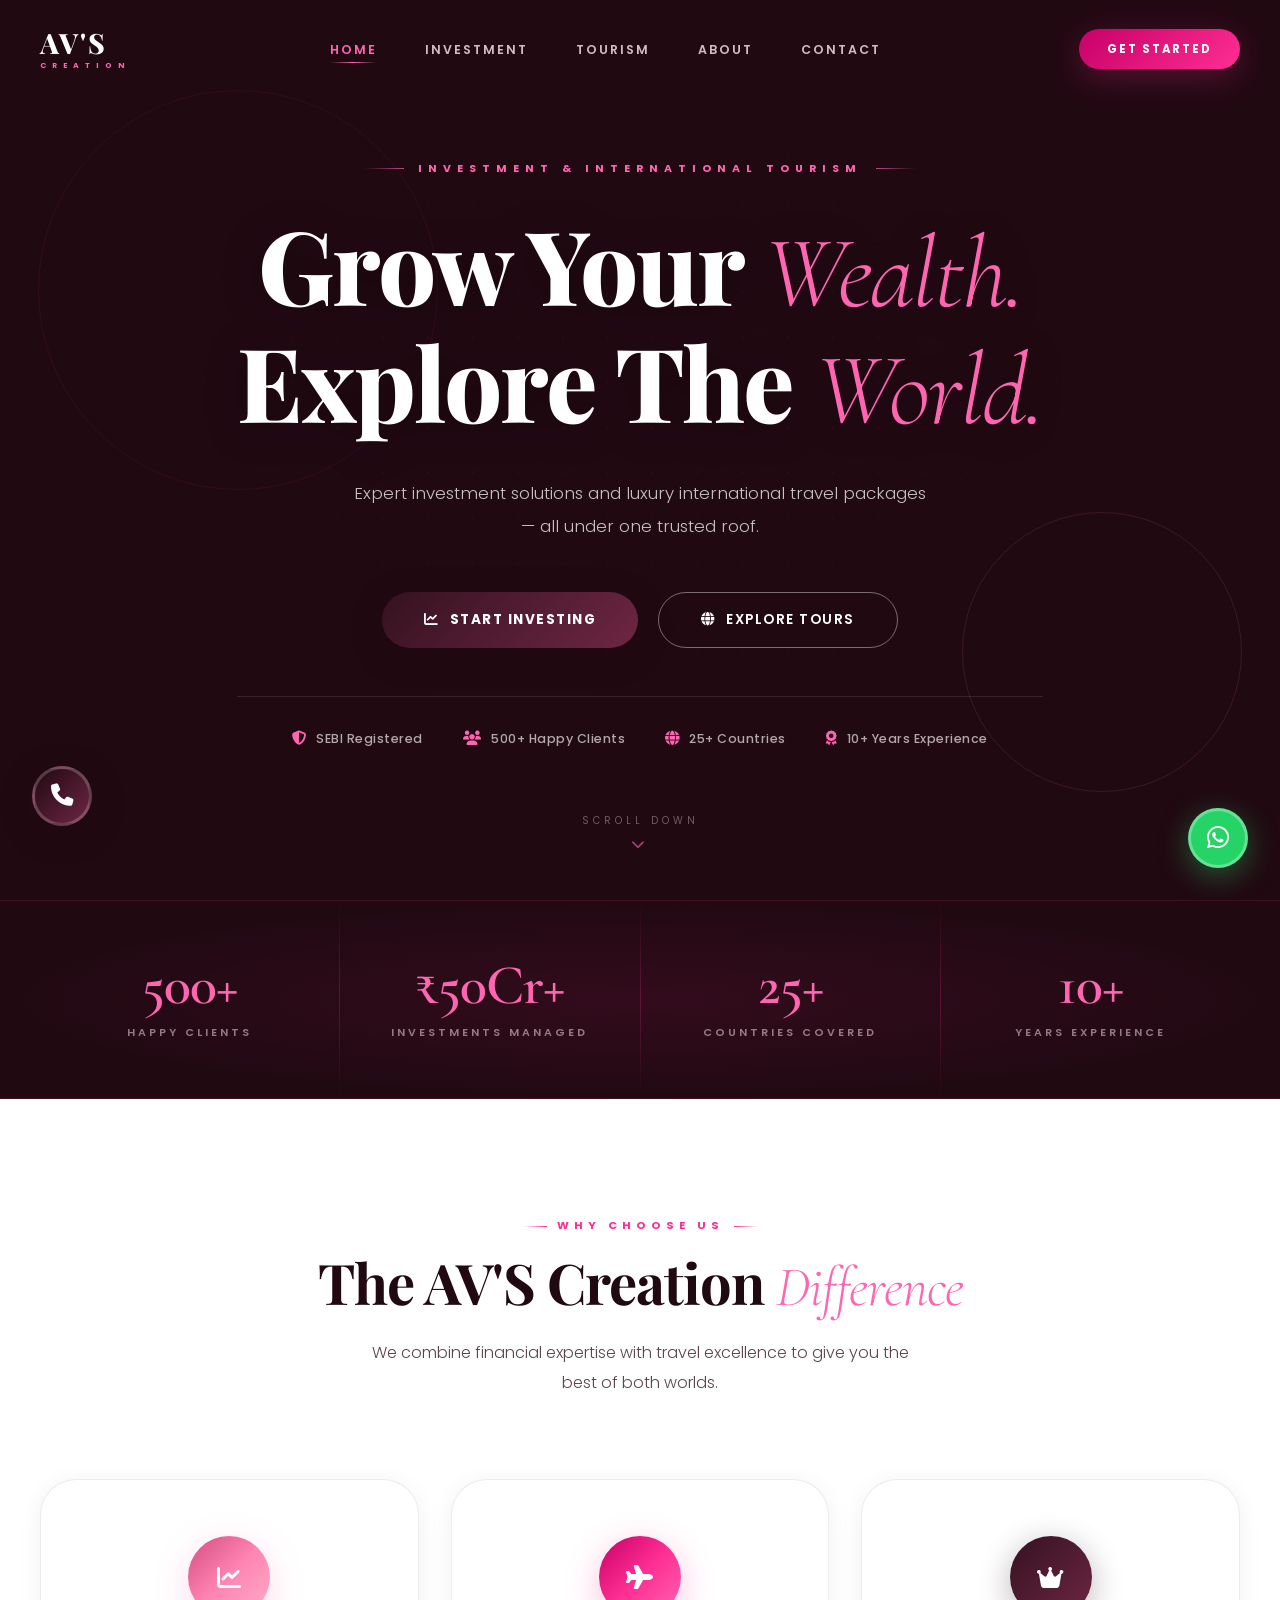
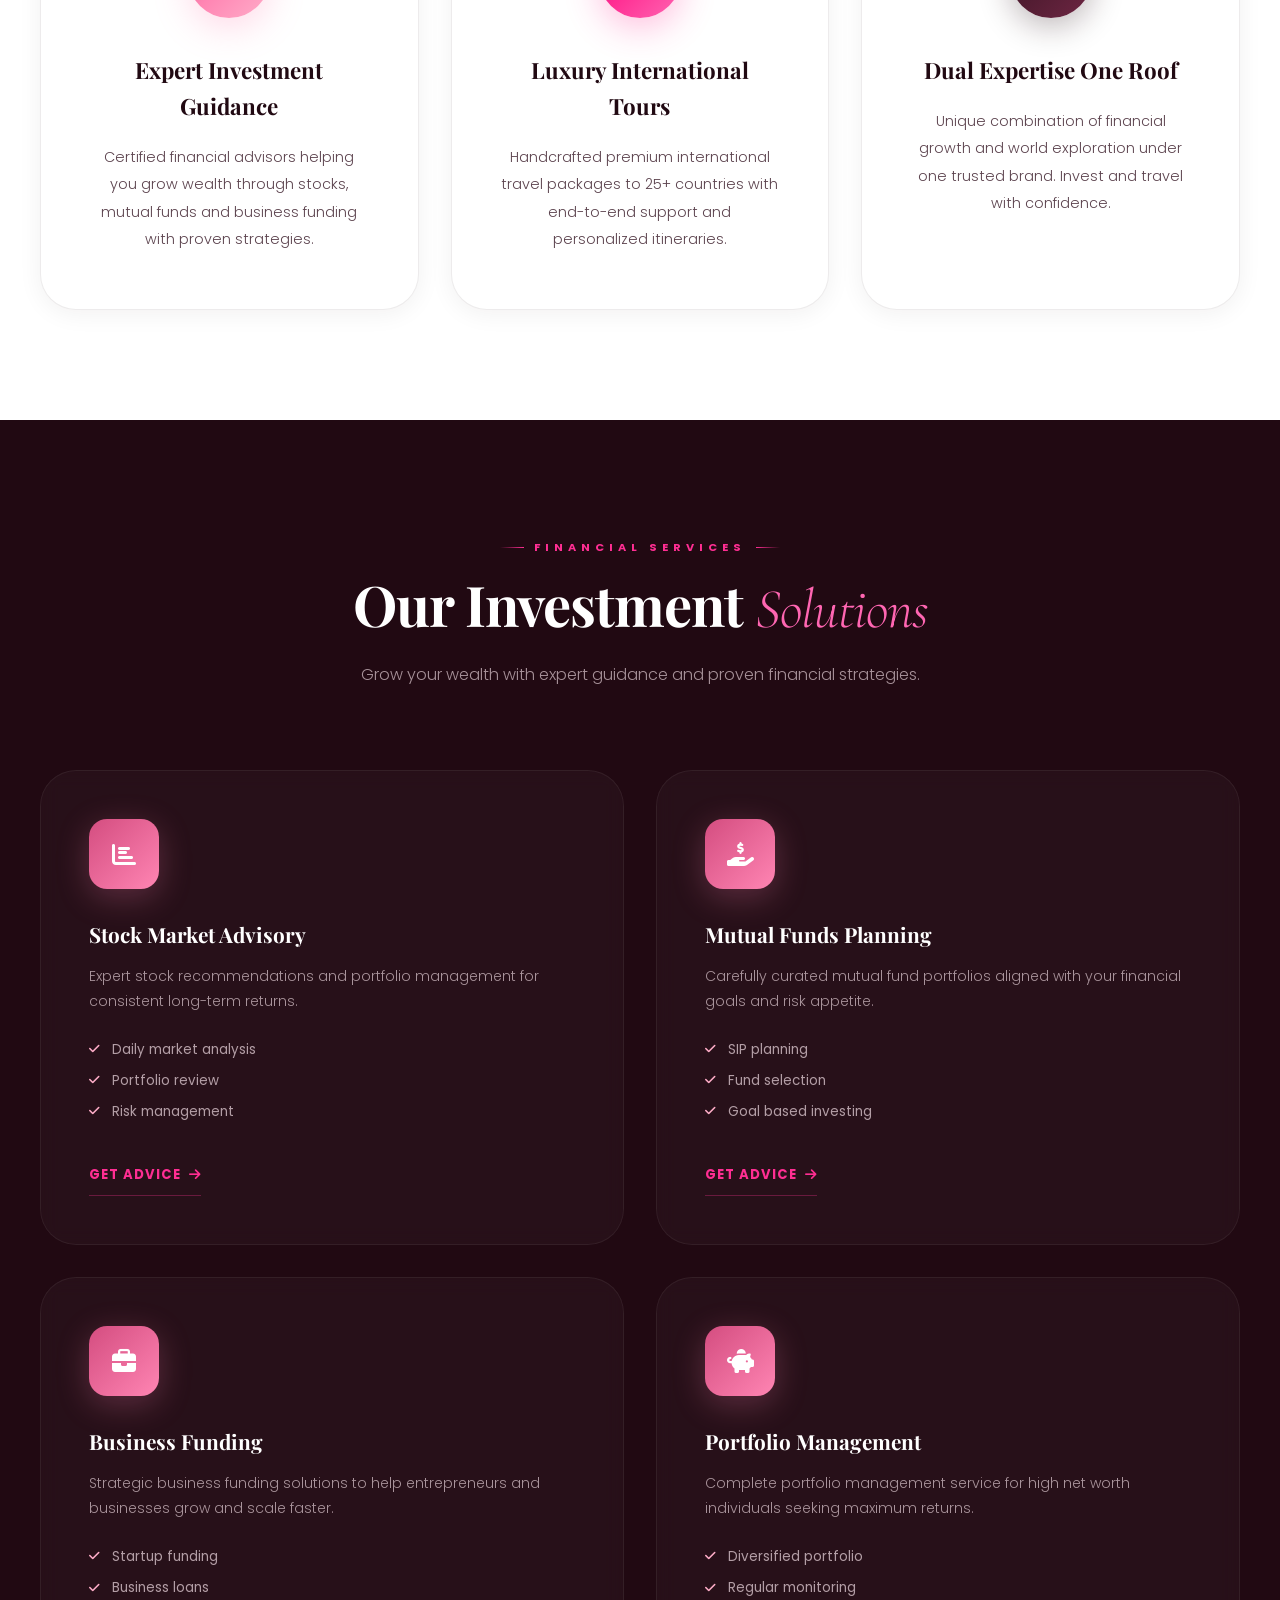
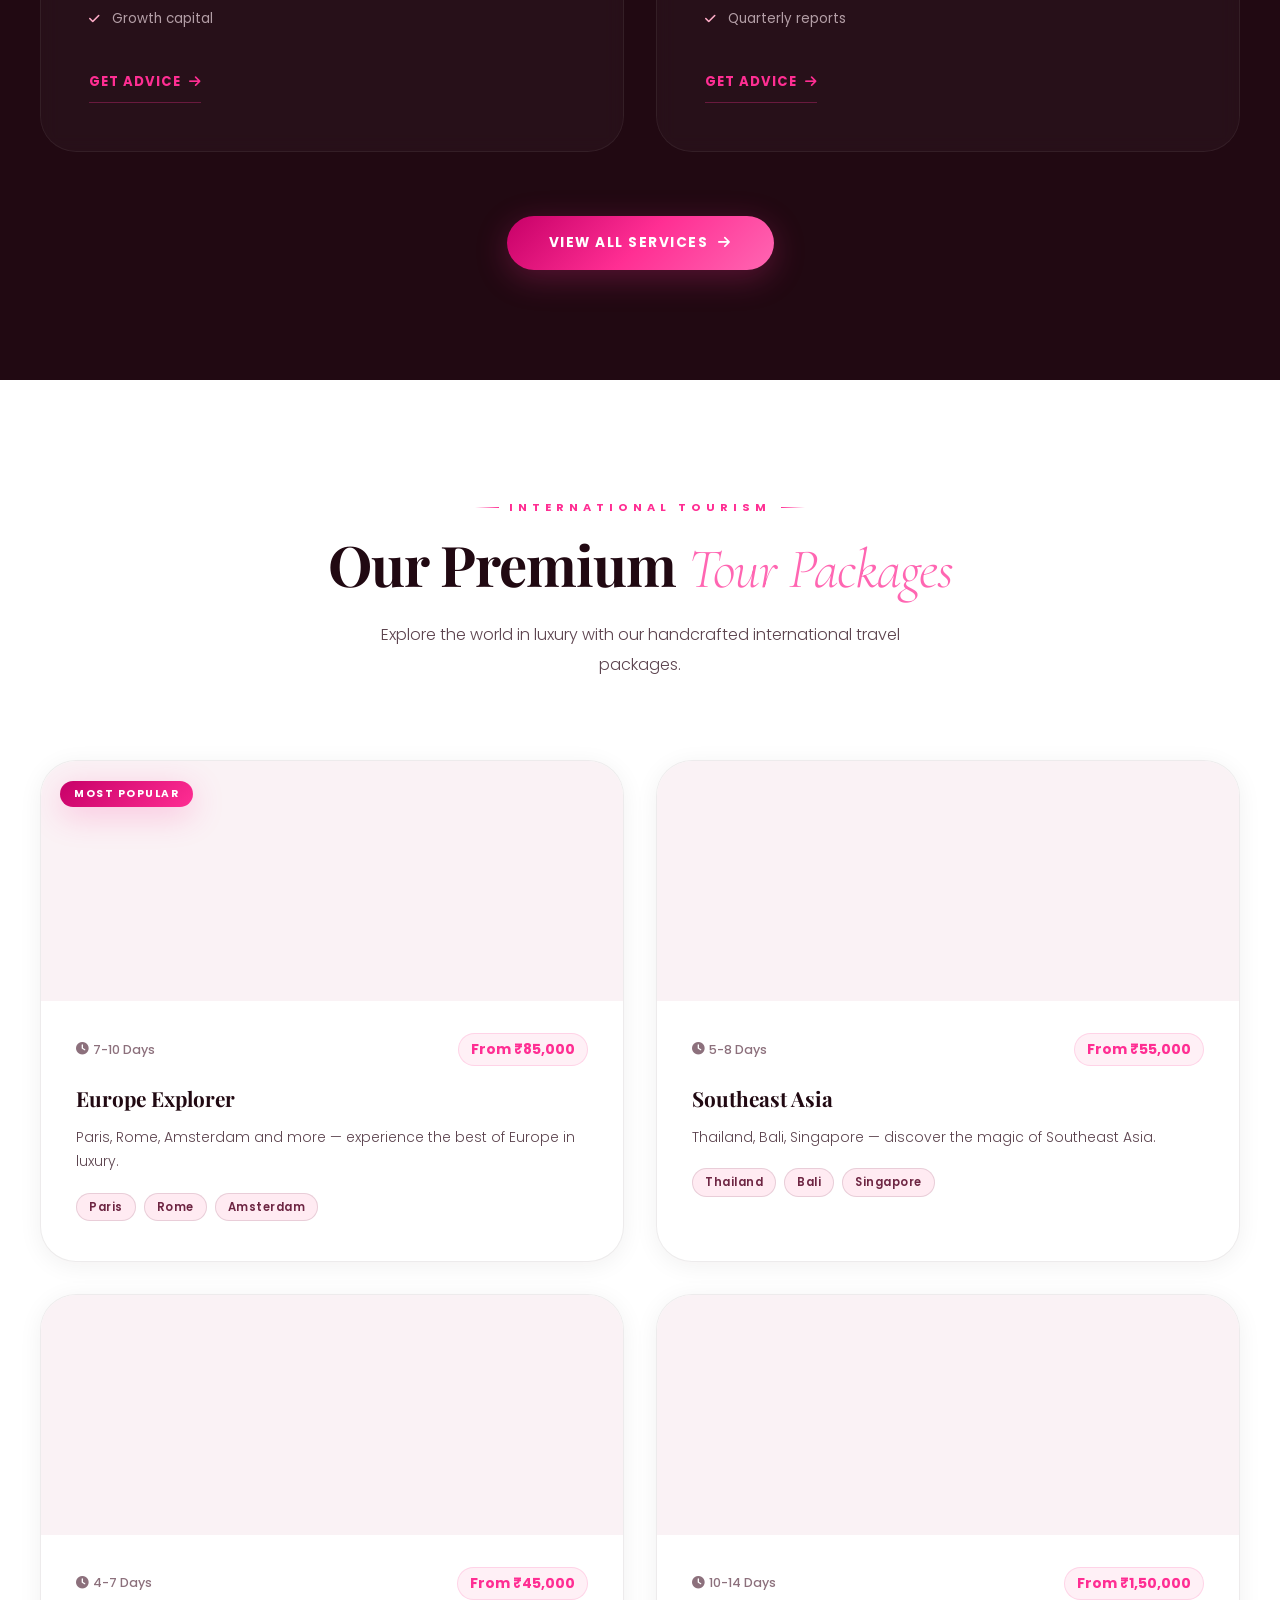
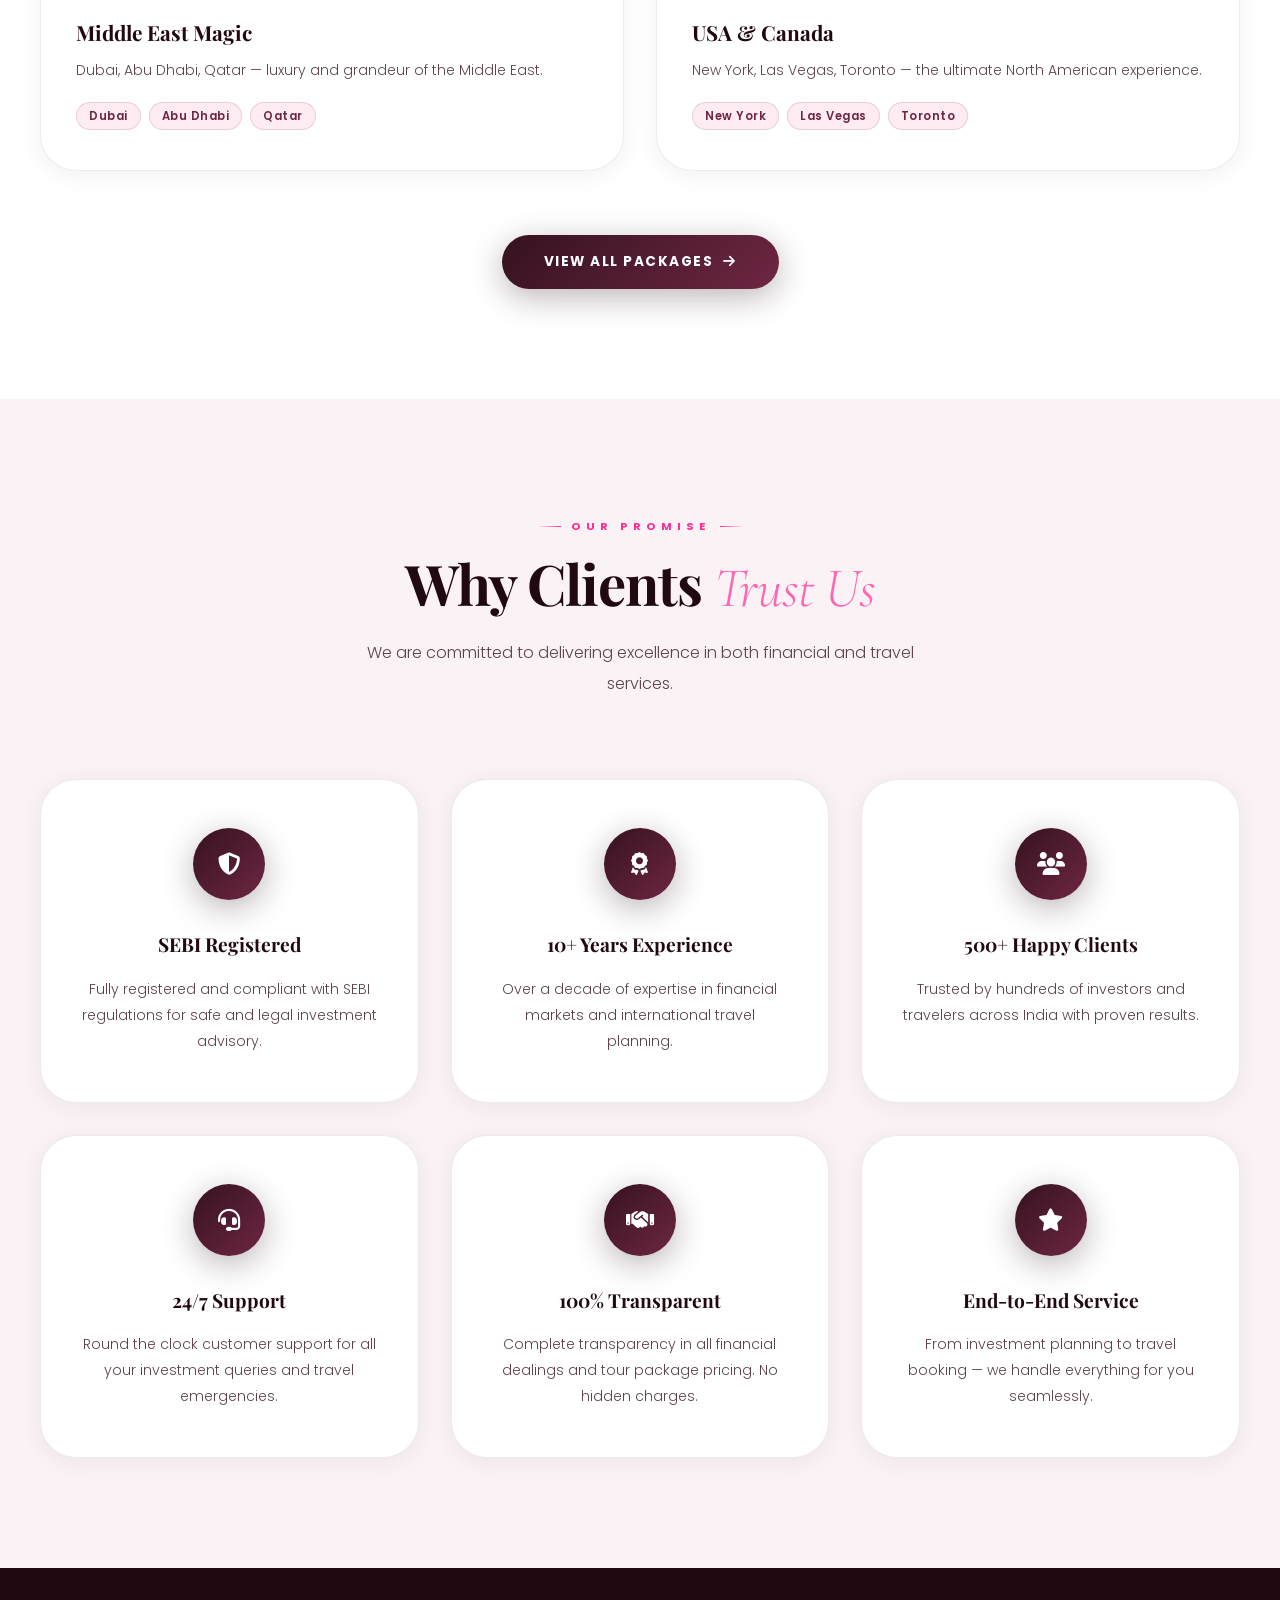
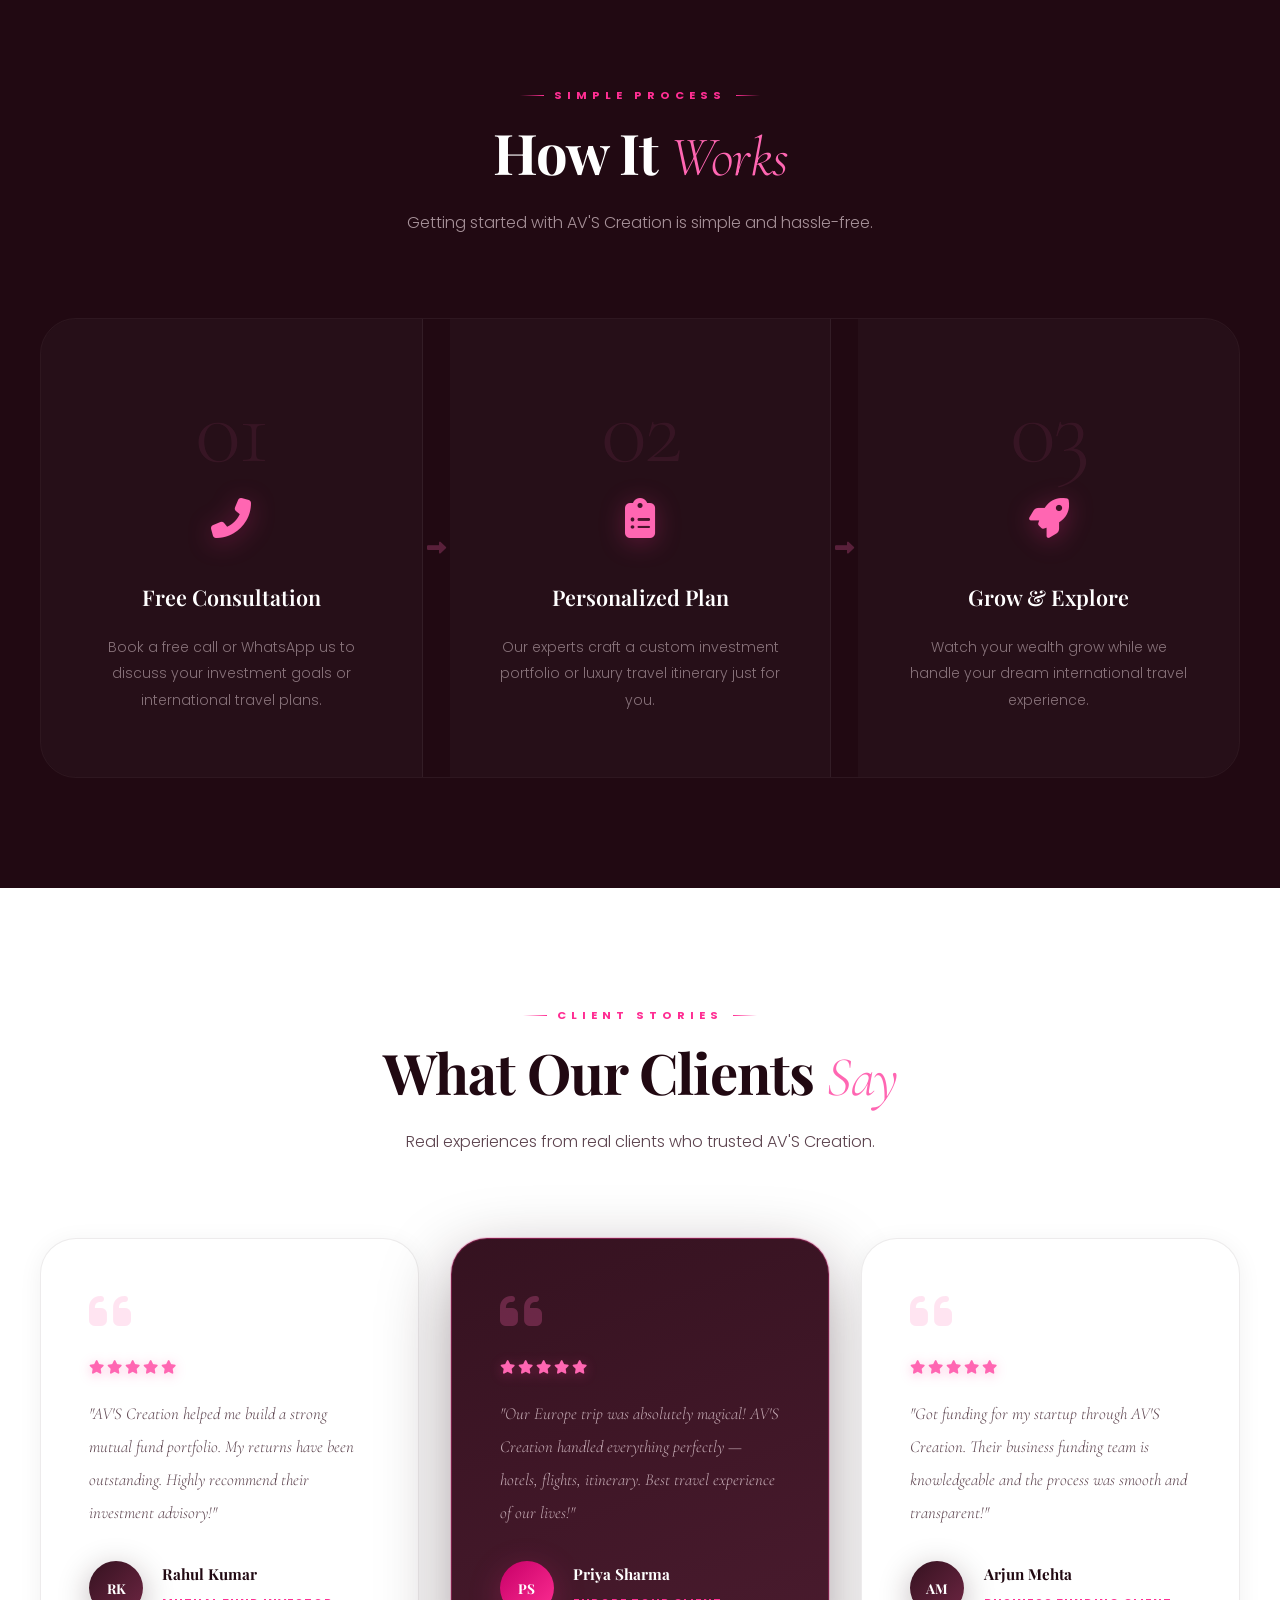
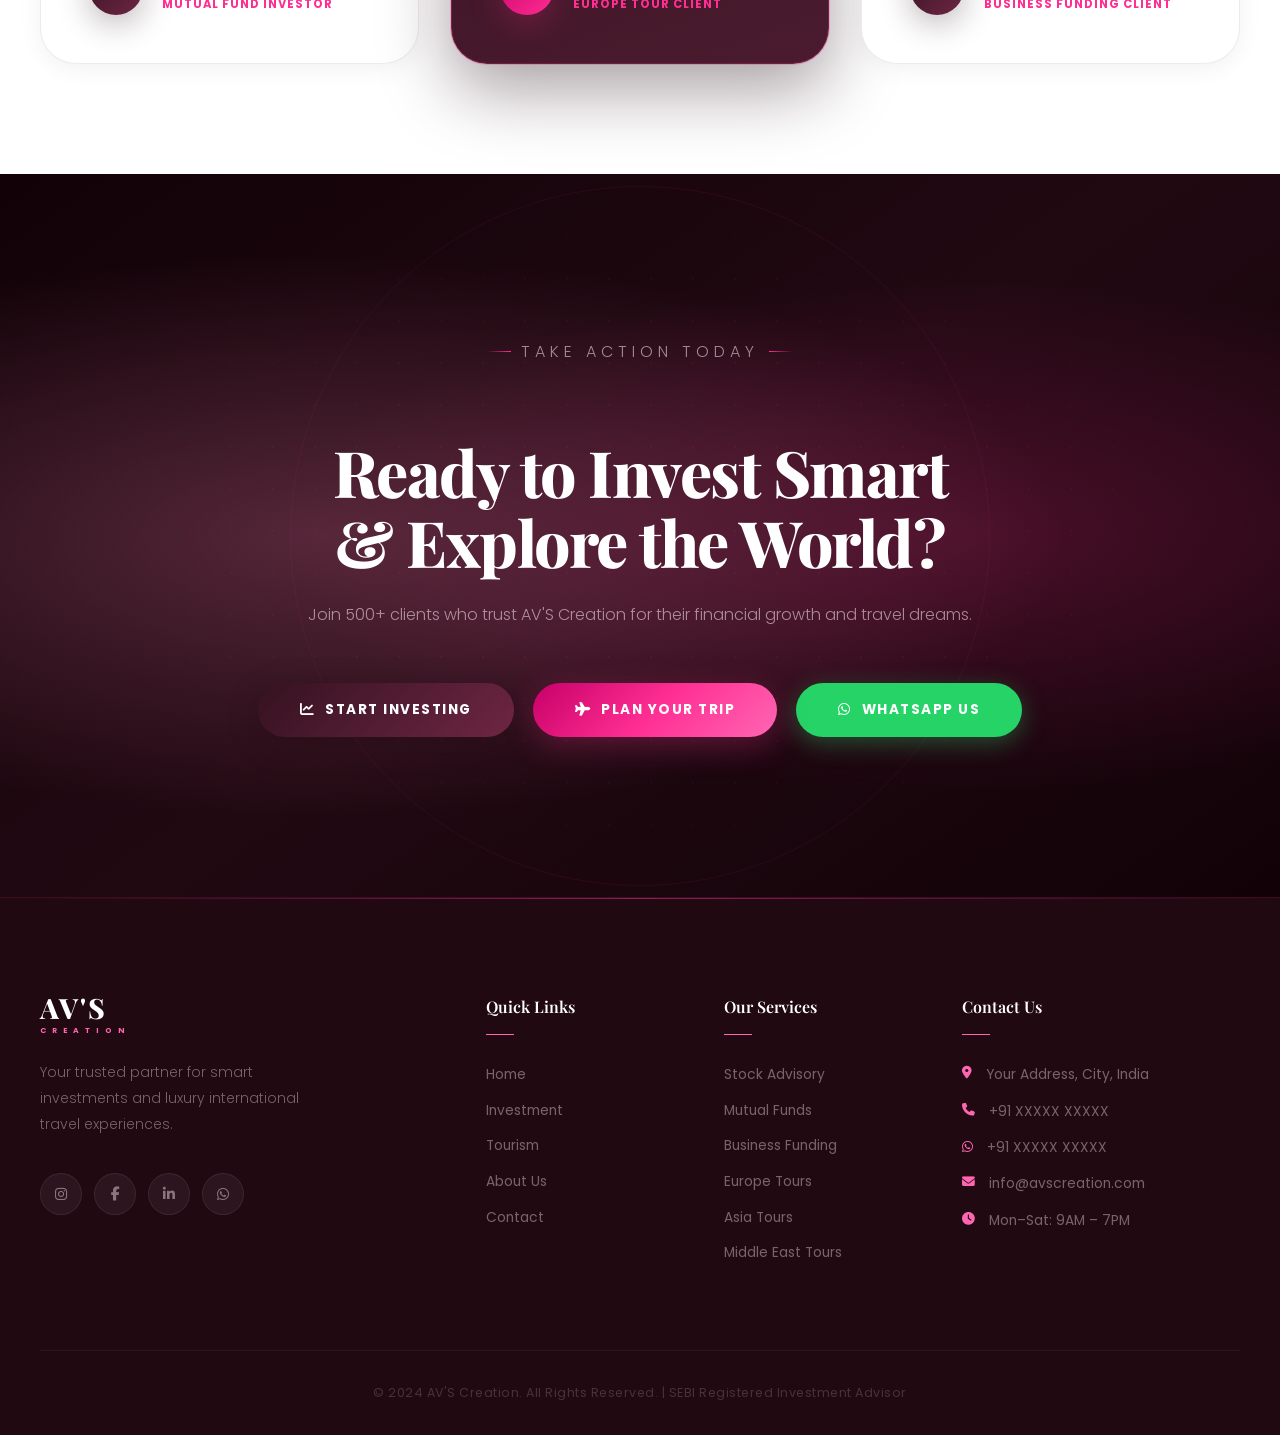
<file: index.html>
<!DOCTYPE html>
<html lang="en">
<head>
    <meta charset="UTF-8">
    <meta name="viewport" content="width=device-width, initial-scale=1.0">
    <title>AV'S Creation - Invest Smart. Explore World.</title>
    <link rel="stylesheet" href="style.css">
    <link rel="stylesheet" href="https://cdnjs.cloudflare.com/ajax/libs/font-awesome/6.5.0/css/all.min.css">
    <link href="https://fonts.googleapis.com/css2?family=Playfair+Display:ital,wght@0,400;0,500;0,600;0,700;0,800;1,400;1,600&family=Poppins:wght@300;400;500;600;700&family=Cormorant+Garamond:ital,wght@0,300;0,400;0,600;1,300;1,400&display=swap" rel="stylesheet">
</head>
<body>

    <!-- NAVBAR -->
    <nav class="navbar" id="navbar">
        <div class="nav-container">
            <a href="index.html" class="logo">
                <span class="logo-text">AV'S</span>
                <span class="logo-sub">CREATION</span>
            </a>
            <ul class="nav-links" id="navLinks">
                <li><a href="index.html" class="active">Home</a></li>
                <li><a href="investment.html">Investment</a></li>
                <li><a href="tourism.html">Tourism</a></li>
                <li><a href="about.html">About</a></li>
                <li><a href="contact.html">Contact</a></li>
            </ul>
            <a href="contact.html" class="nav-btn">Get Started</a>
            <div class="hamburger" id="hamburger">
                <span></span>
                <span></span>
                <span></span>
            </div>
        </div>
    </nav>

    <!-- HERO -->
    <section class="hero">
        <div class="hero-overlay"></div>

        <!-- ============================================ -->
        <!-- IMAGE 1: HERO BACKGROUND                    -->
        <!-- PASTE YOUR hero.jpg LINK BELOW              -->
        <!-- ============================================ -->
        <div class="hero-bg" style="background-image: url('https://i.ibb.co/zTFBbbdW/Hero-background.jpg'); background-size: cover; background-position: center;"></div>

        <div class="hero-content">
            <p class="hero-tagline">Investment & International Tourism</p>
            <h1 class="hero-title">Grow Your <em>Wealth.</em><br>Explore The <em>World.</em></h1>
            <p class="hero-desc">Expert investment solutions and luxury international travel packages — all under one trusted roof.</p>
            <div class="hero-btns">
                <a href="investment.html" class="btn-primary">
                    <i class="fas fa-chart-line"></i> Start Investing
                </a>
                <a href="tourism.html" class="btn-outline-white">
                    <i class="fas fa-globe"></i> Explore Tours
                </a>
            </div>
            <div class="hero-trust">
                <div class="hero-trust-item">
                    <i class="fas fa-shield-alt"></i>
                    <span>SEBI Registered</span>
                </div>
                <div class="hero-trust-item">
                    <i class="fas fa-users"></i>
                    <span>500+ Happy Clients</span>
                </div>
                <div class="hero-trust-item">
                    <i class="fas fa-globe"></i>
                    <span>25+ Countries</span>
                </div>
                <div class="hero-trust-item">
                    <i class="fas fa-award"></i>
                    <span>10+ Years Experience</span>
                </div>
            </div>
        </div>
        <div class="hero-scroll">
            <span>Scroll Down</span>
            <i class="fas fa-chevron-down"></i>
        </div>
    </section>

    <!-- STATS BAR -->
    <section class="stats-bar">
        <div class="container">
            <div class="stats-grid">
                <div class="stat-item">
                    <h3>500+</h3>
                    <p>Happy Clients</p>
                </div>
                <div class="stat-divider"></div>
                <div class="stat-item">
                    <h3>₹50Cr+</h3>
                    <p>Investments Managed</p>
                </div>
                <div class="stat-divider"></div>
                <div class="stat-item">
                    <h3>25+</h3>
                    <p>Countries Covered</p>
                </div>
                <div class="stat-divider"></div>
                <div class="stat-item">
                    <h3>10+</h3>
                    <p>Years Experience</p>
                </div>
            </div>
        </div>
    </section>

    <!-- VALUE PROPOSITION -->
    <section class="section">
        <div class="container">
            <div class="section-header">
                <p class="section-tag">Why Choose Us</p>
                <h2 class="section-title">The AV'S Creation <em>Difference</em></h2>
                <p class="section-desc">We combine financial expertise with travel excellence to give you the best of both worlds.</p>
            </div>
            <div class="value-grid">
                <div class="value-card">
                    <div class="value-icon invest-icon">
                        <i class="fas fa-chart-line"></i>
                    </div>
                    <h3>Expert Investment Guidance</h3>
                    <p>Certified financial advisors helping you grow wealth through stocks, mutual funds and business funding with proven strategies.</p>
                </div>
                <div class="value-card">
                    <div class="value-icon tour-icon">
                        <i class="fas fa-plane"></i>
                    </div>
                    <h3>Luxury International Tours</h3>
                    <p>Handcrafted premium international travel packages to 25+ countries with end-to-end support and personalized itineraries.</p>
                </div>
                <div class="value-card">
                    <div class="value-icon dual-icon">
                        <i class="fas fa-crown"></i>
                    </div>
                    <h3>Dual Expertise One Roof</h3>
                    <p>Unique combination of financial growth and world exploration under one trusted brand. Invest and travel with confidence.</p>
                </div>
            </div>
        </div>
    </section>

    <!-- INVESTMENT SERVICES -->
    <section class="section bg-navy">
        <div class="container">
            <div class="section-header">
                <p class="section-tag">Financial Services</p>
                <h2 class="section-title white">Our Investment <em>Solutions</em></h2>
                <p class="section-desc light">Grow your wealth with expert guidance and proven financial strategies.</p>
            </div>
            <div class="services-grid">
                <div class="service-card invest-card">
                    <div class="service-icon-wrap">
                        <i class="fas fa-chart-bar"></i>
                    </div>
                    <h3>Stock Market Advisory</h3>
                    <p>Expert stock recommendations and portfolio management for consistent long-term returns.</p>
                    <ul class="service-features">
                        <li><i class="fas fa-check"></i> Daily market analysis</li>
                        <li><i class="fas fa-check"></i> Portfolio review</li>
                        <li><i class="fas fa-check"></i> Risk management</li>
                    </ul>
                    <a href="contact.html" class="btn-service">Get Advice <i class="fas fa-arrow-right"></i></a>
                </div>
                <div class="service-card invest-card">
                    <div class="service-icon-wrap">
                        <i class="fas fa-hand-holding-usd"></i>
                    </div>
                    <h3>Mutual Funds Planning</h3>
                    <p>Carefully curated mutual fund portfolios aligned with your financial goals and risk appetite.</p>
                    <ul class="service-features">
                        <li><i class="fas fa-check"></i> SIP planning</li>
                        <li><i class="fas fa-check"></i> Fund selection</li>
                        <li><i class="fas fa-check"></i> Goal based investing</li>
                    </ul>
                    <a href="contact.html" class="btn-service">Get Advice <i class="fas fa-arrow-right"></i></a>
                </div>
                <div class="service-card invest-card">
                    <div class="service-icon-wrap">
                        <i class="fas fa-briefcase"></i>
                    </div>
                    <h3>Business Funding</h3>
                    <p>Strategic business funding solutions to help entrepreneurs and businesses grow and scale faster.</p>
                    <ul class="service-features">
                        <li><i class="fas fa-check"></i> Startup funding</li>
                        <li><i class="fas fa-check"></i> Business loans</li>
                        <li><i class="fas fa-check"></i> Growth capital</li>
                    </ul>
                    <a href="contact.html" class="btn-service">Get Advice <i class="fas fa-arrow-right"></i></a>
                </div>
                <div class="service-card invest-card">
                    <div class="service-icon-wrap">
                        <i class="fas fa-piggy-bank"></i>
                    </div>
                    <h3>Portfolio Management</h3>
                    <p>Complete portfolio management service for high net worth individuals seeking maximum returns.</p>
                    <ul class="service-features">
                        <li><i class="fas fa-check"></i> Diversified portfolio</li>
                        <li><i class="fas fa-check"></i> Regular monitoring</li>
                        <li><i class="fas fa-check"></i> Quarterly reports</li>
                    </ul>
                    <a href="contact.html" class="btn-service">Get Advice <i class="fas fa-arrow-right"></i></a>
                </div>
            </div>
            <div class="section-cta">
                <a href="investment.html" class="btn-gold">View All Services <i class="fas fa-arrow-right"></i></a>
            </div>
        </div>
    </section>

    <!-- TOURISM PACKAGES -->
    <section class="section">
        <div class="container">
            <div class="section-header">
                <p class="section-tag">International Tourism</p>
                <h2 class="section-title">Our Premium <em>Tour Packages</em></h2>
                <p class="section-desc">Explore the world in luxury with our handcrafted international travel packages.</p>
            </div>
            <div class="tours-grid">

                <!-- ============================================ -->
                <!-- IMAGE 2: EUROPE TOUR                        -->
                <!-- PASTE YOUR tour-europe.jpg LINK BELOW       -->
                <!-- ============================================ -->
                <div class="tour-card">
                    <div class="tour-img" style="background-image: url('https://i.ibb.co/3mbnyGN7/Europe-Tour-Card-to.png
'); background-size: cover; background-position: center;">
                        <div class="tour-badge">Most Popular</div>
                        <div class="tour-overlay">
                            <a href="contact.html" class="btn-tour">Book Now</a>
                        </div>
                    </div>
                    <div class="tour-info">
                        <div class="tour-meta">
                            <span class="tour-duration"><i class="fas fa-clock"></i> 7-10 Days</span>
                            <span class="tour-price">From ₹85,000</span>
                        </div>
                        <h3>Europe Explorer</h3>
                        <p>Paris, Rome, Amsterdam and more — experience the best of Europe in luxury.</p>
                        <div class="tour-tags">
                            <span>Paris</span>
                            <span>Rome</span>
                            <span>Amsterdam</span>
                        </div>
                    </div>
                </div>

                <!-- ============================================ -->
                <!-- IMAGE 3: SOUTHEAST ASIA TOUR                -->
                <!-- PASTE YOUR tour-asia.jpg LINK BELOW         -->
                <!-- ============================================ -->
                <div class="tour-card">
                    <div class="tour-img" style="background-image: url('https://i.ibb.co/0ptKxQ6T/ASIA-TOUR.png'); background-size: cover; background-position: center;">
                        <div class="tour-overlay">
                            <a href="contact.html" class="btn-tour">Book Now</a>
                        </div>
                    </div>
                    <div class="tour-info">
                        <div class="tour-meta">
                            <span class="tour-duration"><i class="fas fa-clock"></i> 5-8 Days</span>
                            <span class="tour-price">From ₹55,000</span>
                        </div>
                        <h3>Southeast Asia</h3>
                        <p>Thailand, Bali, Singapore — discover the magic of Southeast Asia.</p>
                        <div class="tour-tags">
                            <span>Thailand</span>
                            <span>Bali</span>
                            <span>Singapore</span>
                        </div>
                    </div>
                </div>

                <!-- ============================================ -->
                <!-- IMAGE 4: MIDDLE EAST TOUR                   -->
                <!-- PASTE YOUR tour-middle.jpg LINK BELOW       -->
                <!-- ============================================ -->
                <div class="tour-card">
                    <div class="tour-img" style="background-image: url('https://i.ibb.co/ZRytQQHC/MIDDLE-EAST-PHOTO.png'); background-size: cover; background-position: center;">
                        <div class="tour-overlay">
                            <a href="contact.html" class="btn-tour">Book Now</a>
                        </div>
                    </div>
                    <div class="tour-info">
                        <div class="tour-meta">
                            <span class="tour-duration"><i class="fas fa-clock"></i> 4-7 Days</span>
                            <span class="tour-price">From ₹45,000</span>
                        </div>
                        <h3>Middle East Magic</h3>
                        <p>Dubai, Abu Dhabi, Qatar — luxury and grandeur of the Middle East.</p>
                        <div class="tour-tags">
                            <span>Dubai</span>
                            <span>Abu Dhabi</span>
                            <span>Qatar</span>
                        </div>
                    </div>
                </div>

                <!-- ============================================ -->
                <!-- IMAGE 5: USA & CANADA TOUR                  -->
                <!-- PASTE YOUR tour-usa.jpg LINK BELOW          -->
                <!-- ============================================ -->
                <div class="tour-card">
                    <div class="tour-img" style="background-image: url('https://i.ibb.co/4vV0myt/USA-TOURISM.png'); background-size: cover; background-position: center;">
                        <div class="tour-overlay">
                            <a href="contact.html" class="btn-tour">Book Now</a>
                        </div>
                    </div>
                    <div class="tour-info">
                        <div class="tour-meta">
                            <span class="tour-duration"><i class="fas fa-clock"></i> 10-14 Days</span>
                            <span class="tour-price">From ₹1,50,000</span>
                        </div>
                        <h3>USA & Canada</h3>
                        <p>New York, Las Vegas, Toronto — the ultimate North American experience.</p>
                        <div class="tour-tags">
                            <span>New York</span>
                            <span>Las Vegas</span>
                            <span>Toronto</span>
                        </div>
                    </div>
                </div>

            </div>
            <div class="section-cta">
                <a href="tourism.html" class="btn-primary">View All Packages <i class="fas fa-arrow-right"></i></a>
            </div>
        </div>
    </section>

    <!-- WHY CHOOSE US -->
    <section class="section bg-light">
        <div class="container">
            <div class="section-header">
                <p class="section-tag">Our Promise</p>
                <h2 class="section-title">Why Clients <em>Trust Us</em></h2>
                <p class="section-desc">We are committed to delivering excellence in both financial and travel services.</p>
            </div>
            <div class="why-grid">
                <div class="why-card">
                    <div class="why-icon">
                        <i class="fas fa-shield-alt"></i>
                    </div>
                    <h3>SEBI Registered</h3>
                    <p>Fully registered and compliant with SEBI regulations for safe and legal investment advisory.</p>
                </div>
                <div class="why-card">
                    <div class="why-icon">
                        <i class="fas fa-award"></i>
                    </div>
                    <h3>10+ Years Experience</h3>
                    <p>Over a decade of expertise in financial markets and international travel planning.</p>
                </div>
                <div class="why-card">
                    <div class="why-icon">
                        <i class="fas fa-users"></i>
                    </div>
                    <h3>500+ Happy Clients</h3>
                    <p>Trusted by hundreds of investors and travelers across India with proven results.</p>
                </div>
                <div class="why-card">
                    <div class="why-icon">
                        <i class="fas fa-headset"></i>
                    </div>
                    <h3>24/7 Support</h3>
                    <p>Round the clock customer support for all your investment queries and travel emergencies.</p>
                </div>
                <div class="why-card">
                    <div class="why-icon">
                        <i class="fas fa-handshake"></i>
                    </div>
                    <h3>100% Transparent</h3>
                    <p>Complete transparency in all financial dealings and tour package pricing. No hidden charges.</p>
                </div>
                <div class="why-card">
                    <div class="why-icon">
                        <i class="fas fa-star"></i>
                    </div>
                    <h3>End-to-End Service</h3>
                    <p>From investment planning to travel booking — we handle everything for you seamlessly.</p>
                </div>
            </div>
        </div>
    </section>

    <!-- HOW IT WORKS -->
    <section class="section bg-navy">
        <div class="container">
            <div class="section-header">
                <p class="section-tag">Simple Process</p>
                <h2 class="section-title white">How It <em>Works</em></h2>
                <p class="section-desc light">Getting started with AV'S Creation is simple and hassle-free.</p>
            </div>
            <div class="steps-grid">
                <div class="step-card">
                    <div class="step-number">01</div>
                    <div class="step-icon"><i class="fas fa-phone-alt"></i></div>
                    <h3>Free Consultation</h3>
                    <p>Book a free call or WhatsApp us to discuss your investment goals or international travel plans.</p>
                </div>
                <div class="step-arrow"><i class="fas fa-long-arrow-alt-right"></i></div>
                <div class="step-card">
                    <div class="step-number">02</div>
                    <div class="step-icon"><i class="fas fa-clipboard-list"></i></div>
                    <h3>Personalized Plan</h3>
                    <p>Our experts craft a custom investment portfolio or luxury travel itinerary just for you.</p>
                </div>
                <div class="step-arrow"><i class="fas fa-long-arrow-alt-right"></i></div>
                <div class="step-card">
                    <div class="step-number">03</div>
                    <div class="step-icon"><i class="fas fa-rocket"></i></div>
                    <h3>Grow & Explore</h3>
                    <p>Watch your wealth grow while we handle your dream international travel experience.</p>
                </div>
            </div>
        </div>
    </section>

    <!-- TESTIMONIALS -->
    <section class="section">
        <div class="container">
            <div class="section-header">
                <p class="section-tag">Client Stories</p>
                <h2 class="section-title">What Our Clients <em>Say</em></h2>
                <p class="section-desc">Real experiences from real clients who trusted AV'S Creation.</p>
            </div>
            <div class="testimonials-grid">
                <div class="testimonial-card">
                    <div class="quote-icon"><i class="fas fa-quote-left"></i></div>
                    <div class="stars">
                        <i class="fas fa-star"></i><i class="fas fa-star"></i>
                        <i class="fas fa-star"></i><i class="fas fa-star"></i>
                        <i class="fas fa-star"></i>
                    </div>
                    <p>"AV'S Creation helped me build a strong mutual fund portfolio. My returns have been outstanding. Highly recommend their investment advisory!"</p>
                    <div class="client-info">
                        <div class="client-avatar">RK</div>
                        <div>
                            <h4>Rahul Kumar</h4>
                            <span>Mutual Fund Investor</span>
                        </div>
                    </div>
                </div>
                <div class="testimonial-card featured">
                    <div class="quote-icon"><i class="fas fa-quote-left"></i></div>
                    <div class="stars">
                        <i class="fas fa-star"></i><i class="fas fa-star"></i>
                        <i class="fas fa-star"></i><i class="fas fa-star"></i>
                        <i class="fas fa-star"></i>
                    </div>
                    <p>"Our Europe trip was absolutely magical! AV'S Creation handled everything perfectly — hotels, flights, itinerary. Best travel experience of our lives!"</p>
                    <div class="client-info">
                        <div class="client-avatar">PS</div>
                        <div>
                            <h4>Priya Sharma</h4>
                            <span>Europe Tour Client</span>
                        </div>
                    </div>
                </div>
                <div class="testimonial-card">
                    <div class="quote-icon"><i class="fas fa-quote-left"></i></div>
                    <div class="stars">
                        <i class="fas fa-star"></i><i class="fas fa-star"></i>
                        <i class="fas fa-star"></i><i class="fas fa-star"></i>
                        <i class="fas fa-star"></i>
                    </div>
                    <p>"Got funding for my startup through AV'S Creation. Their business funding team is knowledgeable and the process was smooth and transparent!"</p>
                    <div class="client-info">
                        <div class="client-avatar">AM</div>
                        <div>
                            <h4>Arjun Mehta</h4>
                            <span>Business Funding Client</span>
                        </div>
                    </div>
                </div>
            </div>
        </div>
    </section>

    <!-- CTA SECTION -->
    <section class="cta-section">
        <div class="cta-overlay"></div>
        <div class="container">
            <div class="cta-content">
                <p class="section-tag">Take Action Today</p>
                <h2>Ready to Invest Smart<br>& Explore the World?</h2>
                <p>Join 500+ clients who trust AV'S Creation for their financial growth and travel dreams.</p>
                <div class="cta-btns">
                    <a href="contact.html" class="btn-primary">
                        <i class="fas fa-chart-line"></i> Start Investing
                    </a>
                    <a href="tourism.html" class="btn-gold">
                        <i class="fas fa-plane"></i> Plan Your Trip
                    </a>
                    <a href="https://wa.me/+91XXXXXXXXXX" class="btn-whatsapp" target="_blank">
                        <i class="fab fa-whatsapp"></i> WhatsApp Us
                    </a>
                </div>
            </div>
        </div>
    </section>

    <!-- FOOTER -->
    <footer class="footer">
        <div class="container">
            <div class="footer-grid">
                <div class="footer-brand">
                    <a href="index.html" class="logo">
                        <span class="logo-text">AV'S</span>
                        <span class="logo-sub">CREATION</span>
                    </a>
                    <p>Your trusted partner for smart investments and luxury international travel experiences.</p>
                    <div class="social-links">
                        <a href="#"><i class="fab fa-instagram"></i></a>
                        <a href="#"><i class="fab fa-facebook-f"></i></a>
                        <a href="#"><i class="fab fa-linkedin-in"></i></a>
                        <a href="#"><i class="fab fa-whatsapp"></i></a>
                    </div>
                </div>
                <div class="footer-col">
                    <h4>Quick Links</h4>
                    <ul>
                        <li><a href="index.html">Home</a></li>
                        <li><a href="investment.html">Investment</a></li>
                        <li><a href="tourism.html">Tourism</a></li>
                        <li><a href="about.html">About Us</a></li>
                        <li><a href="contact.html">Contact</a></li>
                    </ul>
                </div>
                <div class="footer-col">
                    <h4>Our Services</h4>
                    <ul>
                        <li><a href="investment.html">Stock Advisory</a></li>
                        <li><a href="investment.html">Mutual Funds</a></li>
                        <li><a href="investment.html">Business Funding</a></li>
                        <li><a href="tourism.html">Europe Tours</a></li>
                        <li><a href="tourism.html">Asia Tours</a></li>
                        <li><a href="tourism.html">Middle East Tours</a></li>
                    </ul>
                </div>
                <div class="footer-col">
                    <h4>Contact Us</h4>
                    <div class="footer-contact">
                        <p><i class="fas fa-map-marker-alt"></i> Your Address, City, India</p>
                        <p><i class="fas fa-phone"></i> +91 XXXXX XXXXX</p>
                        <p><i class="fab fa-whatsapp"></i> +91 XXXXX XXXXX</p>
                        <p><i class="fas fa-envelope"></i> info@avscreation.com</p>
                        <p><i class="fas fa-clock"></i> Mon–Sat: 9AM – 7PM</p>
                    </div>
                </div>
            </div>
            <div class="footer-bottom">
                <p>© 2024 AV'S Creation. All Rights Reserved. | SEBI Registered Investment Advisor</p>
            </div>
        </div>
    </footer>

    <!-- FLOATING BUTTONS -->
    <div class="whatsapp-float">
        <span class="whatsapp-label">Chat on WhatsApp</span>
        <a href="https://wa.me/+91XXXXXXXXXX" target="_blank" class="whatsapp-btn">
            <i class="fab fa-whatsapp"></i>
        </a>
    </div>

    <div class="call-float">
        <a href="tel:+91XXXXXXXXXX" class="call-btn">
            <i class="fas fa-phone"></i>
        </a>
        <span class="call-label">Call Us Now</span>
    </div>

    <script src="script.js"></script>
</body>
</html>
</file>
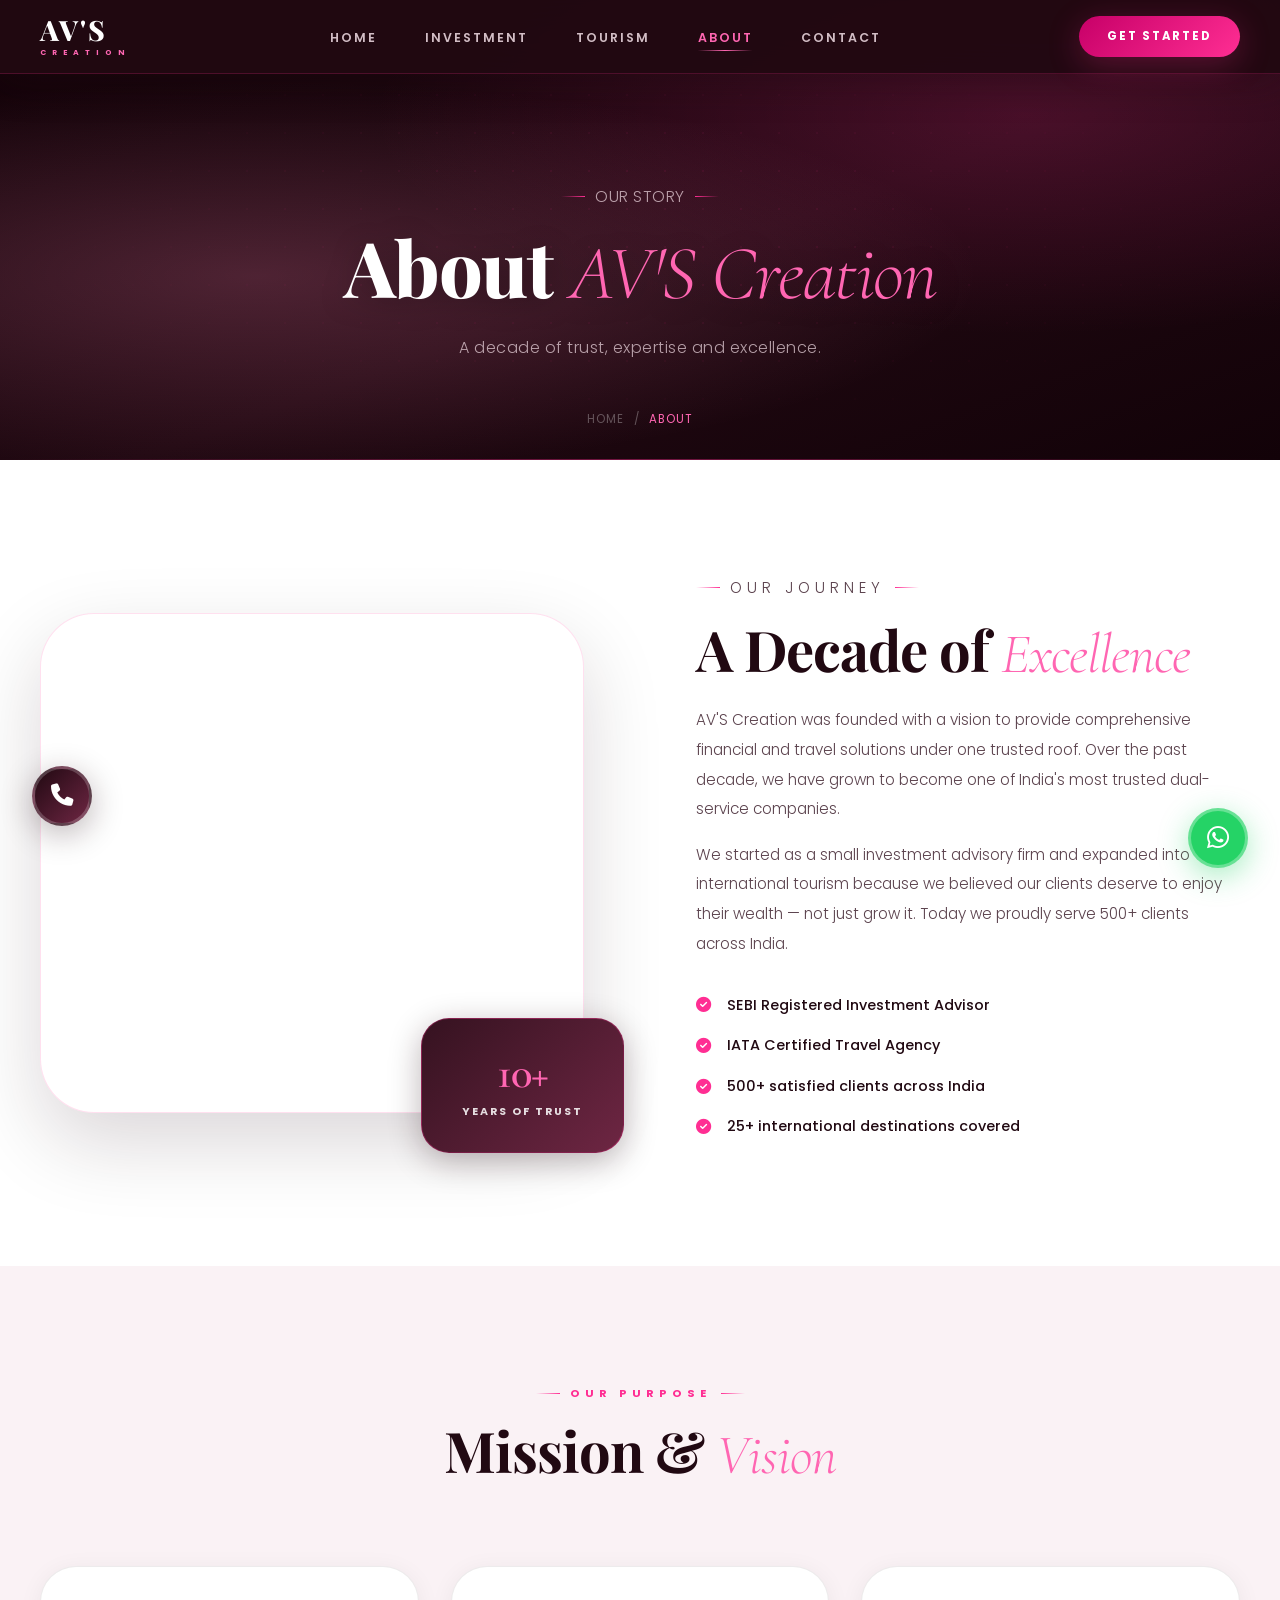
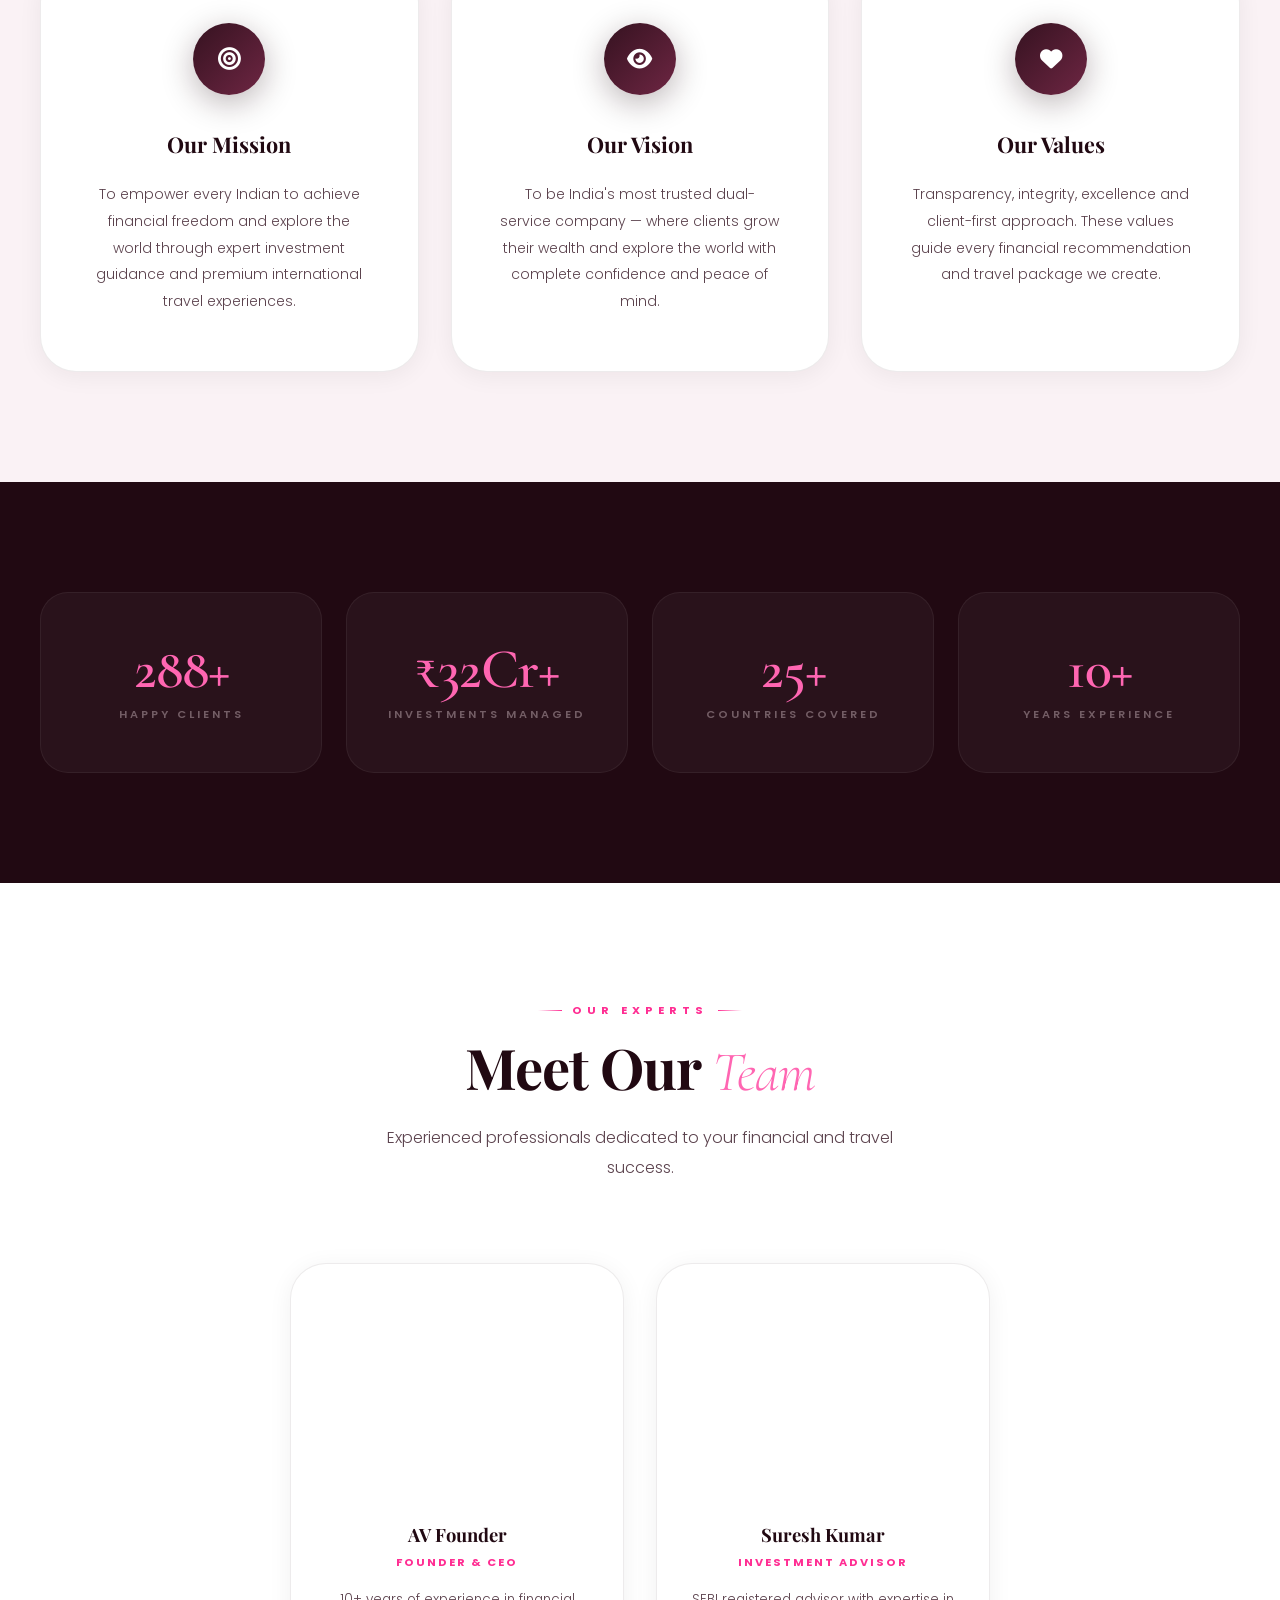
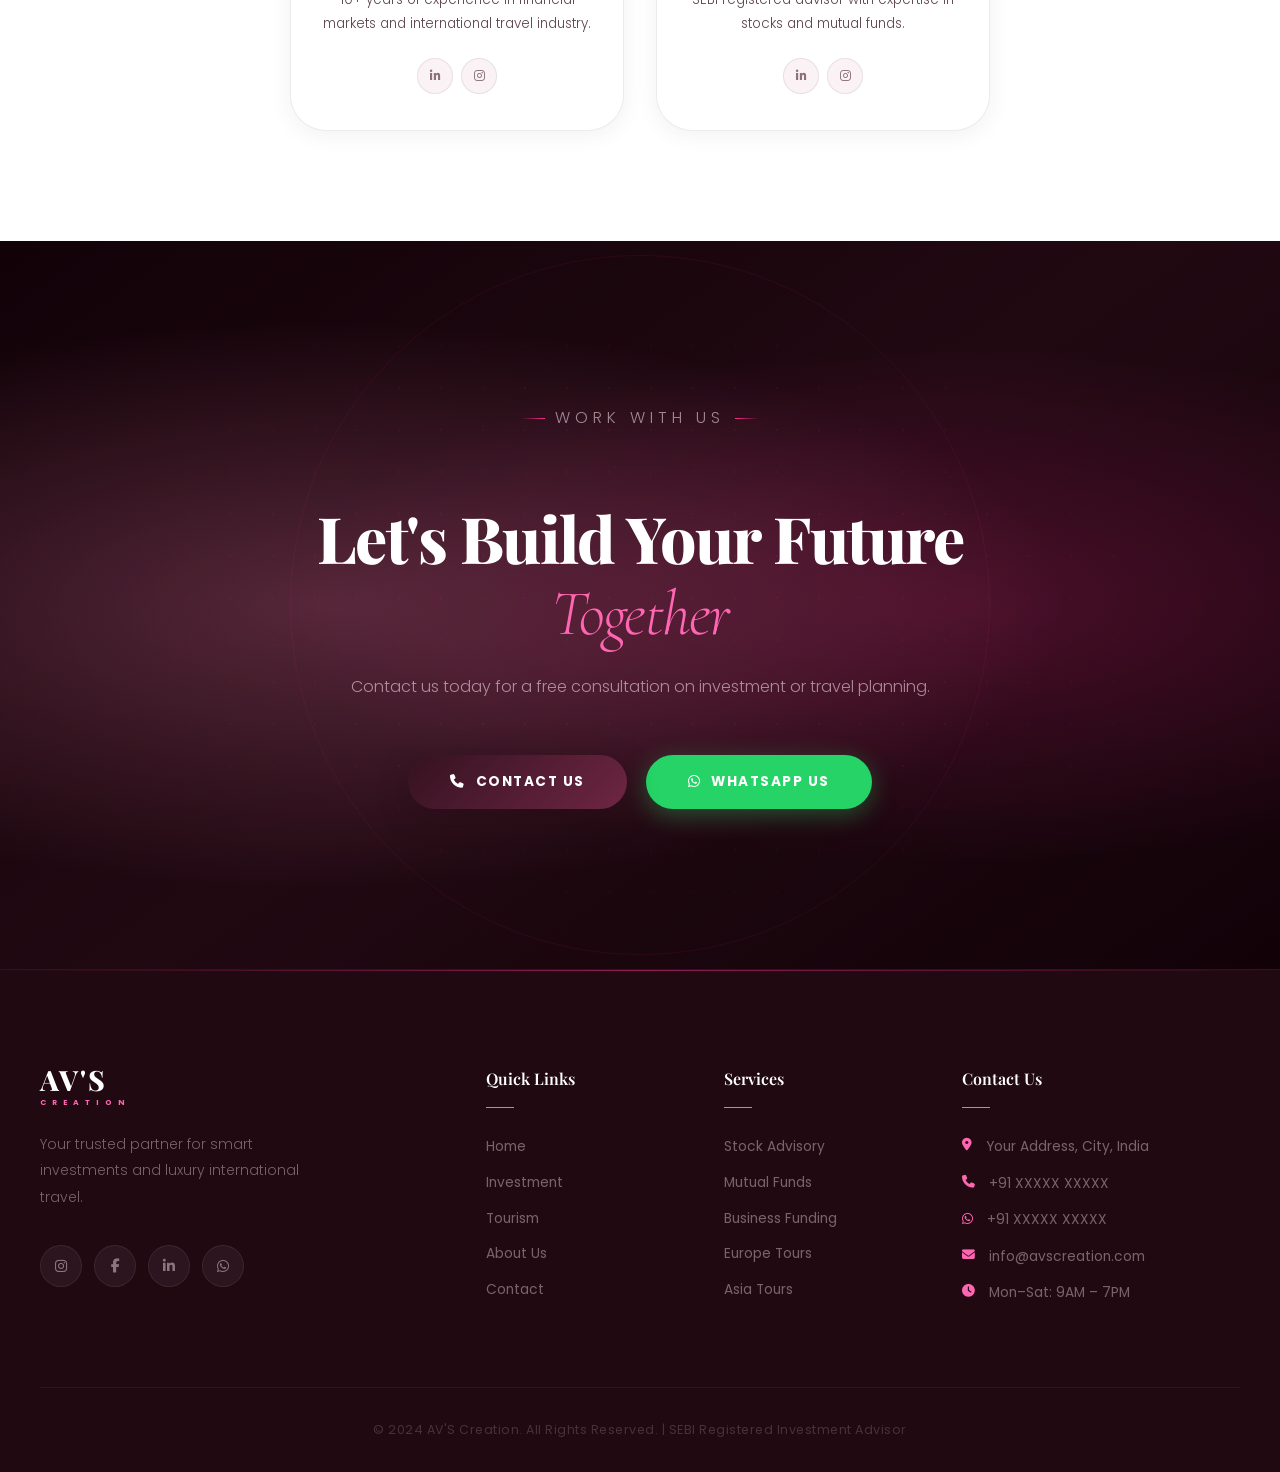
<file: about.html>
<!DOCTYPE html>
<html lang="en">
<head>
    <meta charset="UTF-8">
    <meta name="viewport" content="width=device-width, initial-scale=1.0">
    <title>About Us - AV'S Creation</title>
    <link rel="stylesheet" href="style.css">
    <link rel="stylesheet" href="https://cdnjs.cloudflare.com/ajax/libs/font-awesome/6.5.0/css/all.min.css">
    <link href="https://fonts.googleapis.com/css2?family=Playfair+Display:ital,wght@0,400;0,500;0,600;0,700;0,800;1,400;1,600&family=Poppins:wght@300;400;500;600;700&family=Cormorant+Garamond:ital,wght@0,300;0,400;0,600;1,300;1,400&display=swap" rel="stylesheet">
</head>
<body>

    <!-- NAVBAR -->
    <nav class="navbar scrolled" id="navbar">
        <div class="nav-container">
            <a href="index.html" class="logo">
                <span class="logo-text">AV'S</span>
                <span class="logo-sub">CREATION</span>
            </a>
            <ul class="nav-links" id="navLinks">
                <li><a href="index.html">Home</a></li>
                <li><a href="investment.html">Investment</a></li>
                <li><a href="tourism.html">Tourism</a></li>
                <li><a href="about.html" class="active">About</a></li>
                <li><a href="contact.html">Contact</a></li>
            </ul>
            <a href="contact.html" class="nav-btn">Get Started</a>
            <div class="hamburger" id="hamburger">
                <span></span>
                <span></span>
                <span></span>
            </div>
        </div>
    </nav>

    <!-- PAGE HERO -->
    <section class="page-hero">
        <div class="page-hero-overlay"></div>
        <div class="page-hero-content">
            <p class="section-tag">Our Story</p>
            <h1>About <em>AV'S Creation</em></h1>
            <p>A decade of trust, expertise and excellence.</p>
        </div>
        <div class="breadcrumb">
            <a href="index.html">Home</a>
            <span>/</span>
            <span>About</span>
        </div>
    </section>

    <!-- STORY -->
    <section class="section">
        <div class="container">
            <div class="two-col">
                <div class="two-col-img">

                    <!-- ============================================ -->
                    <!-- IMAGE 11: ABOUT STORY IMAGE                 -->
                    <!-- PASTE YOUR about-story.jpg LINK BELOW       -->
                    <!-- ============================================ -->
                    <div class="img-placeholder about-placeholder" style="background-image: url('https://i.ibb.co/MDmbVfdM/ABOUT-STORY.jpg'); background-size: cover; background-position: center;">
                    </div>

                    <div class="experience-badge">
                        <h3>10+</h3>
                        <p>Years of Trust</p>
                    </div>
                </div>
                <div class="two-col-text">
                    <p class="section-tag">Our Journey</p>
                    <h2 class="section-title">A Decade of <em>Excellence</em></h2>
                    <p>AV'S Creation was founded with a vision to provide comprehensive financial and travel solutions under one trusted roof. Over the past decade, we have grown to become one of India's most trusted dual-service companies.</p>
                    <p style="margin-top: 1rem;">We started as a small investment advisory firm and expanded into international tourism because we believed our clients deserve to enjoy their wealth — not just grow it. Today we proudly serve 500+ clients across India.</p>
                    <div class="about-values">
                        <div class="about-value">
                            <i class="fas fa-check-circle"></i>
                            <span>SEBI Registered Investment Advisor</span>
                        </div>
                        <div class="about-value">
                            <i class="fas fa-check-circle"></i>
                            <span>IATA Certified Travel Agency</span>
                        </div>
                        <div class="about-value">
                            <i class="fas fa-check-circle"></i>
                            <span>500+ satisfied clients across India</span>
                        </div>
                        <div class="about-value">
                            <i class="fas fa-check-circle"></i>
                            <span>25+ international destinations covered</span>
                        </div>
                    </div>
                </div>
            </div>
        </div>
    </section>

    <!-- MISSION VISION -->
    <section class="section bg-light">
        <div class="container">
            <div class="section-header">
                <p class="section-tag">Our Purpose</p>
                <h2 class="section-title">Mission & <em>Vision</em></h2>
            </div>
            <div class="mv-grid">
                <div class="mv-card">
                    <div class="mv-icon">
                        <i class="fas fa-bullseye"></i>
                    </div>
                    <h3>Our Mission</h3>
                    <p>To empower every Indian to achieve financial freedom and explore the world through expert investment guidance and premium international travel experiences.</p>
                </div>
                <div class="mv-card">
                    <div class="mv-icon">
                        <i class="fas fa-eye"></i>
                    </div>
                    <h3>Our Vision</h3>
                    <p>To be India's most trusted dual-service company — where clients grow their wealth and explore the world with complete confidence and peace of mind.</p>
                </div>
                <div class="mv-card">
                    <div class="mv-icon">
                        <i class="fas fa-heart"></i>
                    </div>
                    <h3>Our Values</h3>
                    <p>Transparency, integrity, excellence and client-first approach. These values guide every financial recommendation and travel package we create.</p>
                </div>
            </div>
        </div>
    </section>

    <!-- STATS -->
    <section class="section bg-navy">
        <div class="container">
            <div class="stats-full-grid">
                <div class="stat-full-item">
                    <h2>500+</h2>
                    <p>Happy Clients</p>
                </div>
                <div class="stat-full-item">
                    <h2>₹50Cr+</h2>
                    <p>Investments Managed</p>
                </div>
                <div class="stat-full-item">
                    <h2>25+</h2>
                    <p>Countries Covered</p>
                </div>
                <div class="stat-full-item">
                    <h2>10+</h2>
                    <p>Years Experience</p>
                </div>
            </div>
        </div>
    </section>

    <!-- TEAM - ONLY 2 MEMBERS -->
    <section class="section">
        <div class="container">
            <div class="section-header">
                <p class="section-tag">Our Experts</p>
                <h2 class="section-title">Meet Our <em>Team</em></h2>
                <p class="section-desc">Experienced professionals dedicated to your financial and travel success.</p>
            </div>
            <div class="team-grid" style="grid-template-columns: repeat(2, 1fr); max-width: 700px; margin: 0 auto;">

                <!-- ============================================ -->
                <!-- IMAGE 12: TEAM MEMBER 1 (Founder & CEO)     -->
                <!-- PASTE YOUR team1.jpg LINK BELOW             -->
                <!-- ============================================ -->
                <div class="team-card">
                    <div class="team-img" style="background-image: url('https://i.ibb.co/ZRj4GpKP/FOUNDER-AND-CEO.png
'); background-size: cover; background-position: center;">
                    </div>
                    <div class="team-info">
                        <h3>AV Founder</h3>
                        <span>Founder & CEO</span>
                        <p>10+ years of experience in financial markets and international travel industry.</p>
                        <div class="team-social">
                            <a href="#"><i class="fab fa-linkedin-in"></i></a>
                            <a href="#"><i class="fab fa-instagram"></i></a>
                        </div>
                    </div>
                </div>

                <!-- ============================================ -->
                <!-- IMAGE 13: TEAM MEMBER 2 (Investment Advisor)-->
                <!-- PASTE YOUR team2.jpg LINK BELOW             -->
                <!-- ============================================ -->
                <div class="team-card">
                    <div class="team-img" style="background-image: url('https://i.ibb.co/G460gKdv/Max-a-Team-Member-2-Inves.png'); background-size: cover; background-position: center;">
                    </div>
                    <div class="team-info">
                        <h3>Suresh Kumar</h3>
                        <span>Investment Advisor</span>
                        <p>SEBI registered advisor with expertise in stocks and mutual funds.</p>
                        <div class="team-social">
                            <a href="#"><i class="fab fa-linkedin-in"></i></a>
                            <a href="#"><i class="fab fa-instagram"></i></a>
                        </div>
                    </div>
                </div>

            </div>
        </div>
    </section>

    <!-- CTA -->
    <section class="cta-section">
        <div class="cta-overlay"></div>
        <div class="container">
            <div class="cta-content">
                <p class="section-tag">Work With Us</p>
                <h2>Let's Build Your Future<br><em>Together</em></h2>
                <p>Contact us today for a free consultation on investment or travel planning.</p>
                <div class="cta-btns">
                    <a href="contact.html" class="btn-primary">
                        <i class="fas fa-phone"></i> Contact Us
                    </a>
                    <a href="https://wa.me/+91XXXXXXXXXX" class="btn-whatsapp" target="_blank">
                        <i class="fab fa-whatsapp"></i> WhatsApp Us
                    </a>
                </div>
            </div>
        </div>
    </section>

    <!-- FOOTER -->
    <footer class="footer">
        <div class="container">
            <div class="footer-grid">
                <div class="footer-brand">
                    <a href="index.html" class="logo">
                        <span class="logo-text">AV'S</span>
                        <span class="logo-sub">CREATION</span>
                    </a>
                    <p>Your trusted partner for smart investments and luxury international travel.</p>
                    <div class="social-links">
                        <a href="#"><i class="fab fa-instagram"></i></a>
                        <a href="#"><i class="fab fa-facebook-f"></i></a>
                        <a href="#"><i class="fab fa-linkedin-in"></i></a>
                        <a href="#"><i class="fab fa-whatsapp"></i></a>
                    </div>
                </div>
                <div class="footer-col">
                    <h4>Quick Links</h4>
                    <ul>
                        <li><a href="index.html">Home</a></li>
                        <li><a href="investment.html">Investment</a></li>
                        <li><a href="tourism.html">Tourism</a></li>
                        <li><a href="about.html">About Us</a></li>
                        <li><a href="contact.html">Contact</a></li>
                    </ul>
                </div>
                <div class="footer-col">
                    <h4>Services</h4>
                    <ul>
                        <li><a href="investment.html">Stock Advisory</a></li>
                        <li><a href="investment.html">Mutual Funds</a></li>
                        <li><a href="investment.html">Business Funding</a></li>
                        <li><a href="tourism.html">Europe Tours</a></li>
                        <li><a href="tourism.html">Asia Tours</a></li>
                    </ul>
                </div>
                <div class="footer-col">
                    <h4>Contact Us</h4>
                    <div class="footer-contact">
                        <p><i class="fas fa-map-marker-alt"></i> Your Address, City, India</p>
                        <p><i class="fas fa-phone"></i> +91 XXXXX XXXXX</p>
                        <p><i class="fab fa-whatsapp"></i> +91 XXXXX XXXXX</p>
                        <p><i class="fas fa-envelope"></i> info@avscreation.com</p>
                        <p><i class="fas fa-clock"></i> Mon–Sat: 9AM – 7PM</p>
                    </div>
                </div>
            </div>
            <div class="footer-bottom">
                <p>© 2024 AV'S Creation. All Rights Reserved. | SEBI Registered Investment Advisor</p>
            </div>
        </div>
    </footer>

    <!-- FLOATING BUTTONS -->
    <div class="whatsapp-float">
        <span class="whatsapp-label">Chat on WhatsApp</span>
        <a href="https://wa.me/+91XXXXXXXXXX" target="_blank" class="whatsapp-btn">
            <i class="fab fa-whatsapp"></i>
        </a>
    </div>

    <div class="call-float">
        <a href="tel:+91XXXXXXXXXX" class="call-btn">
            <i class="fas fa-phone"></i>
        </a>
        <span class="call-label">Call Us Now</span>
    </div>

    <script src="script.js"></script>
</body>
</html>
</file>
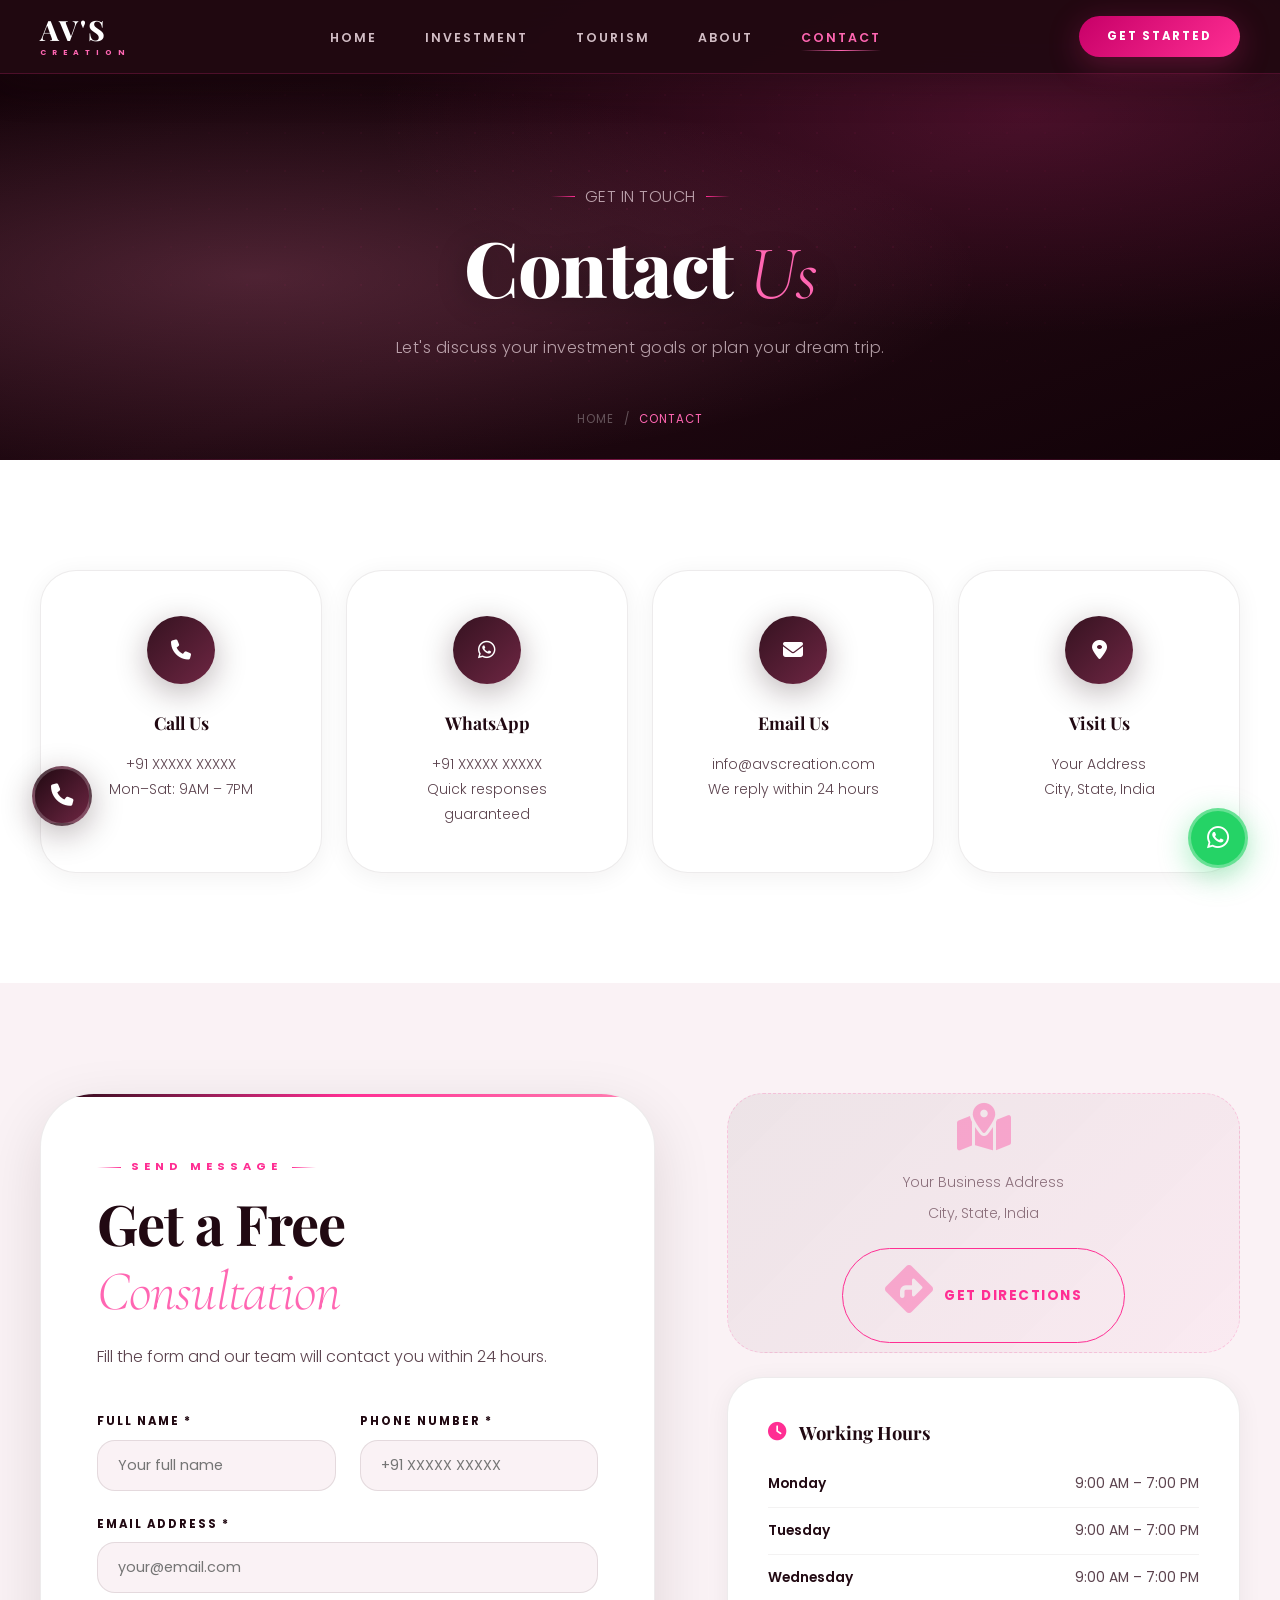
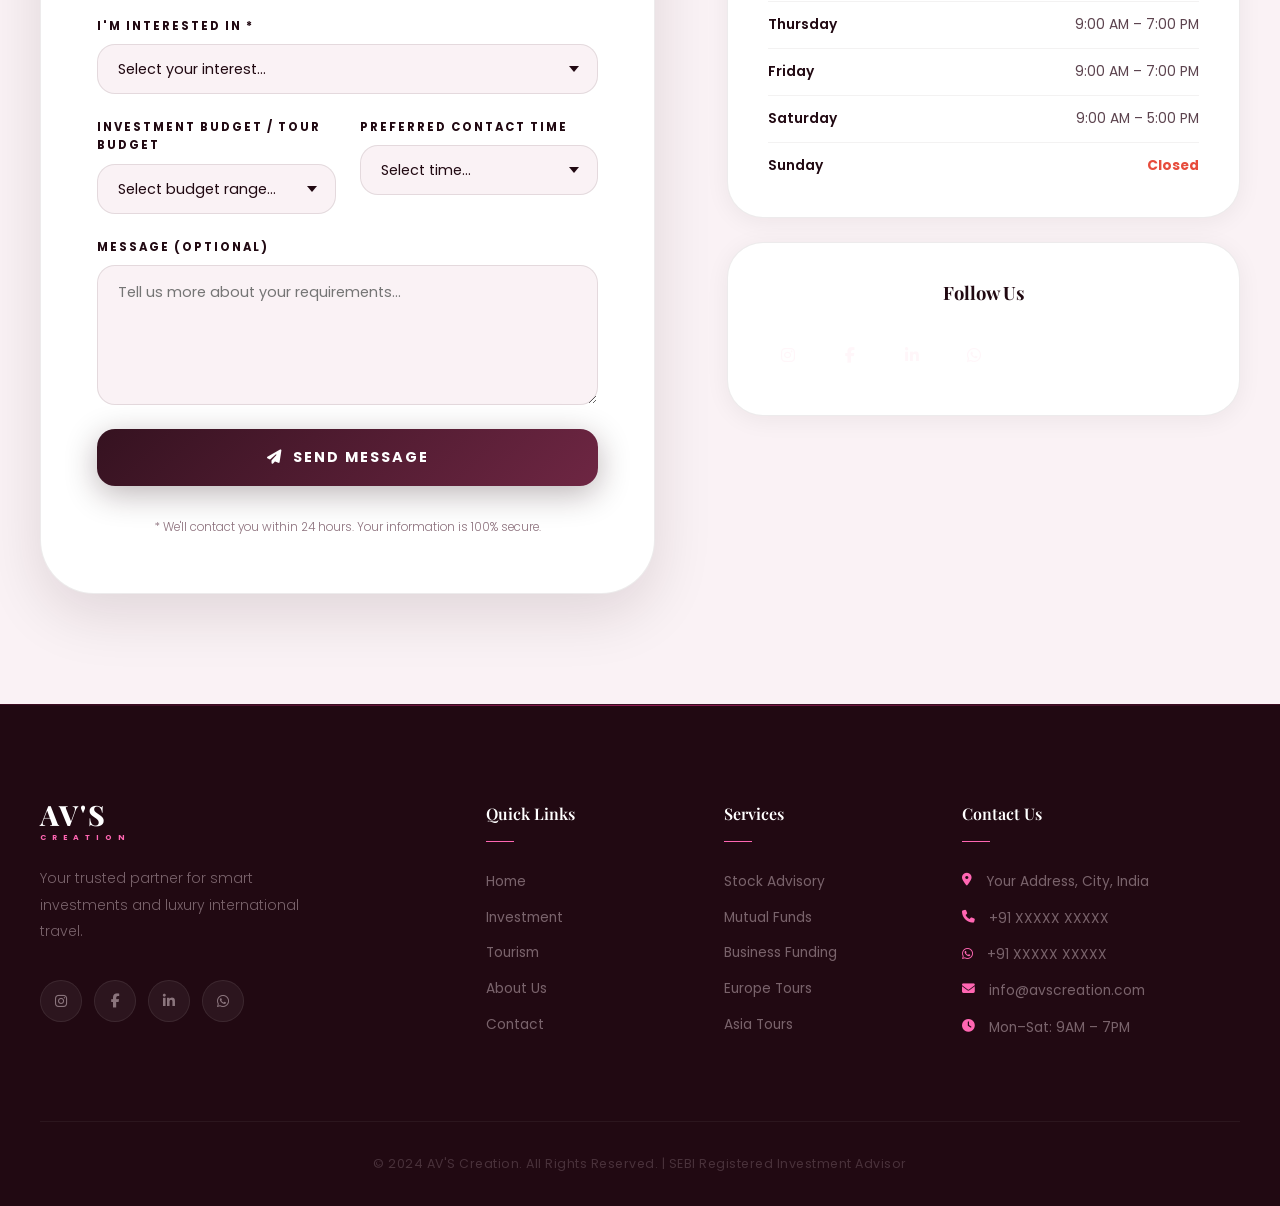
<file: contact.html>
<!DOCTYPE html>
<html lang="en">
<head>
    <meta charset="UTF-8">
    <meta name="viewport" content="width=device-width, initial-scale=1.0">
    <title>Contact Us - AV'S Creation</title>
    <link rel="stylesheet" href="style.css">
    <link rel="stylesheet" href="https://cdnjs.cloudflare.com/ajax/libs/font-awesome/6.5.0/css/all.min.css">
    <link href="https://fonts.googleapis.com/css2?family=Playfair+Display:ital,wght@0,400;0,500;0,600;0,700;0,800;1,400;1,600&family=Poppins:wght@300;400;500;600;700&family=Cormorant+Garamond:ital,wght@0,300;0,400;0,600;1,300;1,400&display=swap" rel="stylesheet">
</head>
<body>

    <!-- NAVBAR -->
    <nav class="navbar scrolled" id="navbar">
        <div class="nav-container">
            <a href="index.html" class="logo">
                <span class="logo-text">AV'S</span>
                <span class="logo-sub">CREATION</span>
            </a>
            <ul class="nav-links" id="navLinks">
                <li><a href="index.html">Home</a></li>
                <li><a href="investment.html">Investment</a></li>
                <li><a href="tourism.html">Tourism</a></li>
                <li><a href="about.html">About</a></li>
                <li><a href="contact.html" class="active">Contact</a></li>
            </ul>
            <a href="contact.html" class="nav-btn">Get Started</a>
            <div class="hamburger" id="hamburger">
                <span></span>
                <span></span>
                <span></span>
            </div>
        </div>
    </nav>

    <!-- PAGE HERO -->
    <section class="page-hero">
        <div class="page-hero-overlay"></div>
        <div class="page-hero-content">
            <p class="section-tag">Get In Touch</p>
            <h1>Contact <em>Us</em></h1>
            <p>Let's discuss your investment goals or plan your dream trip.</p>
        </div>
        <div class="breadcrumb">
            <a href="index.html">Home</a>
            <span>/</span>
            <span>Contact</span>
        </div>
    </section>

    <!-- CONTACT CARDS -->
    <section class="section">
        <div class="container">
            <div class="contact-cards">
                <div class="contact-card">
                    <div class="contact-card-icon">
                        <i class="fas fa-phone"></i>
                    </div>
                    <h3>Call Us</h3>
                    <p><a href="tel:+91XXXXXXXXXX">+91 XXXXX XXXXX</a></p>
                    <p>Mon–Sat: 9AM – 7PM</p>
                </div>
                <div class="contact-card">
                    <div class="contact-card-icon">
                        <i class="fab fa-whatsapp"></i>
                    </div>
                    <h3>WhatsApp</h3>
                    <p><a href="https://wa.me/+91XXXXXXXXXX">+91 XXXXX XXXXX</a></p>
                    <p>Quick responses guaranteed</p>
                </div>
                <div class="contact-card">
                    <div class="contact-card-icon">
                        <i class="fas fa-envelope"></i>
                    </div>
                    <h3>Email Us</h3>
                    <p><a href="mailto:info@avscreation.com">info@avscreation.com</a></p>
                    <p>We reply within 24 hours</p>
                </div>
                <div class="contact-card">
                    <div class="contact-card-icon">
                        <i class="fas fa-map-marker-alt"></i>
                    </div>
                    <h3>Visit Us</h3>
                    <p>Your Address</p>
                    <p>City, State, India</p>
                </div>
            </div>
        </div>
    </section>

    <!-- CONTACT FORM -->
    <section class="section bg-light">
        <div class="container">
            <div class="contact-grid">
                <div class="contact-form-wrap">
                    <div class="section-header left" style="margin-bottom: 2.5rem;">
                        <p class="section-tag">Send Message</p>
                        <h2 class="section-title">Get a Free <em>Consultation</em></h2>
                        <p class="section-desc" style="margin: 0;">Fill the form and our team will contact you within 24 hours.</p>
                    </div>
                    <form class="contact-form" id="contactForm">
                        <div class="form-row">
                            <div class="form-group">
                                <label>Full Name *</label>
                                <input type="text" placeholder="Your full name" required>
                            </div>
                            <div class="form-group">
                                <label>Phone Number *</label>
                                <input type="tel" placeholder="+91 XXXXX XXXXX" required>
                            </div>
                        </div>
                        <div class="form-group">
                            <label>Email Address *</label>
                            <input type="email" placeholder="your@email.com" required>
                        </div>
                        <div class="form-group">
                            <label>I'm Interested In *</label>
                            <select required>
                                <option value="" disabled selected>Select your interest...</option>
                                <optgroup label="Investment Services">
                                    <option>Stock Market Advisory</option>
                                    <option>Mutual Funds Planning</option>
                                    <option>Business Funding</option>
                                    <option>Portfolio Management</option>
                                </optgroup>
                                <optgroup label="Tourism Packages">
                                    <option>Europe Tour Package</option>
                                    <option>Southeast Asia Package</option>
                                    <option>Middle East Package</option>
                                    <option>USA & Canada Package</option>
                                    <option>Custom Tour Package</option>
                                </optgroup>
                                <option>Both Investment & Tourism</option>
                            </select>
                        </div>
                        <div class="form-row">
                            <div class="form-group">
                                <label>Investment Budget / Tour Budget</label>
                                <select>
                                    <option value="" disabled selected>Select budget range...</option>
                                    <option>Under ₹50,000</option>
                                    <option>₹50,000 – ₹1,00,000</option>
                                    <option>₹1,00,000 – ₹5,00,000</option>
                                    <option>₹5,00,000 – ₹10,00,000</option>
                                    <option>Above ₹10,00,000</option>
                                </select>
                            </div>
                            <div class="form-group">
                                <label>Preferred Contact Time</label>
                                <select>
                                    <option value="" disabled selected>Select time...</option>
                                    <option>Morning (9AM – 12PM)</option>
                                    <option>Afternoon (12PM – 4PM)</option>
                                    <option>Evening (4PM – 7PM)</option>
                                </select>
                            </div>
                        </div>
                        <div class="form-group">
                            <label>Message (Optional)</label>
                            <textarea rows="4" placeholder="Tell us more about your requirements..."></textarea>
                        </div>
                        <button type="submit" class="btn-primary btn-full">
                            <i class="fas fa-paper-plane"></i> Send Message
                        </button>
                        <p class="form-note">* We'll contact you within 24 hours. Your information is 100% secure.</p>
                    </form>
                    <div class="form-success" id="formSuccess">
                        <i class="fas fa-check-circle"></i>
                        <h3>Message Sent!</h3>
                        <p>Thank you! Our team will contact you within 24 hours.</p>
                    </div>
                </div>

                <!-- CONTACT INFO -->
                <div class="contact-info-wrap">
                    <div class="map-placeholder">
                        <i class="fas fa-map-marked-alt"></i>
                        <p>Your Business Address</p>
                        <p>City, State, India</p>
                        <a href="https://maps.google.com" target="_blank" class="btn-outline-gold" style="margin-top: 1rem; display: inline-flex;">
                            <i class="fas fa-directions"></i> Get Directions
                        </a>
                    </div>
                    <div class="hours-card">
                        <h3><i class="fas fa-clock"></i> Working Hours</h3>
                        <div class="hours-list">
                            <div class="hours-item">
                                <span>Monday</span>
                                <span>9:00 AM – 7:00 PM</span>
                            </div>
                            <div class="hours-item">
                                <span>Tuesday</span>
                                <span>9:00 AM – 7:00 PM</span>
                            </div>
                            <div class="hours-item">
                                <span>Wednesday</span>
                                <span>9:00 AM – 7:00 PM</span>
                            </div>
                            <div class="hours-item">
                                <span>Thursday</span>
                                <span>9:00 AM – 7:00 PM</span>
                            </div>
                            <div class="hours-item">
                                <span>Friday</span>
                                <span>9:00 AM – 7:00 PM</span>
                            </div>
                            <div class="hours-item">
                                <span>Saturday</span>
                                <span>9:00 AM – 5:00 PM</span>
                            </div>
                            <div class="hours-item closed">
                                <span>Sunday</span>
                                <span>Closed</span>
                            </div>
                        </div>
                    </div>
                    <div class="social-card">
                        <h3>Follow Us</h3>
                        <div class="social-links large">
                            <a href="#"><i class="fab fa-instagram"></i></a>
                            <a href="#"><i class="fab fa-facebook-f"></i></a>
                            <a href="#"><i class="fab fa-linkedin-in"></i></a>
                            <a href="#"><i class="fab fa-whatsapp"></i></a>
                        </div>
                    </div>
                </div>
            </div>
        </div>
    </section>

    <!-- FOOTER -->
    <footer class="footer">
        <div class="container">
            <div class="footer-grid">
                <div class="footer-brand">
                    <a href="index.html" class="logo">
                        <span class="logo-text">AV'S</span>
                        <span class="logo-sub">CREATION</span>
                    </a>
                    <p>Your trusted partner for smart investments and luxury international travel.</p>
                    <div class="social-links">
                        <a href="#"><i class="fab fa-instagram"></i></a>
                        <a href="#"><i class="fab fa-facebook-f"></i></a>
                        <a href="#"><i class="fab fa-linkedin-in"></i></a>
                        <a href="#"><i class="fab fa-whatsapp"></i></a>
                    </div>
                </div>
                <div class="footer-col">
                    <h4>Quick Links</h4>
                    <ul>
                        <li><a href="index.html">Home</a></li>
                        <li><a href="investment.html">Investment</a></li>
                        <li><a href="tourism.html">Tourism</a></li>
                        <li><a href="about.html">About Us</a></li>
                        <li><a href="contact.html">Contact</a></li>
                    </ul>
                </div>
                <div class="footer-col">
                    <h4>Services</h4>
                    <ul>
                        <li><a href="investment.html">Stock Advisory</a></li>
                        <li><a href="investment.html">Mutual Funds</a></li>
                        <li><a href="investment.html">Business Funding</a></li>
                        <li><a href="tourism.html">Europe Tours</a></li>
                        <li><a href="tourism.html">Asia Tours</a></li>
                    </ul>
                </div>
                <div class="footer-col">
                    <h4>Contact Us</h4>
                    <div class="footer-contact">
                        <p><i class="fas fa-map-marker-alt"></i> Your Address, City, India</p>
                        <p><i class="fas fa-phone"></i> +91 XXXXX XXXXX</p>
                        <p><i class="fab fa-whatsapp"></i> +91 XXXXX XXXXX</p>
                        <p><i class="fas fa-envelope"></i> info@avscreation.com</p>
                        <p><i class="fas fa-clock"></i> Mon–Sat: 9AM – 7PM</p>
                    </div>
                </div>
            </div>
            <div class="footer-bottom">
                <p>© 2024 AV'S Creation. All Rights Reserved. | SEBI Registered Investment Advisor</p>
            </div>
        </div>
    </footer>

    <!-- FLOATING BUTTONS -->
    <div class="whatsapp-float">
        <span class="whatsapp-label">Chat on WhatsApp</span>
        <a href="https://wa.me/+91XXXXXXXXXX" target="_blank" class="whatsapp-btn">
            <i class="fab fa-whatsapp"></i>
        </a>
    </div>

    <div class="call-float">
        <a href="tel:+91XXXXXXXXXX" class="call-btn">
            <i class="fas fa-phone"></i>
        </a>
        <span class="call-label">Call Us Now</span>
    </div>

    <script src="script.js"></script>
</body>
</html>
</file>
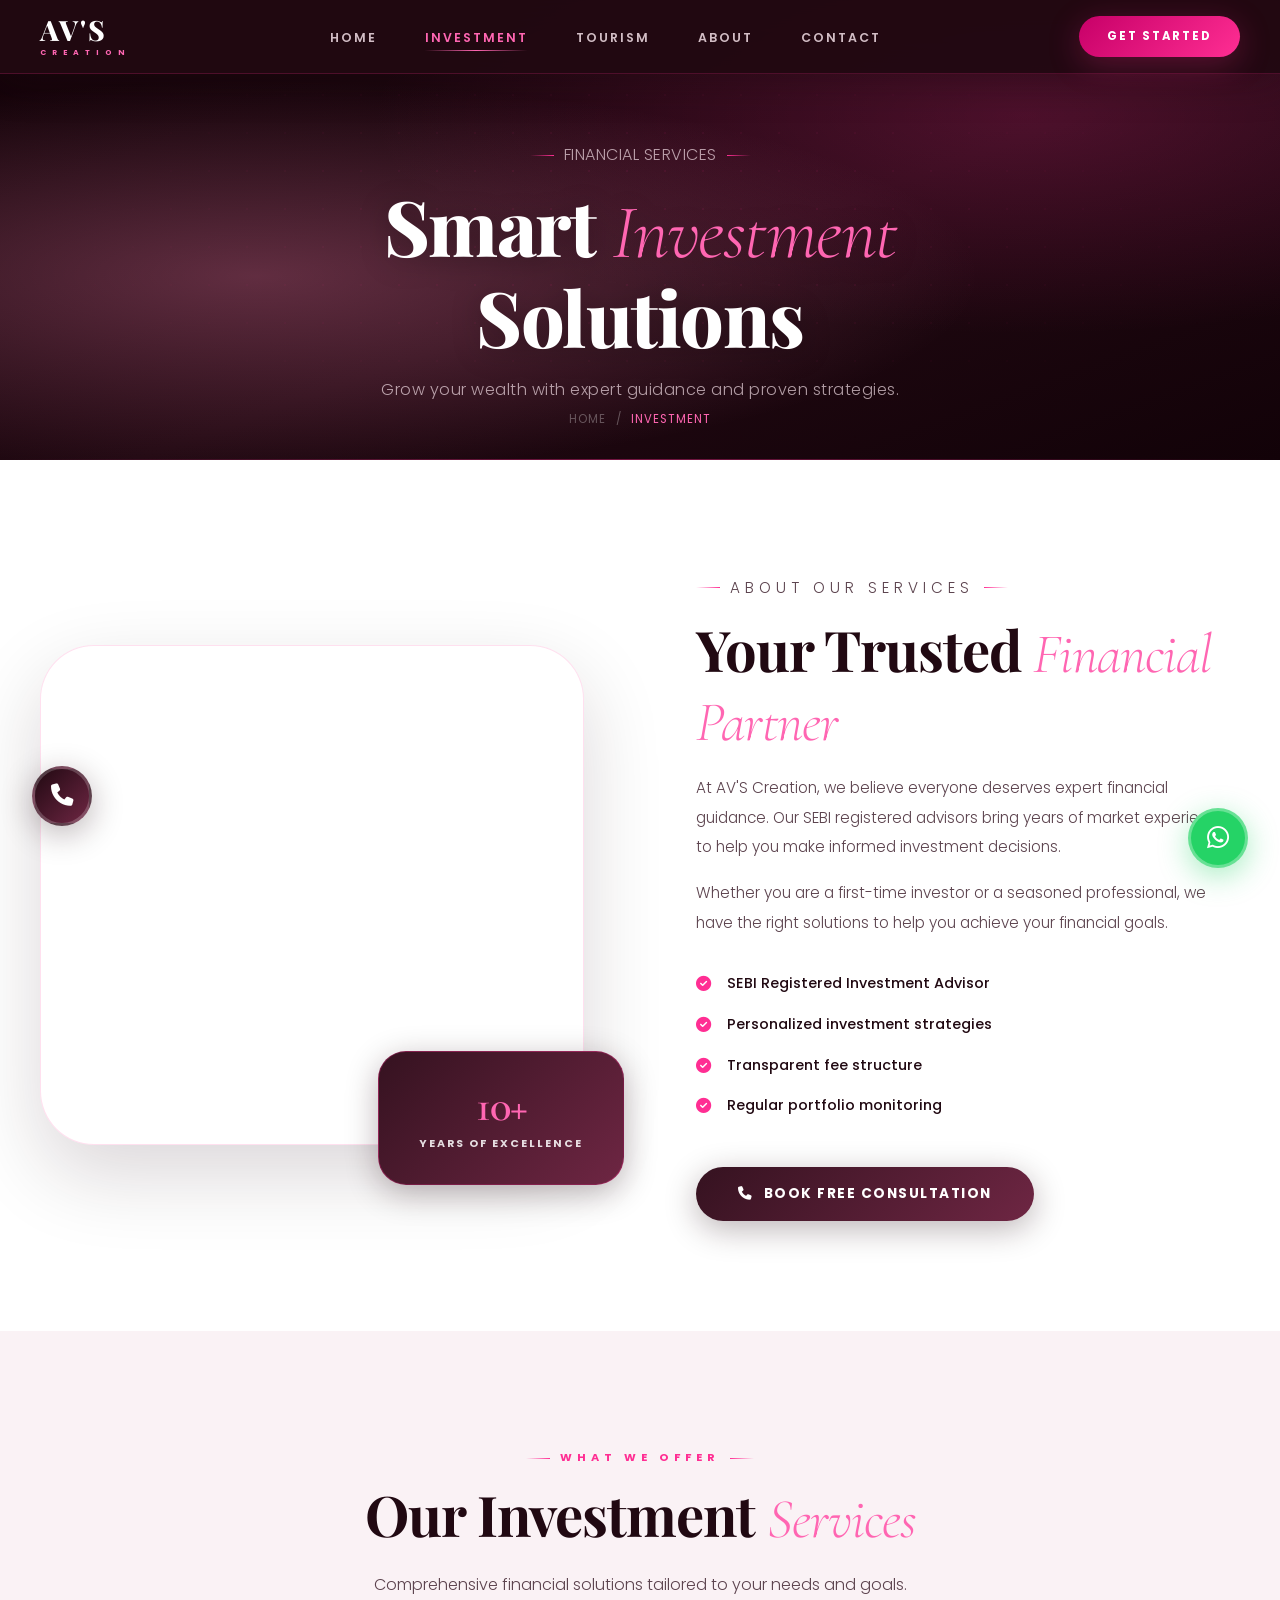
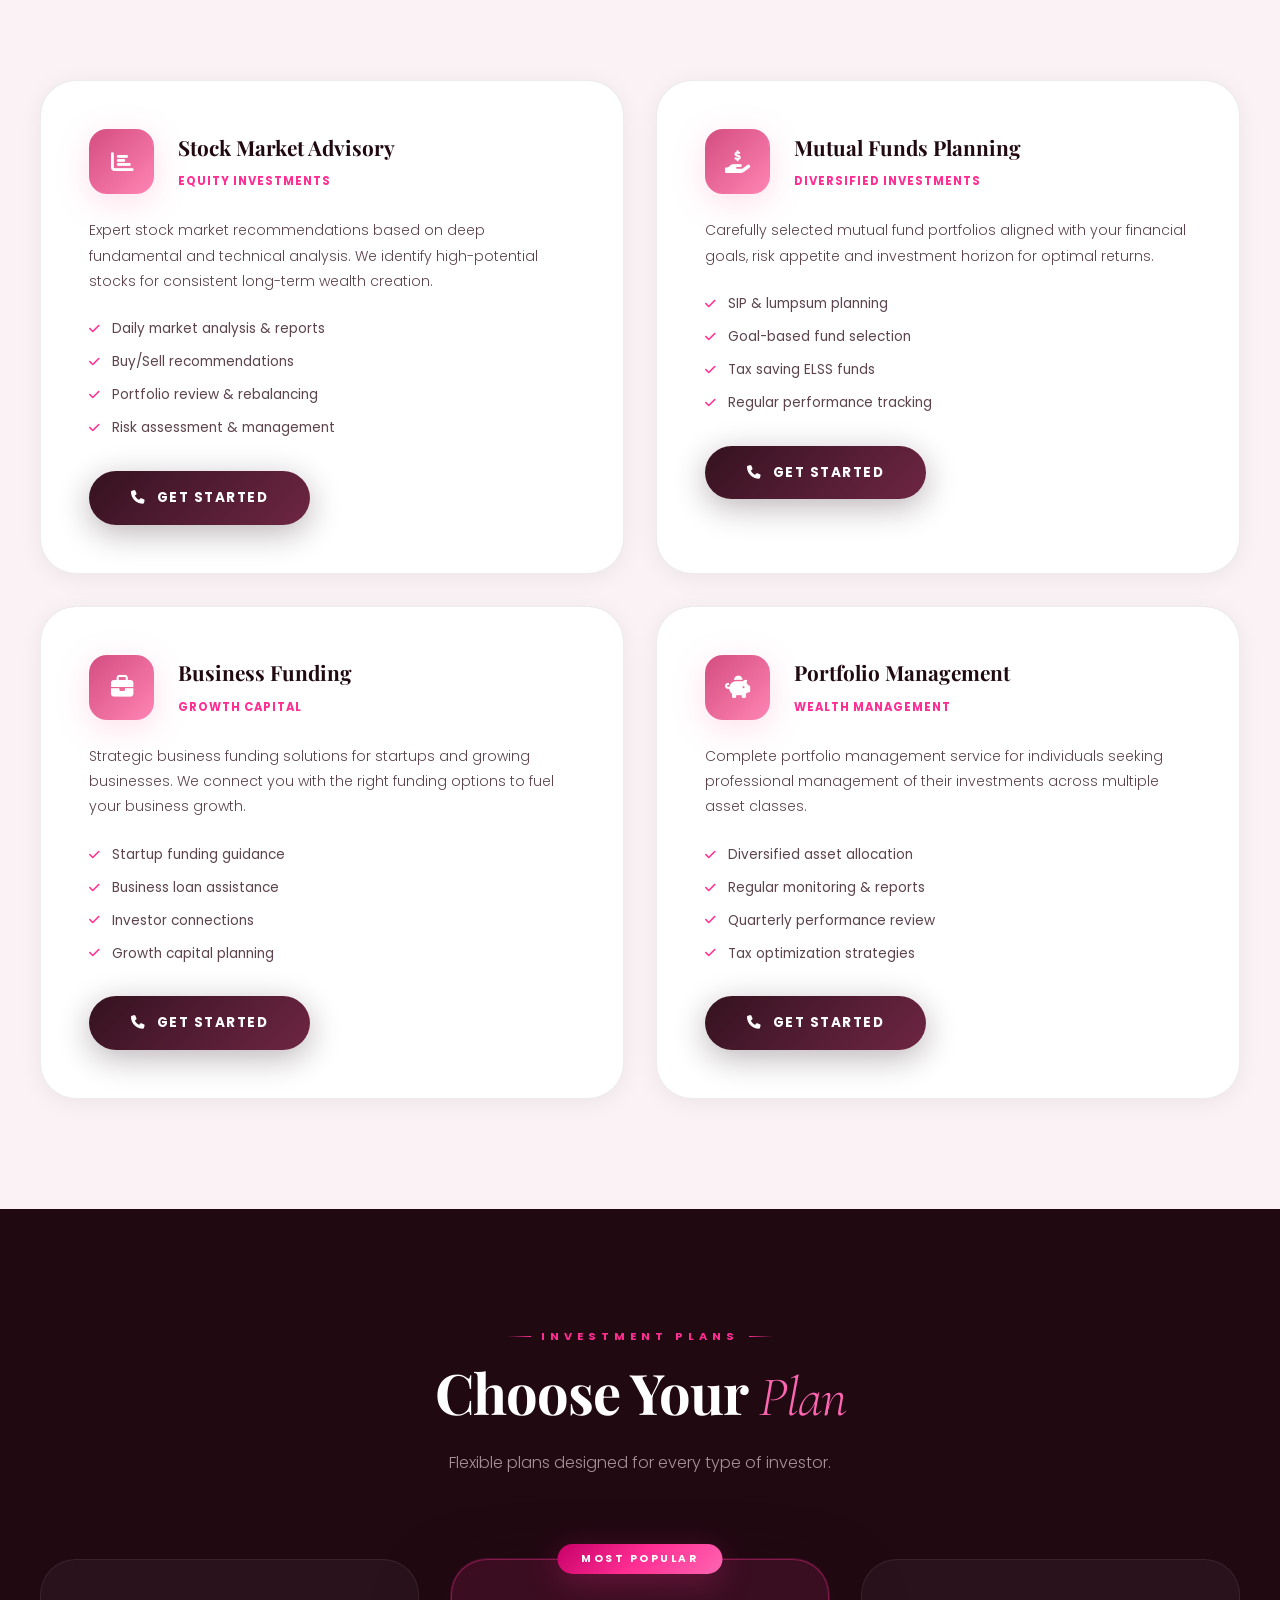
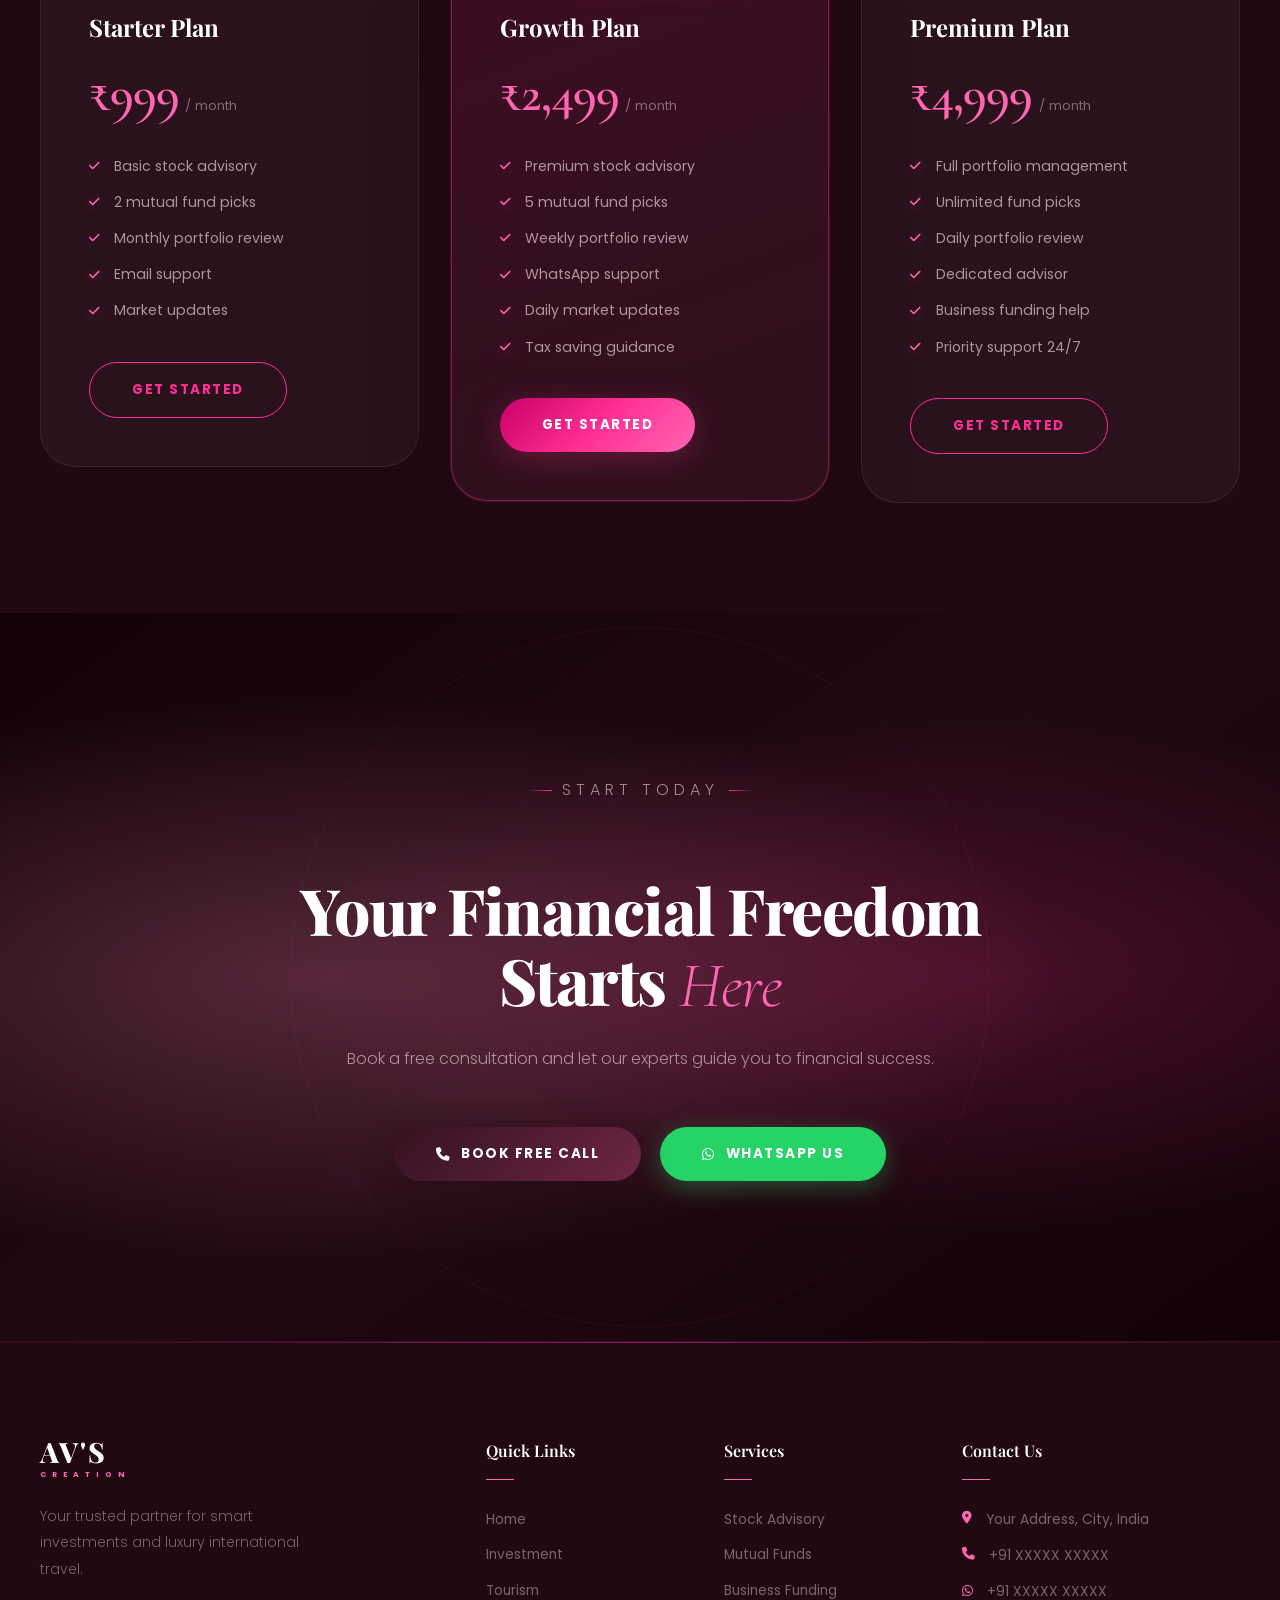
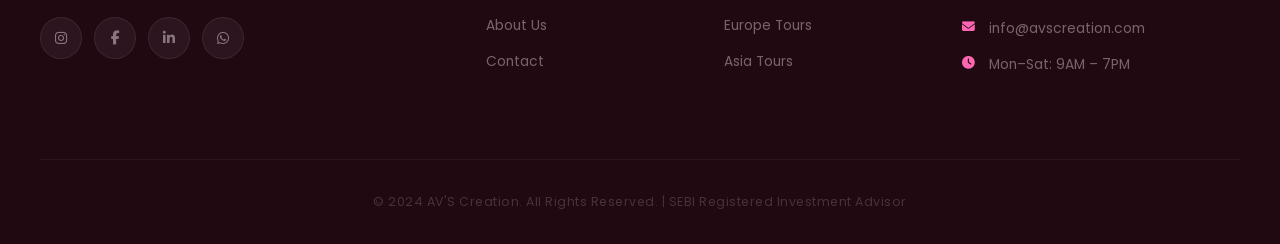
<file: investment.html>
<!DOCTYPE html>
<html lang="en">
<head>
    <meta charset="UTF-8">
    <meta name="viewport" content="width=device-width, initial-scale=1.0">
    <title>Investment Services - AV'S Creation</title>
    <link rel="stylesheet" href="style.css">
    <link rel="stylesheet" href="https://cdnjs.cloudflare.com/ajax/libs/font-awesome/6.5.0/css/all.min.css">
    <link href="https://fonts.googleapis.com/css2?family=Playfair+Display:ital,wght@0,400;0,500;0,600;0,700;0,800;1,400;1,600&family=Poppins:wght@300;400;500;600;700&family=Cormorant+Garamond:ital,wght@0,300;0,400;0,600;1,300;1,400&display=swap" rel="stylesheet">
</head>
<body>

    <!-- NAVBAR -->
    <nav class="navbar scrolled" id="navbar">
        <div class="nav-container">
            <a href="index.html" class="logo">
                <span class="logo-text">AV'S</span>
                <span class="logo-sub">CREATION</span>
            </a>
            <ul class="nav-links" id="navLinks">
                <li><a href="index.html">Home</a></li>
                <li><a href="investment.html" class="active">Investment</a></li>
                <li><a href="tourism.html">Tourism</a></li>
                <li><a href="about.html">About</a></li>
                <li><a href="contact.html">Contact</a></li>
            </ul>
            <a href="contact.html" class="nav-btn">Get Started</a>
            <div class="hamburger" id="hamburger">
                <span></span>
                <span></span>
                <span></span>
            </div>
        </div>
    </nav>

    <!-- PAGE HERO -->
    <section class="page-hero invest-hero">
        <div class="page-hero-overlay"></div>
        <div class="page-hero-content">
            <p class="section-tag">Financial Services</p>
            <h1>Smart <em>Investment</em><br>Solutions</h1>
            <p>Grow your wealth with expert guidance and proven strategies.</p>
        </div>
        <div class="breadcrumb">
            <a href="index.html">Home</a>
            <span>/</span>
            <span>Investment</span>
        </div>
    </section>

    <!-- INVESTMENT OVERVIEW -->
    <section class="section">
        <div class="container">
            <div class="two-col">
                <div class="two-col-img">
                    <div class="img-placeholder invest-placeholder" style="background-image: url('https://i.ibb.co/QvL4jnYh/Investment-overview.png'); background-size: cover; background-position: center;">
</div>
                    <div class="experience-badge">
                        <h3>10+</h3>
                        <p>Years of Excellence</p>
                    </div>
                </div>
                <div class="two-col-text">
                    <p class="section-tag">About Our Services</p>
                    <h2 class="section-title">Your Trusted <em>Financial Partner</em></h2>
                    <p>At AV'S Creation, we believe everyone deserves expert financial guidance. Our SEBI registered advisors bring years of market experience to help you make informed investment decisions.</p>
                    <p style="margin-top: 1rem;">Whether you are a first-time investor or a seasoned professional, we have the right solutions to help you achieve your financial goals.</p>
                    <div class="about-values">
                        <div class="about-value">
                            <i class="fas fa-check-circle"></i>
                            <span>SEBI Registered Investment Advisor</span>
                        </div>
                        <div class="about-value">
                            <i class="fas fa-check-circle"></i>
                            <span>Personalized investment strategies</span>
                        </div>
                        <div class="about-value">
                            <i class="fas fa-check-circle"></i>
                            <span>Transparent fee structure</span>
                        </div>
                        <div class="about-value">
                            <i class="fas fa-check-circle"></i>
                            <span>Regular portfolio monitoring</span>
                        </div>
                    </div>
                    <a href="contact.html" class="btn-primary" style="margin-top: 2rem; display: inline-flex;">
                        <i class="fas fa-phone"></i> Book Free Consultation
                    </a>
                </div>
            </div>
        </div>
    </section>

    <!-- SERVICES DETAIL -->
    <section class="section bg-light">
        <div class="container">
            <div class="section-header">
                <p class="section-tag">What We Offer</p>
                <h2 class="section-title">Our Investment <em>Services</em></h2>
                <p class="section-desc">Comprehensive financial solutions tailored to your needs and goals.</p>
            </div>
            <div class="invest-services-grid">
                <div class="invest-service-card">
                    <div class="invest-service-header">
                        <div class="invest-service-icon">
                            <i class="fas fa-chart-bar"></i>
                        </div>
                        <div>
                            <h3>Stock Market Advisory</h3>
                            <span>Equity Investments</span>
                        </div>
                    </div>
                    <p>Expert stock market recommendations based on deep fundamental and technical analysis. We identify high-potential stocks for consistent long-term wealth creation.</p>
                    <div class="invest-features">
                        <div class="invest-feature">
                            <i class="fas fa-check"></i>
                            <span>Daily market analysis & reports</span>
                        </div>
                        <div class="invest-feature">
                            <i class="fas fa-check"></i>
                            <span>Buy/Sell recommendations</span>
                        </div>
                        <div class="invest-feature">
                            <i class="fas fa-check"></i>
                            <span>Portfolio review & rebalancing</span>
                        </div>
                        <div class="invest-feature">
                            <i class="fas fa-check"></i>
                            <span>Risk assessment & management</span>
                        </div>
                    </div>
                    <a href="contact.html" class="btn-primary">
                        <i class="fas fa-phone"></i> Get Started
                    </a>
                </div>
                <div class="invest-service-card">
                    <div class="invest-service-header">
                        <div class="invest-service-icon">
                            <i class="fas fa-hand-holding-usd"></i>
                        </div>
                        <div>
                            <h3>Mutual Funds Planning</h3>
                            <span>Diversified Investments</span>
                        </div>
                    </div>
                    <p>Carefully selected mutual fund portfolios aligned with your financial goals, risk appetite and investment horizon for optimal returns.</p>
                    <div class="invest-features">
                        <div class="invest-feature">
                            <i class="fas fa-check"></i>
                            <span>SIP & lumpsum planning</span>
                        </div>
                        <div class="invest-feature">
                            <i class="fas fa-check"></i>
                            <span>Goal-based fund selection</span>
                        </div>
                        <div class="invest-feature">
                            <i class="fas fa-check"></i>
                            <span>Tax saving ELSS funds</span>
                        </div>
                        <div class="invest-feature">
                            <i class="fas fa-check"></i>
                            <span>Regular performance tracking</span>
                        </div>
                    </div>
                    <a href="contact.html" class="btn-primary">
                        <i class="fas fa-phone"></i> Get Started
                    </a>
                </div>
                <div class="invest-service-card">
                    <div class="invest-service-header">
                        <div class="invest-service-icon">
                            <i class="fas fa-briefcase"></i>
                        </div>
                        <div>
                            <h3>Business Funding</h3>
                            <span>Growth Capital</span>
                        </div>
                    </div>
                    <p>Strategic business funding solutions for startups and growing businesses. We connect you with the right funding options to fuel your business growth.</p>
                    <div class="invest-features">
                        <div class="invest-feature">
                            <i class="fas fa-check"></i>
                            <span>Startup funding guidance</span>
                        </div>
                        <div class="invest-feature">
                            <i class="fas fa-check"></i>
                            <span>Business loan assistance</span>
                        </div>
                        <div class="invest-feature">
                            <i class="fas fa-check"></i>
                            <span>Investor connections</span>
                        </div>
                        <div class="invest-feature">
                            <i class="fas fa-check"></i>
                            <span>Growth capital planning</span>
                        </div>
                    </div>
                    <a href="contact.html" class="btn-primary">
                        <i class="fas fa-phone"></i> Get Started
                    </a>
                </div>
                <div class="invest-service-card">
                    <div class="invest-service-header">
                        <div class="invest-service-icon">
                            <i class="fas fa-piggy-bank"></i>
                        </div>
                        <div>
                            <h3>Portfolio Management</h3>
                            <span>Wealth Management</span>
                        </div>
                    </div>
                    <p>Complete portfolio management service for individuals seeking professional management of their investments across multiple asset classes.</p>
                    <div class="invest-features">
                        <div class="invest-feature">
                            <i class="fas fa-check"></i>
                            <span>Diversified asset allocation</span>
                        </div>
                        <div class="invest-feature">
                            <i class="fas fa-check"></i>
                            <span>Regular monitoring & reports</span>
                        </div>
                        <div class="invest-feature">
                            <i class="fas fa-check"></i>
                            <span>Quarterly performance review</span>
                        </div>
                        <div class="invest-feature">
                            <i class="fas fa-check"></i>
                            <span>Tax optimization strategies</span>
                        </div>
                    </div>
                    <a href="contact.html" class="btn-primary">
                        <i class="fas fa-phone"></i> Get Started
                    </a>
                </div>
            </div>
        </div>
    </section>

    <!-- INVESTMENT PLANS -->
    <section class="section bg-navy">
        <div class="container">
            <div class="section-header">
                <p class="section-tag">Investment Plans</p>
                <h2 class="section-title white">Choose Your <em>Plan</em></h2>
                <p class="section-desc light">Flexible plans designed for every type of investor.</p>
            </div>
            <div class="packages-grid">
                <div class="package-card">
                    <div class="package-header">
                        <h3>Starter Plan</h3>
                        <div class="package-price">
                            <span class="price">₹999</span>
                            <span class="per">/ month</span>
                        </div>
                    </div>
                    <ul class="package-features">
                        <li><i class="fas fa-check"></i> Basic stock advisory</li>
                        <li><i class="fas fa-check"></i> 2 mutual fund picks</li>
                        <li><i class="fas fa-check"></i> Monthly portfolio review</li>
                        <li><i class="fas fa-check"></i> Email support</li>
                        <li><i class="fas fa-check"></i> Market updates</li>
                    </ul>
                    <a href="contact.html" class="btn-outline-gold">Get Started</a>
                </div>
                <div class="package-card featured">
                    <div class="package-badge">Most Popular</div>
                    <div class="package-header">
                        <h3>Growth Plan</h3>
                        <div class="package-price">
                            <span class="price">₹2,499</span>
                            <span class="per">/ month</span>
                        </div>
                    </div>
                    <ul class="package-features">
                        <li><i class="fas fa-check"></i> Premium stock advisory</li>
                        <li><i class="fas fa-check"></i> 5 mutual fund picks</li>
                        <li><i class="fas fa-check"></i> Weekly portfolio review</li>
                        <li><i class="fas fa-check"></i> WhatsApp support</li>
                        <li><i class="fas fa-check"></i> Daily market updates</li>
                        <li><i class="fas fa-check"></i> Tax saving guidance</li>
                    </ul>
                    <a href="contact.html" class="btn-gold">Get Started</a>
                </div>
                <div class="package-card">
                    <div class="package-header">
                        <h3>Premium Plan</h3>
                        <div class="package-price">
                            <span class="price">₹4,999</span>
                            <span class="per">/ month</span>
                        </div>
                    </div>
                    <ul class="package-features">
                        <li><i class="fas fa-check"></i> Full portfolio management</li>
                        <li><i class="fas fa-check"></i> Unlimited fund picks</li>
                        <li><i class="fas fa-check"></i> Daily portfolio review</li>
                        <li><i class="fas fa-check"></i> Dedicated advisor</li>
                        <li><i class="fas fa-check"></i> Business funding help</li>
                        <li><i class="fas fa-check"></i> Priority support 24/7</li>
                    </ul>
                    <a href="contact.html" class="btn-outline-gold">Get Started</a>
                </div>
            </div>
        </div>
    </section>

    <!-- CTA -->
    <section class="cta-section">
        <div class="cta-overlay"></div>
        <div class="container">
            <div class="cta-content">
                <p class="section-tag">Start Today</p>
                <h2>Your Financial Freedom<br>Starts <em>Here</em></h2>
                <p>Book a free consultation and let our experts guide you to financial success.</p>
                <div class="cta-btns">
                    <a href="contact.html" class="btn-primary">
                        <i class="fas fa-phone"></i> Book Free Call
                    </a>
                    <a href="https://wa.me/+91XXXXXXXXXX" class="btn-whatsapp" target="_blank">
                        <i class="fab fa-whatsapp"></i> WhatsApp Us
                    </a>
                </div>
            </div>
        </div>
    </section>

    <!-- FOOTER -->
    <footer class="footer">
        <div class="container">
            <div class="footer-grid">
                <div class="footer-brand">
                    <a href="index.html" class="logo">
                        <span class="logo-text">AV'S</span>
                        <span class="logo-sub">CREATION</span>
                    </a>
                    <p>Your trusted partner for smart investments and luxury international travel.</p>
                    <div class="social-links">
                        <a href="#"><i class="fab fa-instagram"></i></a>
                        <a href="#"><i class="fab fa-facebook-f"></i></a>
                        <a href="#"><i class="fab fa-linkedin-in"></i></a>
                        <a href="#"><i class="fab fa-whatsapp"></i></a>
                    </div>
                </div>
                <div class="footer-col">
                    <h4>Quick Links</h4>
                    <ul>
                        <li><a href="index.html">Home</a></li>
                        <li><a href="investment.html">Investment</a></li>
                        <li><a href="tourism.html">Tourism</a></li>
                        <li><a href="about.html">About Us</a></li>
                        <li><a href="contact.html">Contact</a></li>
                    </ul>
                </div>
                <div class="footer-col">
                    <h4>Services</h4>
                    <ul>
                        <li><a href="investment.html">Stock Advisory</a></li>
                        <li><a href="investment.html">Mutual Funds</a></li>
                        <li><a href="investment.html">Business Funding</a></li>
                        <li><a href="tourism.html">Europe Tours</a></li>
                        <li><a href="tourism.html">Asia Tours</a></li>
                    </ul>
                </div>
                <div class="footer-col">
                    <h4>Contact Us</h4>
                    <div class="footer-contact">
                        <p><i class="fas fa-map-marker-alt"></i> Your Address, City, India</p>
                        <p><i class="fas fa-phone"></i> +91 XXXXX XXXXX</p>
                        <p><i class="fab fa-whatsapp"></i> +91 XXXXX XXXXX</p>
                        <p><i class="fas fa-envelope"></i> info@avscreation.com</p>
                        <p><i class="fas fa-clock"></i> Mon–Sat: 9AM – 7PM</p>
                    </div>
                </div>
            </div>
            <div class="footer-bottom">
                <p>© 2024 AV'S Creation. All Rights Reserved. | SEBI Registered Investment Advisor</p>
            </div>
        </div>
    </footer>

    <!-- FLOATING BUTTONS -->
    <div class="whatsapp-float">
        <span class="whatsapp-label">Chat on WhatsApp</span>
        <a href="https://wa.me/+91XXXXXXXXXX" target="_blank" class="whatsapp-btn">
            <i class="fab fa-whatsapp"></i>
        </a>
    </div>

    <div class="call-float">
        <a href="tel:+91XXXXXXXXXX" class="call-btn">
            <i class="fas fa-phone"></i>
        </a>
        <span class="call-label">Call Us Now</span>
    </div>

    <script src="script.js"></script>
</body>
</html>
</file>
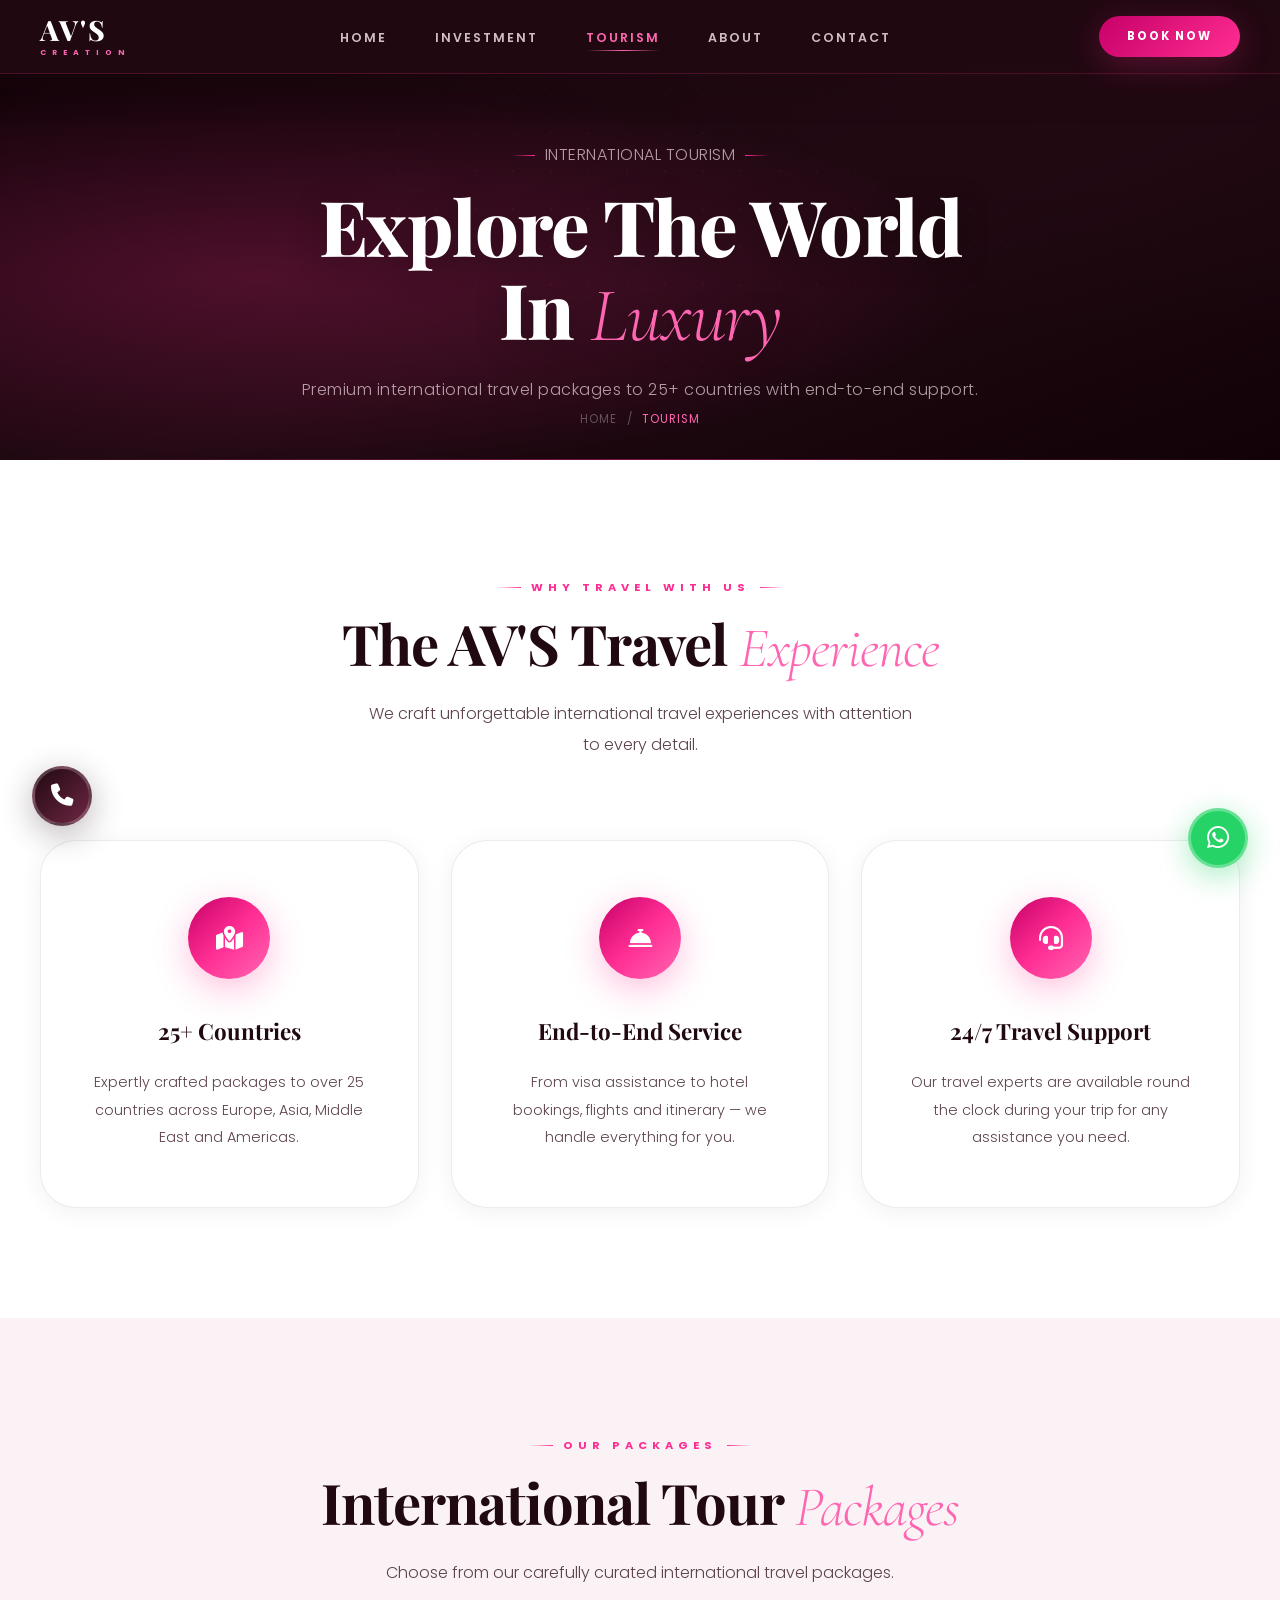
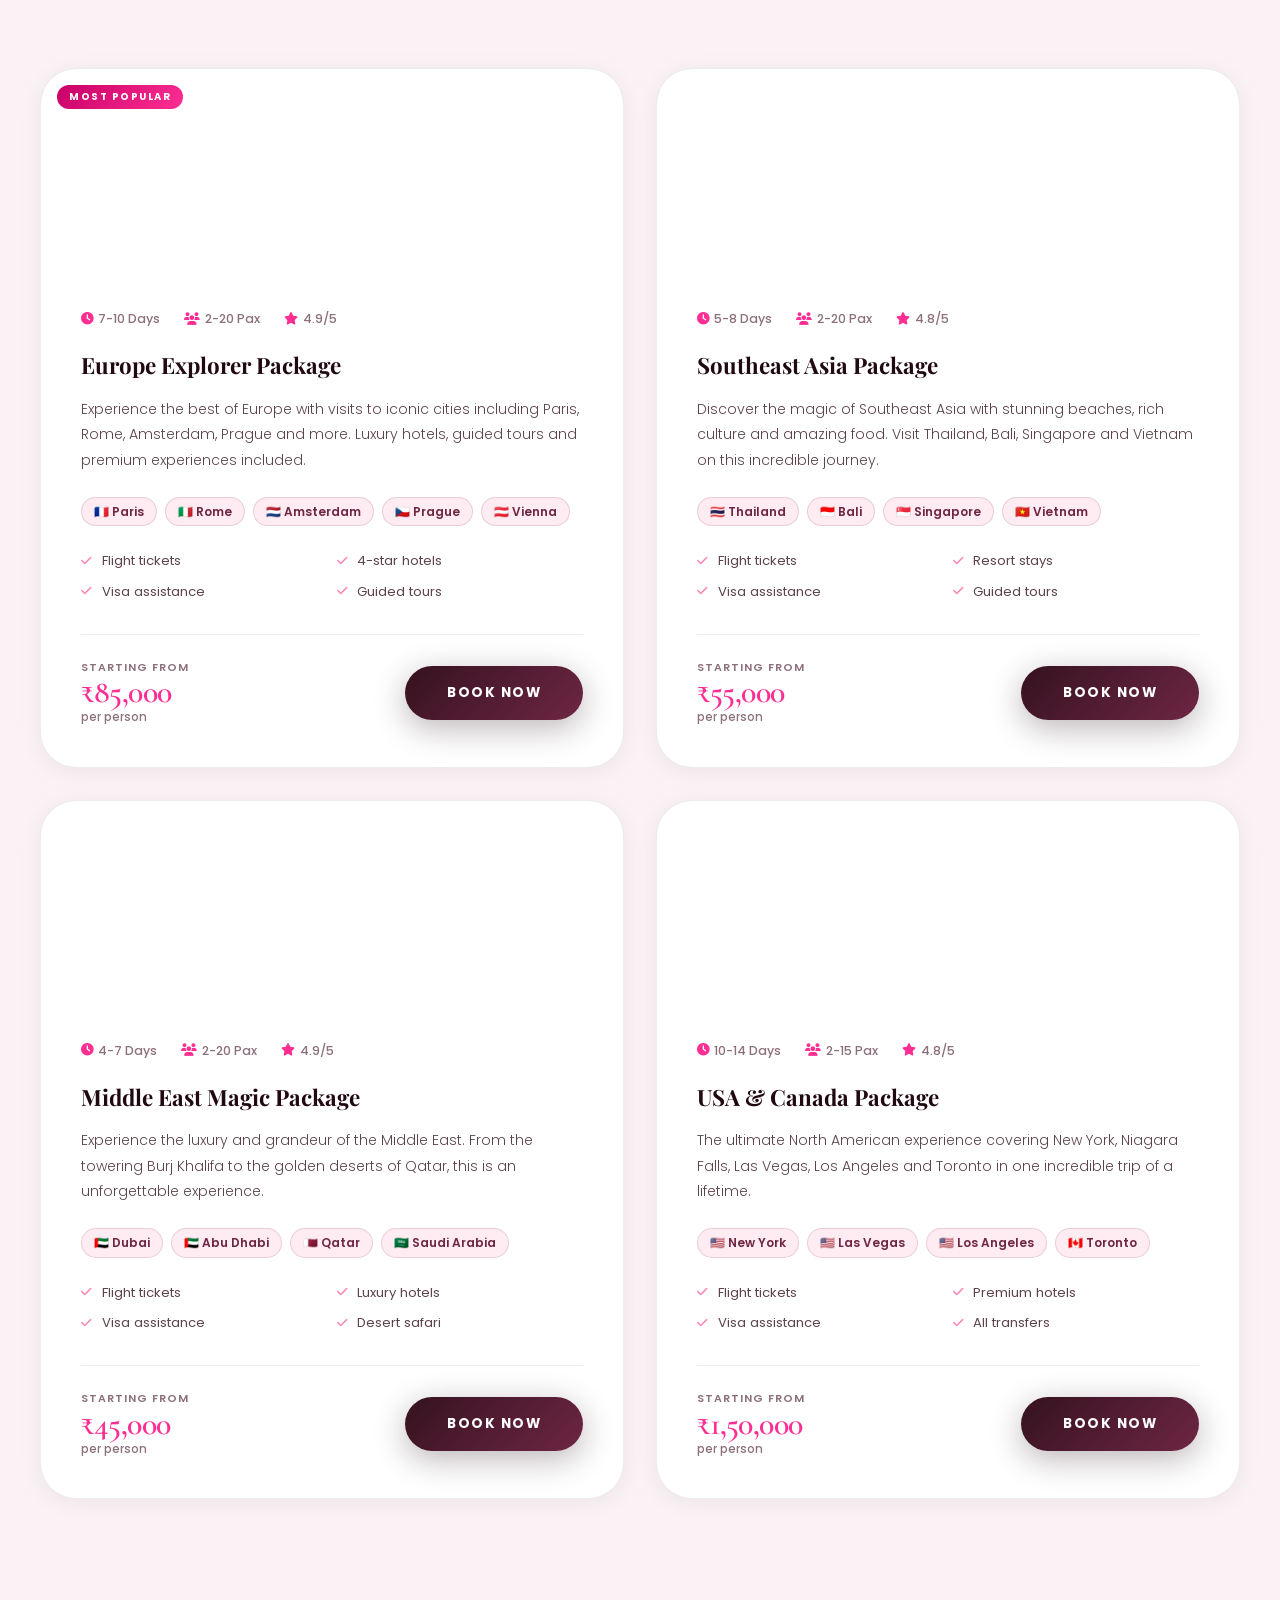
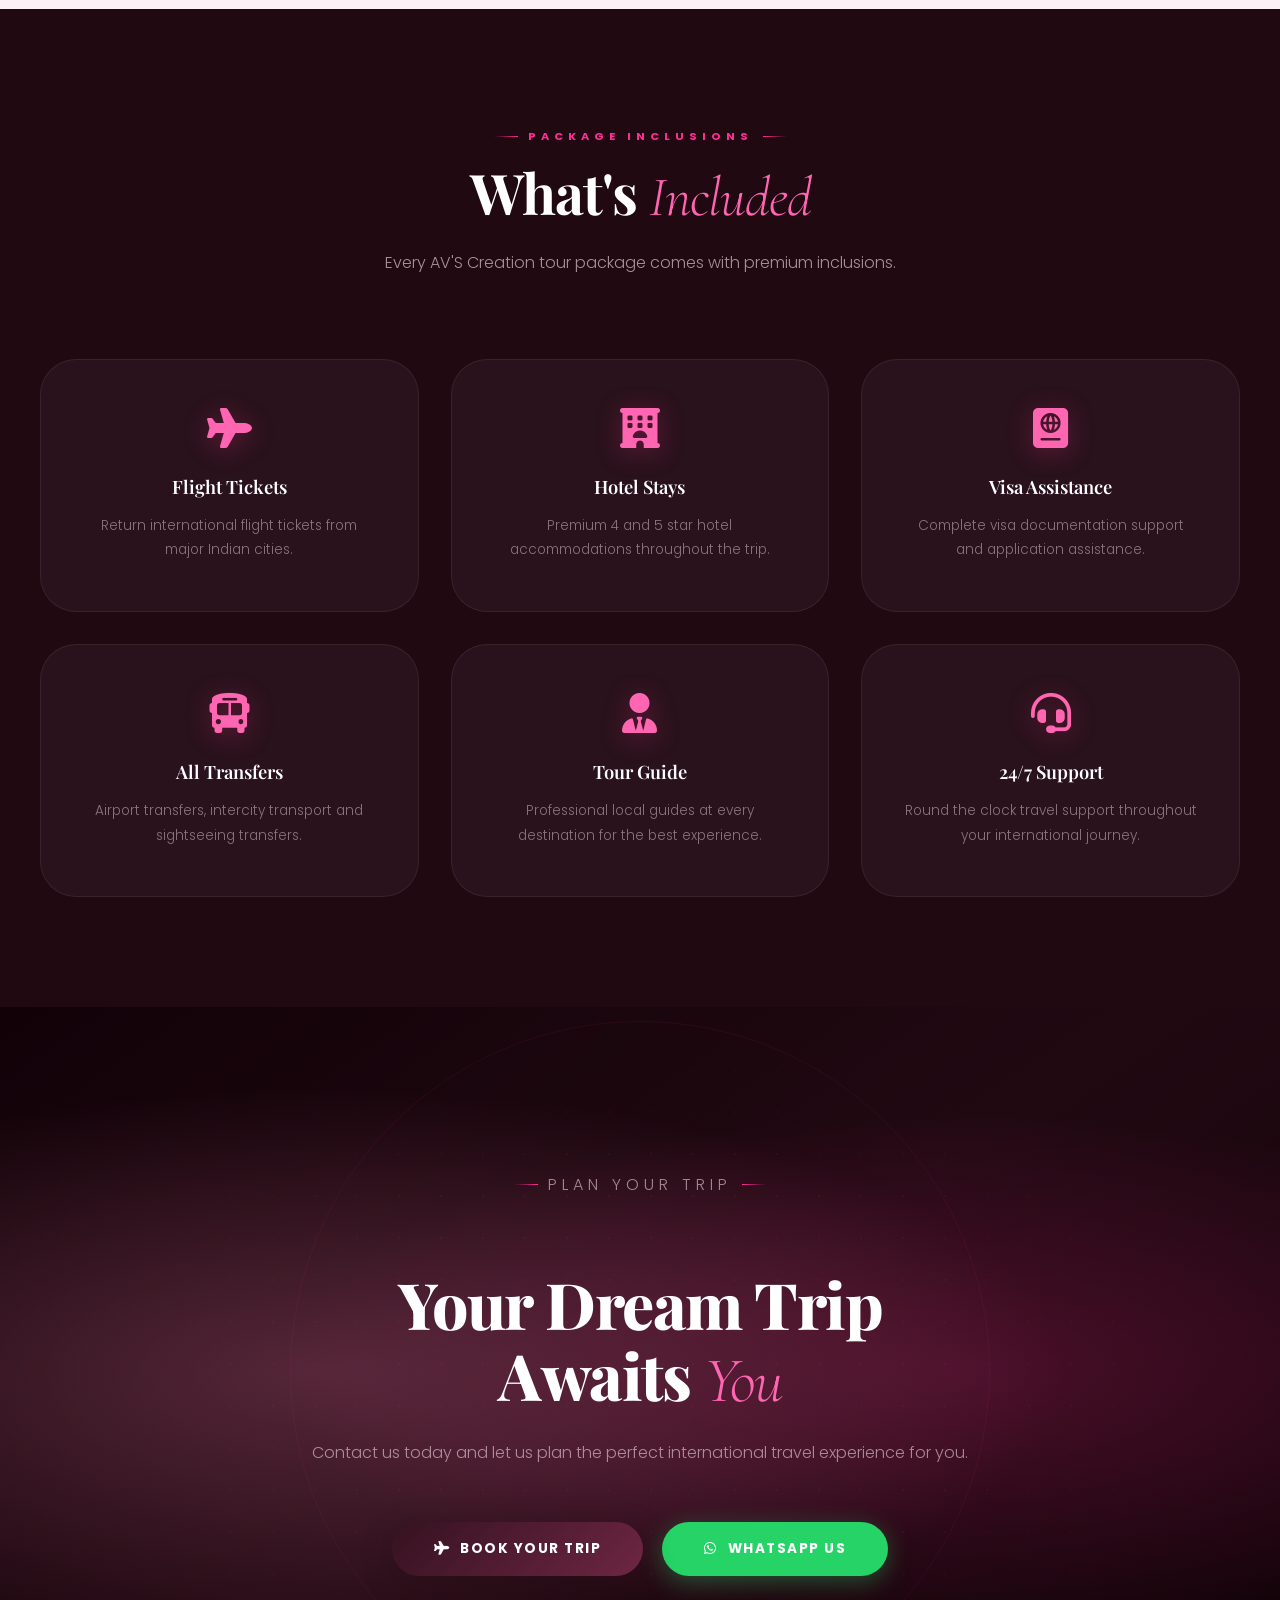
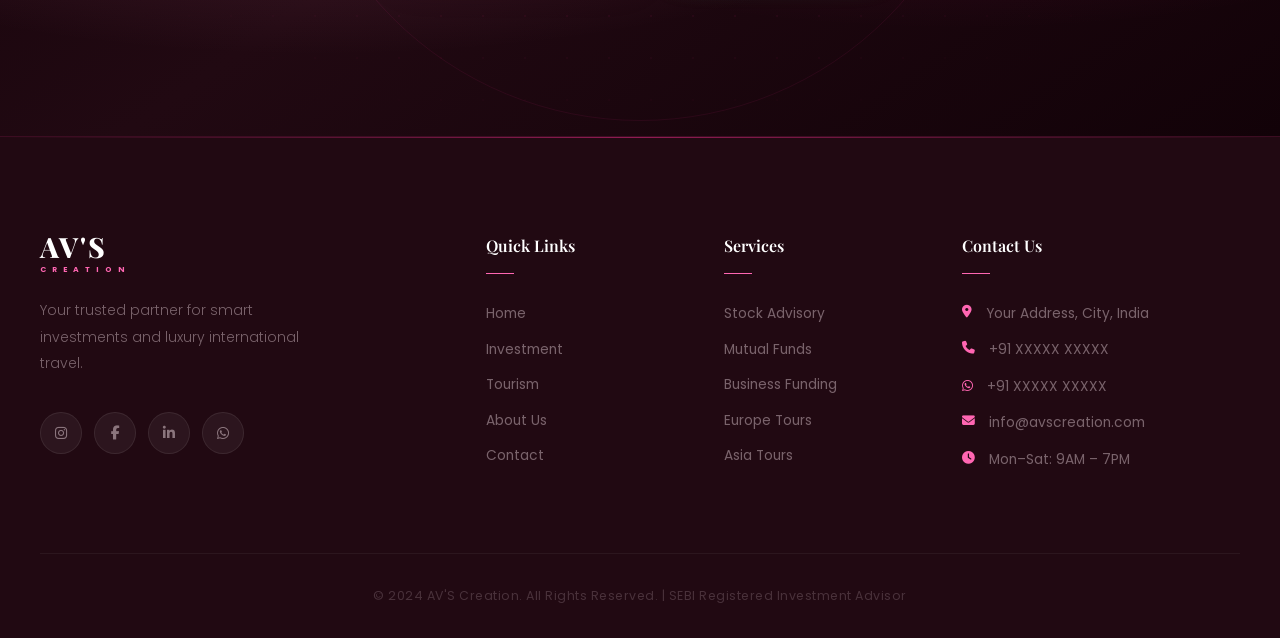
<file: tourism.html>
<!DOCTYPE html>
<html lang="en">
<head>
    <meta charset="UTF-8">
    <meta name="viewport" content="width=device-width, initial-scale=1.0">
    <title>International Tours - AV'S Creation</title>
    <link rel="stylesheet" href="style.css">
    <link rel="stylesheet" href="https://cdnjs.cloudflare.com/ajax/libs/font-awesome/6.5.0/css/all.min.css">
    <link href="https://fonts.googleapis.com/css2?family=Playfair+Display:ital,wght@0,400;0,500;0,600;0,700;0,800;1,400;1,600&family=Poppins:wght@300;400;500;600;700&family=Cormorant+Garamond:ital,wght@0,300;0,400;0,600;1,300;1,400&display=swap" rel="stylesheet">
</head>
<body>

    <!-- NAVBAR -->
    <nav class="navbar scrolled" id="navbar">
        <div class="nav-container">
            <a href="index.html" class="logo">
                <span class="logo-text">AV'S</span>
                <span class="logo-sub">CREATION</span>
            </a>
            <ul class="nav-links" id="navLinks">
                <li><a href="index.html">Home</a></li>
                <li><a href="investment.html">Investment</a></li>
                <li><a href="tourism.html" class="active">Tourism</a></li>
                <li><a href="about.html">About</a></li>
                <li><a href="contact.html">Contact</a></li>
            </ul>
            <a href="contact.html" class="nav-btn">Book Now</a>
            <div class="hamburger" id="hamburger">
                <span></span>
                <span></span>
                <span></span>
            </div>
        </div>
    </nav>

    <!-- PAGE HERO -->
    <section class="page-hero tour-hero">
        <div class="page-hero-overlay"></div>
        <div class="page-hero-content">
            <p class="section-tag">International Tourism</p>
            <h1>Explore The World <br>In <em>Luxury</em></h1>
            <p>Premium international travel packages to 25+ countries with end-to-end support.</p>
        </div>
        <div class="breadcrumb">
            <a href="index.html">Home</a>
            <span>/</span>
            <span>Tourism</span>
        </div>
    </section>

    <!-- TOUR HIGHLIGHTS -->
    <section class="section">
        <div class="container">
            <div class="section-header">
                <p class="section-tag">Why Travel With Us</p>
                <h2 class="section-title">The AV'S Travel <em>Experience</em></h2>
                <p class="section-desc">We craft unforgettable international travel experiences with attention to every detail.</p>
            </div>
            <div class="value-grid">
                <div class="value-card">
                    <div class="value-icon tour-icon">
                        <i class="fas fa-map-marked-alt"></i>
                    </div>
                    <h3>25+ Countries</h3>
                    <p>Expertly crafted packages to over 25 countries across Europe, Asia, Middle East and Americas.</p>
                </div>
                <div class="value-card">
                    <div class="value-icon tour-icon">
                        <i class="fas fa-concierge-bell"></i>
                    </div>
                    <h3>End-to-End Service</h3>
                    <p>From visa assistance to hotel bookings, flights and itinerary — we handle everything for you.</p>
                </div>
                <div class="value-card">
                    <div class="value-icon tour-icon">
                        <i class="fas fa-headset"></i>
                    </div>
                    <h3>24/7 Travel Support</h3>
                    <p>Our travel experts are available round the clock during your trip for any assistance you need.</p>
                </div>
            </div>
        </div>
    </section>

    <!-- ALL TOUR PACKAGES -->
    <section class="section bg-light">
        <div class="container">
            <div class="section-header">
                <p class="section-tag">Our Packages</p>
                <h2 class="section-title">International Tour <em>Packages</em></h2>
                <p class="section-desc">Choose from our carefully curated international travel packages.</p>
            </div>
            <div class="tours-full-grid">

                <!-- ============================================ -->
                <!-- IMAGE 7: EUROPE FULL PACKAGE                -->
                <!-- PASTE YOUR tour-europe-full.jpg LINK BELOW  -->
                <!-- ============================================ -->
                <div class="tour-full-card">
                    <div class="tour-full-img" style="background-image: url('https://i.ibb.co/w9yy2Lw/EUROPE-FULL-PACKAGE.png'); background-size: cover; background-position: center;">
                        <div class="tour-full-badge">Most Popular</div>
                    </div>
                    <div class="tour-full-info">
                        <div class="tour-full-meta">
                            <span><i class="fas fa-clock"></i> 7-10 Days</span>
                            <span><i class="fas fa-users"></i> 2-20 Pax</span>
                            <span><i class="fas fa-star"></i> 4.9/5</span>
                        </div>
                        <h3>Europe Explorer Package</h3>
                        <p>Experience the best of Europe with visits to iconic cities including Paris, Rome, Amsterdam, Prague and more. Luxury hotels, guided tours and premium experiences included.</p>
                        <div class="tour-destinations">
                            <span>🇫🇷 Paris</span>
                            <span>🇮🇹 Rome</span>
                            <span>🇳🇱 Amsterdam</span>
                            <span>🇨🇿 Prague</span>
                            <span>🇦🇹 Vienna</span>
                        </div>
                        <div class="tour-includes">
                            <div><i class="fas fa-check"></i> Flight tickets</div>
                            <div><i class="fas fa-check"></i> 4-star hotels</div>
                            <div><i class="fas fa-check"></i> Visa assistance</div>
                            <div><i class="fas fa-check"></i> Guided tours</div>
                        </div>
                        <div class="tour-full-footer">
                            <div class="tour-full-price">
                                <span class="price-from">Starting from</span>
                                <span class="price-amount">₹85,000</span>
                                <span class="price-per">per person</span>
                            </div>
                            <a href="contact.html" class="btn-primary">Book Now</a>
                        </div>
                    </div>
                </div>

                <!-- ============================================ -->
                <!-- IMAGE 8: SOUTHEAST ASIA FULL PACKAGE        -->
                <!-- PASTE YOUR tour-asia-full.jpg LINK BELOW    -->
                <!-- ============================================ -->
                <div class="tour-full-card">
                    <div class="tour-full-img" style="background-image: url('https://i.ibb.co/0RxcmLX2/SOUTHEAST-ASIA-FULL-PACKAGE.png
'); background-size: cover; background-position: center;">
                    </div>
                    <div class="tour-full-info">
                        <div class="tour-full-meta">
                            <span><i class="fas fa-clock"></i> 5-8 Days</span>
                            <span><i class="fas fa-users"></i> 2-20 Pax</span>
                            <span><i class="fas fa-star"></i> 4.8/5</span>
                        </div>
                        <h3>Southeast Asia Package</h3>
                        <p>Discover the magic of Southeast Asia with stunning beaches, rich culture and amazing food. Visit Thailand, Bali, Singapore and Vietnam on this incredible journey.</p>
                        <div class="tour-destinations">
                            <span>🇹🇭 Thailand</span>
                            <span>🇮🇩 Bali</span>
                            <span>🇸🇬 Singapore</span>
                            <span>🇻🇳 Vietnam</span>
                        </div>
                        <div class="tour-includes">
                            <div><i class="fas fa-check"></i> Flight tickets</div>
                            <div><i class="fas fa-check"></i> Resort stays</div>
                            <div><i class="fas fa-check"></i> Visa assistance</div>
                            <div><i class="fas fa-check"></i> Guided tours</div>
                        </div>
                        <div class="tour-full-footer">
                            <div class="tour-full-price">
                                <span class="price-from">Starting from</span>
                                <span class="price-amount">₹55,000</span>
                                <span class="price-per">per person</span>
                            </div>
                            <a href="contact.html" class="btn-primary">Book Now</a>
                        </div>
                    </div>
                </div>

                <!-- ============================================ -->
                <!-- IMAGE 9: MIDDLE EAST FULL PACKAGE           -->
                <!-- PASTE YOUR tour-middle-full.jpg LINK BELOW  -->
                <!-- ============================================ -->
                <div class="tour-full-card">
                    <div class="tour-full-img" style="background-image: url('https://i.ibb.co/BKLmNZX0/Middle-east-full-package.png'); background-size: cover; background-position: center;">
                    </div>
                    <div class="tour-full-info">
                        <div class="tour-full-meta">
                            <span><i class="fas fa-clock"></i> 4-7 Days</span>
                            <span><i class="fas fa-users"></i> 2-20 Pax</span>
                            <span><i class="fas fa-star"></i> 4.9/5</span>
                        </div>
                        <h3>Middle East Magic Package</h3>
                        <p>Experience the luxury and grandeur of the Middle East. From the towering Burj Khalifa to the golden deserts of Qatar, this is an unforgettable experience.</p>
                        <div class="tour-destinations">
                            <span>🇦🇪 Dubai</span>
                            <span>🇦🇪 Abu Dhabi</span>
                            <span>🇶🇦 Qatar</span>
                            <span>🇸🇦 Saudi Arabia</span>
                        </div>
                        <div class="tour-includes">
                            <div><i class="fas fa-check"></i> Flight tickets</div>
                            <div><i class="fas fa-check"></i> Luxury hotels</div>
                            <div><i class="fas fa-check"></i> Visa assistance</div>
                            <div><i class="fas fa-check"></i> Desert safari</div>
                        </div>
                        <div class="tour-full-footer">
                            <div class="tour-full-price">
                                <span class="price-from">Starting from</span>
                                <span class="price-amount">₹45,000</span>
                                <span class="price-per">per person</span>
                            </div>
                            <a href="contact.html" class="btn-primary">Book Now</a>
                        </div>
                    </div>
                </div>

                <!-- ============================================ -->
                <!-- IMAGE 10: USA & CANADA FULL PACKAGE         -->
                <!-- PASTE YOUR tour-usa-full.jpg LINK BELOW     -->
                <!-- ============================================ -->
                <div class="tour-full-card">
                    <div class="tour-full-img" style="background-image: url('https://i.ibb.co/qM3GSxVX/USA-AND-CANADA-FULL-PACKAGE.png'); background-size: cover; background-position: center;">
                    </div>
                    <div class="tour-full-info">
                        <div class="tour-full-meta">
                            <span><i class="fas fa-clock"></i> 10-14 Days</span>
                            <span><i class="fas fa-users"></i> 2-15 Pax</span>
                            <span><i class="fas fa-star"></i> 4.8/5</span>
                        </div>
                        <h3>USA & Canada Package</h3>
                        <p>The ultimate North American experience covering New York, Niagara Falls, Las Vegas, Los Angeles and Toronto in one incredible trip of a lifetime.</p>
                        <div class="tour-destinations">
                            <span>🇺🇸 New York</span>
                            <span>🇺🇸 Las Vegas</span>
                            <span>🇺🇸 Los Angeles</span>
                            <span>🇨🇦 Toronto</span>
                        </div>
                        <div class="tour-includes">
                            <div><i class="fas fa-check"></i> Flight tickets</div>
                            <div><i class="fas fa-check"></i> Premium hotels</div>
                            <div><i class="fas fa-check"></i> Visa assistance</div>
                            <div><i class="fas fa-check"></i> All transfers</div>
                        </div>
                        <div class="tour-full-footer">
                            <div class="tour-full-price">
                                <span class="price-from">Starting from</span>
                                <span class="price-amount">₹1,50,000</span>
                                <span class="price-per">per person</span>
                            </div>
                            <a href="contact.html" class="btn-primary">Book Now</a>
                        </div>
                    </div>
                </div>

            </div>
        </div>
    </section>

    <!-- WHAT'S INCLUDED -->
    <section class="section bg-navy">
        <div class="container">
            <div class="section-header">
                <p class="section-tag">Package Inclusions</p>
                <h2 class="section-title white">What's <em>Included</em></h2>
                <p class="section-desc light">Every AV'S Creation tour package comes with premium inclusions.</p>
            </div>
            <div class="inclusion-grid">
                <div class="inclusion-card">
                    <i class="fas fa-plane"></i>
                    <h3>Flight Tickets</h3>
                    <p>Return international flight tickets from major Indian cities.</p>
                </div>
                <div class="inclusion-card">
                    <i class="fas fa-hotel"></i>
                    <h3>Hotel Stays</h3>
                    <p>Premium 4 and 5 star hotel accommodations throughout the trip.</p>
                </div>
                <div class="inclusion-card">
                    <i class="fas fa-passport"></i>
                    <h3>Visa Assistance</h3>
                    <p>Complete visa documentation support and application assistance.</p>
                </div>
                <div class="inclusion-card">
                    <i class="fas fa-bus"></i>
                    <h3>All Transfers</h3>
                    <p>Airport transfers, intercity transport and sightseeing transfers.</p>
                </div>
                <div class="inclusion-card">
                    <i class="fas fa-user-tie"></i>
                    <h3>Tour Guide</h3>
                    <p>Professional local guides at every destination for the best experience.</p>
                </div>
                <div class="inclusion-card">
                    <i class="fas fa-headset"></i>
                    <h3>24/7 Support</h3>
                    <p>Round the clock travel support throughout your international journey.</p>
                </div>
            </div>
        </div>
    </section>

    <!-- CTA -->
    <section class="cta-section">
        <div class="cta-overlay"></div>
        <div class="container">
            <div class="cta-content">
                <p class="section-tag">Plan Your Trip</p>
                <h2>Your Dream Trip<br>Awaits <em>You</em></h2>
                <p>Contact us today and let us plan the perfect international travel experience for you.</p>
                <div class="cta-btns">
                    <a href="contact.html" class="btn-primary">
                        <i class="fas fa-plane"></i> Book Your Trip
                    </a>
                    <a href="https://wa.me/+91XXXXXXXXXX" class="btn-whatsapp" target="_blank">
                        <i class="fab fa-whatsapp"></i> WhatsApp Us
                    </a>
                </div>
            </div>
        </div>
    </section>

    <!-- FOOTER -->
    <footer class="footer">
        <div class="container">
            <div class="footer-grid">
                <div class="footer-brand">
                    <a href="index.html" class="logo">
                        <span class="logo-text">AV'S</span>
                        <span class="logo-sub">CREATION</span>
                    </a>
                    <p>Your trusted partner for smart investments and luxury international travel.</p>
                    <div class="social-links">
                        <a href="#"><i class="fab fa-instagram"></i></a>
                        <a href="#"><i class="fab fa-facebook-f"></i></a>
                        <a href="#"><i class="fab fa-linkedin-in"></i></a>
                        <a href="#"><i class="fab fa-whatsapp"></i></a>
                    </div>
                </div>
                <div class="footer-col">
                    <h4>Quick Links</h4>
                    <ul>
                        <li><a href="index.html">Home</a></li>
                        <li><a href="investment.html">Investment</a></li>
                        <li><a href="tourism.html">Tourism</a></li>
                        <li><a href="about.html">About Us</a></li>
                        <li><a href="contact.html">Contact</a></li>
                    </ul>
                </div>
                <div class="footer-col">
                    <h4>Services</h4>
                    <ul>
                        <li><a href="investment.html">Stock Advisory</a></li>
                        <li><a href="investment.html">Mutual Funds</a></li>
                        <li><a href="investment.html">Business Funding</a></li>
                        <li><a href="tourism.html">Europe Tours</a></li>
                        <li><a href="tourism.html">Asia Tours</a></li>
                    </ul>
                </div>
                <div class="footer-col">
                    <h4>Contact Us</h4>
                    <div class="footer-contact">
                        <p><i class="fas fa-map-marker-alt"></i> Your Address, City, India</p>
                        <p><i class="fas fa-phone"></i> +91 XXXXX XXXXX</p>
                        <p><i class="fab fa-whatsapp"></i> +91 XXXXX XXXXX</p>
                        <p><i class="fas fa-envelope"></i> info@avscreation.com</p>
                        <p><i class="fas fa-clock"></i> Mon–Sat: 9AM – 7PM</p>
                    </div>
                </div>
            </div>
            <div class="footer-bottom">
                <p>© 2024 AV'S Creation. All Rights Reserved. | SEBI Registered Investment Advisor</p>
            </div>
        </div>
    </footer>

    <!-- FLOATING BUTTONS -->
    <div class="whatsapp-float">
        <span class="whatsapp-label">Chat on WhatsApp</span>
        <a href="https://wa.me/+91XXXXXXXXXX" target="_blank" class="whatsapp-btn">
            <i class="fab fa-whatsapp"></i>
        </a>
    </div>

    <div class="call-float">
        <a href="tel:+91XXXXXXXXXX" class="call-btn">
            <i class="fas fa-phone"></i>
        </a>
        <span class="call-label">Call Us Now</span>
    </div>

    <script src="script.js"></script>
</body>
</html>
</file>
<file: style.css>
/* ========================================
   AV'S CREATION - PREMIUM CSS v2.0
   Deep Wine + Vibrant Pink + Rose Gold
   ======================================== */

@import url('https://fonts.googleapis.com/css2?family=Playfair+Display:ital,wght@0,400;0,500;0,600;0,700;0,800;1,400;1,600&family=Poppins:wght@300;400;500;600;700&family=Cormorant+Garamond:ital,wght@0,300;0,400;0,600;1,300;1,400&display=swap');

/* ========== RESET ========== */
*, *::before, *::after {
    margin: 0;
    padding: 0;
    box-sizing: border-box;
}

/* ========== VARIABLES ========== */
:root {
    --navy: #210912;
    --navy-2: #351220;
    --navy-3: #4A1B2E;
    --navy-light: #6E2643;
    --navy-pale: #FFEBF2;

    --gold: #FF2E93;
    --gold-light: #FF66B2;
    --gold-dark: #C70068;
    --gold-pale: #FFF0F6;
    --gold-glow: rgba(255, 46, 147, 0.3);

    --green: #FF85B3;
    --green-light: #FFAEC9;
    --green-dark: #D44D80;
    --green-pale: #FFF5F8;

    --white: #FFFFFF;
    --off-white: #FFFBFD;
    --light: #FAF2F5;
    --beige: #FDF6F8;
    --black: #120208;
    --dark: #1F050F;

    --text-primary: #210912;
    --text-secondary: #5C434E;
    --text-muted: #8C707C;
    --text-light: rgba(255, 235, 242, 0.6);

    --border: rgba(33, 9, 18, 0.08);
    --border-gold: rgba(255, 46, 147, 0.3);
    --border-navy: rgba(33, 9, 18, 0.2);

    --font-display: 'Cormorant Garamond', serif;
    --font-heading: 'Playfair Display', serif;
    --font-body: 'Poppins', sans-serif;

    --ease: cubic-bezier(0.16, 1, 0.3, 1);
    --transition: all 0.4s var(--ease);
    --transition-slow: all 0.7s var(--ease);

    --shadow-sm: 0 4px 24px rgba(33, 9, 18, 0.06);
    --shadow-md: 0 8px 40px rgba(33, 9, 18, 0.1);
    --shadow-lg: 0 20px 60px rgba(33, 9, 18, 0.12);
    --shadow-xl: 0 30px 80px rgba(33, 9, 18, 0.16);
    --shadow-gold: 0 8px 32px rgba(255, 46, 147, 0.25);
    --shadow-gold-lg: 0 16px 50px rgba(255, 46, 147, 0.35);
    --shadow-green: 0 8px 32px rgba(255, 133, 179, 0.25);
    --shadow-navy: 0 8px 32px rgba(33, 9, 18, 0.3);

    --radius-sm: 12px;
    --radius: 18px;
    --radius-lg: 28px;
    --radius-xl: 36px;
    --radius-2xl: 54px;
}

/* ========== BASE ========== */
html { scroll-behavior: smooth; font-size: 16px; }

body {
    font-family: var(--font-body);
    color: var(--text-primary);
    background: var(--white);
    overflow-x: hidden;
    line-height: 1.6;
    -webkit-font-smoothing: antialiased;
}

a { text-decoration: none; color: inherit; transition: var(--transition); }
ul { list-style: none; }
img { width: 100%; height: 100%; object-fit: cover; display: block; }
button { font-family: var(--font-body); cursor: pointer; border: none; outline: none; background: none; }
input, select, textarea { font-family: var(--font-body); outline: none; }

/* ========== SELECTION & SCROLLBAR ========== */
::selection { background: var(--navy); color: var(--white); }
::-webkit-scrollbar { width: 6px; }
::-webkit-scrollbar-track { background: var(--dark); }
::-webkit-scrollbar-thumb {
    background: linear-gradient(180deg, var(--gold), var(--green));
    border-radius: 3px;
}

/* ========== LAYOUT ========== */
.container { max-width: 1280px; margin: 0 auto; padding: 0 2.5rem; width: 100%; }
.section { padding: 110px 0; }
.bg-navy { background: var(--navy); }
.bg-light { background: var(--light); }
.bg-beige { background: var(--beige); }

/* ========== TYPOGRAPHY ========== */
.section-tag {
    display: inline-flex;
    align-items: center;
    gap: 10px;
    font-size: 0.7rem;
    font-weight: 700;
    letter-spacing: 5px;
    text-transform: uppercase;
    color: var(--gold);
    margin-bottom: 1rem;
}

.section-tag::before {
    content: '';
    display: block;
    width: 24px;
    height: 1px;
    background: linear-gradient(90deg, transparent, var(--gold));
}

.section-tag::after {
    content: '';
    display: block;
    width: 24px;
    height: 1px;
    background: linear-gradient(90deg, var(--gold), transparent);
}

.section-title {
    font-family: var(--font-heading);
    font-size: clamp(2.2rem, 4.5vw, 3.5rem);
    font-weight: 700;
    color: var(--text-primary);
    line-height: 1.12;
    margin-bottom: 1.2rem;
    letter-spacing: -1px;
}

.section-title.white { color: var(--white); }

.section-title em {
    font-style: italic;
    color: var(--gold-light);
    font-family: var(--font-display);
    font-weight: 300;
}

.section-desc {
    font-size: 1rem;
    color: var(--text-secondary);
    max-width: 560px;
    margin: 0 auto;
    line-height: 1.9;
    font-weight: 300;
}

.section-desc.light { color: var(--text-light); }
.section-header { text-align: center; margin-bottom: 5rem; }
.section-header.left { text-align: left; }
.section-header.left .section-desc { margin: 0; }
.section-cta { text-align: center; margin-top: 4rem; }

/* ========== BUTTONS ========== */
.btn-primary {
    display: inline-flex;
    align-items: center;
    justify-content: center;
    gap: 10px;
    padding: 16px 42px;
    background: linear-gradient(135deg, var(--navy-2), var(--navy-light));
    color: var(--white);
    border-radius: 50px;
    font-weight: 700;
    font-size: 0.85rem;
    letter-spacing: 1.5px;
    text-transform: uppercase;
    transition: var(--transition);
    border: none;
    box-shadow: var(--shadow-navy);
    cursor: pointer;
    white-space: nowrap;
    position: relative;
    overflow: hidden;
}

.btn-primary::before {
    content: '';
    position: absolute;
    top: 0;
    left: -100%;
    width: 100%;
    height: 100%;
    background: linear-gradient(90deg, transparent, rgba(255,255,255,0.2), transparent);
    transition: left 0.6s var(--ease);
}

.btn-primary:hover::before { left: 100%; }
.btn-primary:hover {
    transform: translateY(-3px);
    box-shadow: 0 12px 35px rgba(33, 9, 18, 0.4);
    color: var(--white);
}

.btn-gold {
    display: inline-flex;
    align-items: center;
    justify-content: center;
    gap: 10px;
    padding: 16px 42px;
    background: linear-gradient(135deg, var(--gold-dark), var(--gold), var(--gold-light));
    color: var(--white);
    border-radius: 50px;
    font-weight: 700;
    font-size: 0.85rem;
    letter-spacing: 1.5px;
    text-transform: uppercase;
    transition: var(--transition);
    border: none;
    box-shadow: var(--shadow-gold);
    cursor: pointer;
    white-space: nowrap;
    position: relative;
    overflow: hidden;
}

.btn-gold::before {
    content: '';
    position: absolute;
    top: 0;
    left: -100%;
    width: 100%;
    height: 100%;
    background: linear-gradient(90deg, transparent, rgba(255,255,255,0.3), transparent);
    transition: left 0.6s var(--ease);
}

.btn-gold:hover::before { left: 100%; }
.btn-gold:hover {
    transform: translateY(-3px);
    box-shadow: var(--shadow-gold-lg);
    color: var(--white);
}

.btn-green {
    display: inline-flex;
    align-items: center;
    justify-content: center;
    gap: 10px;
    padding: 16px 42px;
    background: linear-gradient(135deg, var(--green-dark), var(--green), var(--green-light));
    color: var(--white);
    border-radius: 50px;
    font-weight: 700;
    font-size: 0.85rem;
    letter-spacing: 1.5px;
    text-transform: uppercase;
    transition: var(--transition);
    border: none;
    box-shadow: var(--shadow-green);
    cursor: pointer;
    white-space: nowrap;
}

.btn-green:hover {
    transform: translateY(-3px);
    box-shadow: 0 16px 50px rgba(255, 133, 179, 0.5);
    color: var(--white);
}

.btn-outline-white {
    display: inline-flex;
    align-items: center;
    justify-content: center;
    gap: 10px;
    padding: 16px 42px;
    background: transparent;
    color: var(--white);
    border-radius: 50px;
    font-weight: 600;
    font-size: 0.85rem;
    letter-spacing: 1.5px;
    text-transform: uppercase;
    border: 1.5px solid rgba(255,255,255,0.4);
    transition: var(--transition);
    cursor: pointer;
    white-space: nowrap;
    backdrop-filter: blur(10px);
}

.btn-outline-white:hover {
    background: rgba(255,255,255,0.15);
    border-color: rgba(255,255,255,0.7);
    transform: translateY(-3px);
    color: var(--white);
}

.btn-outline-gold {
    display: inline-flex;
    align-items: center;
    justify-content: center;
    gap: 10px;
    padding: 16px 42px;
    background: transparent;
    color: var(--gold);
    border-radius: 50px;
    font-weight: 700;
    font-size: 0.85rem;
    letter-spacing: 1.5px;
    text-transform: uppercase;
    border: 1.5px solid var(--gold);
    transition: var(--transition);
    cursor: pointer;
    white-space: nowrap;
    position: relative;
    overflow: hidden;
}

.btn-outline-gold::before {
    content: '';
    position: absolute;
    inset: 0;
    background: linear-gradient(135deg, var(--gold-dark), var(--gold), var(--gold-light));
    opacity: 0;
    transition: opacity 0.4s var(--ease);
}

.btn-outline-gold:hover {
    color: var(--white);
    transform: translateY(-3px);
    box-shadow: var(--shadow-gold);
}

.btn-outline-gold:hover::before { opacity: 1; }
.btn-outline-gold span,
.btn-outline-gold i { position: relative; z-index: 1; }

.btn-whatsapp {
    display: inline-flex;
    align-items: center;
    justify-content: center;
    gap: 10px;
    padding: 16px 42px;
    background: #25D366;
    color: var(--white);
    border-radius: 50px;
    font-weight: 700;
    font-size: 0.85rem;
    letter-spacing: 1.5px;
    text-transform: uppercase;
    transition: var(--transition);
    border: none;
    box-shadow: 0 6px 25px rgba(37, 211, 102, 0.35);
    cursor: pointer;
    white-space: nowrap;
}

.btn-whatsapp:hover {
    transform: translateY(-3px);
    box-shadow: 0 12px 35px rgba(37, 211, 102, 0.5);
    color: var(--white);
    background: #20BA5A;
}

.btn-service {
    display: inline-flex;
    align-items: center;
    gap: 8px;
    font-size: 0.82rem;
    font-weight: 700;
    color: var(--gold);
    letter-spacing: 1px;
    text-transform: uppercase;
    transition: var(--transition);
    margin-top: 1.5rem;
    padding: 10px 0;
    border-bottom: 1px solid rgba(255, 46, 147, 0.3);
}

.btn-service:hover { color: var(--gold-dark); gap: 14px; }

.btn-tour {
    display: inline-flex;
    align-items: center;
    padding: 12px 28px;
    background: linear-gradient(135deg, var(--gold-dark), var(--gold));
    color: var(--white);
    border-radius: 50px;
    font-size: 0.78rem;
    font-weight: 700;
    letter-spacing: 1.5px;
    text-transform: uppercase;
    transform: translateY(15px);
    transition: var(--transition);
    box-shadow: var(--shadow-gold);
}

.btn-full {
    width: 100%;
    border-radius: var(--radius);
    padding: 18px;
    font-size: 0.9rem;
    letter-spacing: 2px;
}

/* ========== FLOATING BUTTONS ========== */
.whatsapp-float {
    position: fixed;
    bottom: 2rem;
    right: 2rem;
    z-index: 9998;
    display: flex;
    flex-direction: column;
    align-items: flex-end;
    gap: 0.75rem;
}

.whatsapp-btn {
    width: 60px;
    height: 60px;
    border-radius: 50%;
    background: #25D366;
    display: flex;
    align-items: center;
    justify-content: center;
    font-size: 1.6rem;
    color: var(--white);
    box-shadow: 0 8px 30px rgba(37, 211, 102, 0.4);
    transition: var(--transition);
    animation: pulseWhatsapp 2.5s ease-in-out infinite;
    cursor: pointer;
    border: 3px solid rgba(255,255,255,0.3);
    text-decoration: none;
}

.whatsapp-btn:hover {
    transform: scale(1.12) translateY(-3px);
    box-shadow: 0 14px 40px rgba(37, 211, 102, 0.55);
    color: var(--white);
}

.whatsapp-label {
    background: var(--white);
    color: var(--dark);
    font-size: 0.72rem;
    font-weight: 700;
    padding: 6px 14px;
    border-radius: 50px;
    letter-spacing: 1px;
    text-transform: uppercase;
    box-shadow: var(--shadow-sm);
    white-space: nowrap;
    opacity: 0;
    transform: translateX(10px);
    transition: var(--transition);
    pointer-events: none;
}

.whatsapp-float:hover .whatsapp-label {
    opacity: 1;
    transform: translateX(0);
}

.call-float {
    position: fixed;
    bottom: 2rem;
    left: 2rem;
    z-index: 9998;
    display: flex;
    flex-direction: column;
    align-items: flex-start;
    gap: 0.75rem;
}

.call-btn {
    width: 60px;
    height: 60px;
    border-radius: 50%;
    background: linear-gradient(135deg, var(--navy), var(--navy-light));
    display: flex;
    align-items: center;
    justify-content: center;
    font-size: 1.4rem;
    color: var(--white);
    box-shadow: var(--shadow-navy);
    transition: var(--transition);
    animation: pulseCall 2.5s ease-in-out infinite;
    cursor: pointer;
    border: 3px solid rgba(255,255,255,0.2);
    text-decoration: none;
}

.call-btn:hover {
    transform: scale(1.12) translateY(-3px);
    color: var(--white);
}

.call-label {
    background: var(--white);
    color: var(--dark);
    font-size: 0.72rem;
    font-weight: 700;
    padding: 6px 14px;
    border-radius: 50px;
    letter-spacing: 1px;
    text-transform: uppercase;
    box-shadow: var(--shadow-sm);
    white-space: nowrap;
    opacity: 0;
    transform: translateX(-10px);
    transition: var(--transition);
    pointer-events: none;
}

.call-float:hover .call-label {
    opacity: 1;
    transform: translateX(0);
}

/* ========== NAVBAR ========== */
.navbar {
    position: fixed;
    top: 0;
    left: 0;
    width: 100%;
    z-index: 9999;
    padding: 1.8rem 0;
    transition: var(--transition);
    background: transparent;
}

.navbar.scrolled {
    background: rgba(33, 9, 18, 0.94);
    backdrop-filter: blur(30px);
    -webkit-backdrop-filter: blur(30px);
    padding: 1rem 0;
    border-bottom: 1px solid rgba(255, 46, 147, 0.2);
    box-shadow: 0 4px 40px rgba(33, 9, 18, 0.4);
}

.nav-container {
    max-width: 1280px;
    margin: 0 auto;
    padding: 0 2.5rem;
    display: flex;
    align-items: center;
    justify-content: space-between;
    gap: 2rem;
}

.logo {
    display: flex;
    flex-direction: column;
    line-height: 1;
    flex-shrink: 0;
    text-decoration: none;
}

.logo-text {
    font-family: var(--font-heading);
    font-size: 1.75rem;
    font-weight: 800;
    color: var(--white);
    letter-spacing: 2px;
    line-height: 1;
    transition: var(--transition);
}

.logo-sub {
    font-size: 0.48rem;
    font-weight: 700;
    letter-spacing: 6px;
    color: var(--gold-light);
    margin-top: 5px;
    text-transform: uppercase;
}

.nav-links {
    display: flex;
    align-items: center;
    gap: 3rem;
    margin: 0 auto;
}

.nav-links a {
    font-size: 0.78rem;
    font-weight: 600;
    color: rgba(255, 235, 242, 0.8);
    letter-spacing: 2px;
    text-transform: uppercase;
    position: relative;
    padding-bottom: 3px;
}

.nav-links a::after {
    content: '';
    position: absolute;
    bottom: -2px;
    left: 50%;
    transform: translateX(-50%);
    width: 0;
    height: 1px;
    background: linear-gradient(90deg, transparent, var(--gold-light), transparent);
    transition: width 0.4s var(--ease);
}

.nav-links a:hover { color: var(--gold-light); }
.nav-links a:hover::after { width: 100%; }
.nav-links a.active { color: var(--gold-light); }
.nav-links a.active::after { width: 100%; }

.nav-btn {
    display: inline-flex;
    align-items: center;
    padding: 11px 28px;
    background: linear-gradient(135deg, var(--gold-dark), var(--gold));
    color: var(--white) !important;
    border-radius: 50px;
    font-size: 0.72rem;
    font-weight: 700;
    letter-spacing: 2px;
    text-transform: uppercase;
    border: none;
    flex-shrink: 0;
    box-shadow: var(--shadow-gold);
    transition: var(--transition);
    position: relative;
    overflow: hidden;
}

.nav-btn::before {
    content: '';
    position: absolute;
    top: 0;
    left: -100%;
    width: 100%;
    height: 100%;
    background: linear-gradient(90deg, transparent, rgba(255,255,255,0.3), transparent);
    transition: left 0.5s var(--ease);
}

.nav-btn:hover::before { left: 100%; }
.nav-btn:hover {
    transform: translateY(-2px);
    box-shadow: var(--shadow-gold-lg);
    color: var(--white) !important;
}

.hamburger {
    display: none;
    flex-direction: column;
    gap: 5px;
    cursor: pointer;
    z-index: 10001;
    padding: 5px;
}

.hamburger span {
    display: block;
    width: 26px;
    height: 1.5px;
    background: var(--white);
    border-radius: 2px;
    transition: var(--transition);
}

.hamburger.active span:nth-child(1) { transform: translateY(6.5px) rotate(45deg); }
.hamburger.active span:nth-child(2) { opacity: 0; transform: scaleX(0); }
.hamburger.active span:nth-child(3) { transform: translateY(-6.5px) rotate(-45deg); }

@media (max-width: 900px) {
    .nav-links {
        display: none;
        position: fixed;
        inset: 0;
        background: var(--navy);
        flex-direction: column;
        align-items: center;
        justify-content: center;
        gap: 3rem;
        z-index: 10000;
    }

    .nav-links::before {
        content: '';
        position: absolute;
        inset: 0;
        background: radial-gradient(ellipse at center, rgba(255, 46, 147, 0.12) 0%, transparent 70%);
        pointer-events: none;
    }

    .nav-links.open {
        display: flex;
        animation: menuFadeIn 0.4s var(--ease) both;
    }

    .nav-links a {
        font-family: var(--font-heading);
        font-size: 1.8rem;
        color: rgba(255,255,255,0.85);
        letter-spacing: 3px;
    }

    .nav-links a:hover { color: var(--gold-light); }
    .nav-btn { display: none; }
    .hamburger { display: flex; }
}

/* ========== HERO ========== */
.hero {
    position: relative;
    height: 100vh;
    min-height: 750px;
    max-height: 1100px;
    display: flex;
    align-items: center;
    justify-content: center;
    overflow: hidden;
    background: var(--navy);
}

.hero-bg {
    position: absolute;
    inset: 0;
    background:
        radial-gradient(ellipse at 15% 55%, rgba(255, 133, 179, 0.2) 0%, transparent 50%),
        radial-gradient(ellipse at 85% 15%, rgba(255, 46, 147, 0.18) 0%, transparent 45%),
        radial-gradient(ellipse at 50% 90%, rgba(33, 9, 18, 0.84) 0%, transparent 55%),
        linear-gradient(165deg, #120208 0%, #210912 45%, #120208 100%);
    z-index: 0;
    background-size: cover;
    background-position: center;
}

.hero-bg::before {
    content: '';
    position: absolute;
    inset: 0;
    background-image: radial-gradient(circle, rgba(255, 46, 147, 0.08) 1px, transparent 1px);
    background-size: 45px 45px;
    mask-image: radial-gradient(ellipse at center, black 30%, transparent 75%);
    -webkit-mask-image: radial-gradient(ellipse at center, black 30%, transparent 75%);
}

.hero-overlay {
    position: absolute;
    inset: 0;
    background: linear-gradient(180deg, rgba(33,9,18,0.3) 0%, rgba(33,9,18,0.1) 40%, rgba(33,9,18,0.6) 100%);
    z-index: 1;
}

.hero-content {
    position: relative;
    z-index: 2;
    text-align: center;
    color: var(--white);
    max-width: 950px;
    padding: 0 2rem;
    animation: heroFadeIn 1.2s var(--ease) both;
}

.hero-tagline {
    display: inline-flex;
    align-items: center;
    gap: 14px;
    font-size: 0.68rem;
    font-weight: 700;
    letter-spacing: 6px;
    text-transform: uppercase;
    color: var(--gold-light);
    margin-bottom: 2rem;
}

.hero-tagline::before,
.hero-tagline::after {
    content: '';
    display: block;
    width: 40px;
    height: 1px;
    background: linear-gradient(90deg, transparent, var(--gold-light));
    opacity: 0.7;
}

.hero-tagline::after {
    background: linear-gradient(90deg, var(--gold-light), transparent);
}

.hero-title {
    font-family: var(--font-heading);
    font-size: clamp(3rem, 8vw, 6.5rem);
    font-weight: 800;
    line-height: 1.05;
    margin-bottom: 2rem;
    letter-spacing: -2px;
    text-shadow: 0 4px 40px rgba(0,0,0,0.3);
}

.hero-title em {
    color: var(--gold-light);
    font-style: italic;
    font-family: var(--font-display);
    font-weight: 300;
}

.hero-desc {
    font-size: 1.05rem;
    font-weight: 300;
    color: rgba(255,255,255,0.75);
    margin-bottom: 3rem;
    line-height: 2;
    max-width: 580px;
    margin-left: auto;
    margin-right: auto;
}

.hero-btns {
    display: flex;
    gap: 1.2rem;
    justify-content: center;
    flex-wrap: wrap;
    margin-bottom: 3rem;
}

.hero-trust {
    display: flex;
    align-items: center;
    justify-content: center;
    gap: 2.5rem;
    flex-wrap: wrap;
    padding-top: 2rem;
    border-top: 1px solid rgba(255,255,255,0.1);
}

.hero-trust-item {
    display: flex;
    align-items: center;
    gap: 0.6rem;
    font-size: 0.78rem;
    color: rgba(255,255,255,0.65);
    letter-spacing: 0.5px;
    font-weight: 500;
}

.hero-trust-item i { color: var(--gold-light); font-size: 0.9rem; }

.hero::before {
    content: '';
    position: absolute;
    top: 10%;
    left: 3%;
    width: 400px;
    height: 400px;
    border-radius: 50%;
    border: 1px solid rgba(255, 46, 147, 0.1);
    z-index: 1;
    animation: float 10s ease-in-out infinite;
}

.hero::after {
    content: '';
    position: absolute;
    bottom: 12%;
    right: 3%;
    width: 280px;
    height: 280px;
    border-radius: 50%;
    border: 1px solid rgba(255, 133, 179, 0.12);
    z-index: 1;
    animation: float 7s ease-in-out infinite reverse;
}

.hero-scroll {
    position: absolute;
    bottom: 3rem;
    left: 50%;
    transform: translateX(-50%);
    z-index: 2;
    text-align: center;
    color: rgba(255,255,255,0.35);
    font-size: 0.62rem;
    letter-spacing: 4px;
    text-transform: uppercase;
    display: flex;
    flex-direction: column;
    align-items: center;
    gap: 10px;
    animation: scrollFloat 3s ease-in-out infinite;
}

.hero-scroll i { font-size: 0.85rem; color: var(--gold-light); opacity: 0.6; }

/* ========== PAGE HERO ========== */
.page-hero {
    position: relative;
    min-height: 460px;
    display: flex;
    align-items: center;
    justify-content: center;
    overflow: hidden;
    padding-top: 80px;
}

.page-hero-overlay {
    position: absolute;
    inset: 0;
    background:
        radial-gradient(ellipse at 20% 60%, rgba(255, 133, 179, 0.22) 0%, transparent 50%),
        radial-gradient(ellipse at 80% 25%, rgba(255, 46, 147, 0.18) 0%, transparent 45%),
        linear-gradient(160deg, #120208 0%, #210912 55%, #120208 100%);
    z-index: 0;
}

.invest-hero .page-hero-overlay {
    background:
        radial-gradient(ellipse at 20% 60%, rgba(255, 133, 179, 0.3) 0%, transparent 50%),
        radial-gradient(ellipse at 80% 25%, rgba(255, 46, 147, 0.2) 0%, transparent 45%),
        linear-gradient(160deg, #120208 0%, #210912 55%, #120208 100%);
}

.tour-hero .page-hero-overlay {
    background:
        radial-gradient(ellipse at 20% 60%, rgba(255, 46, 147, 0.22) 0%, transparent 50%),
        radial-gradient(ellipse at 80% 25%, rgba(33, 9, 18, 0.8) 0%, transparent 45%),
        linear-gradient(160deg, #120208 0%, #210912 55%, #120208 100%);
}

.page-hero-overlay::before {
    content: '';
    position: absolute;
    inset: 0;
    background-image: radial-gradient(circle, rgba(255, 46, 147, 0.07) 1px, transparent 1px);
    background-size: 38px 38px;
    mask-image: radial-gradient(ellipse at center, black 20%, transparent 70%);
    -webkit-mask-image: radial-gradient(ellipse at center, black 20%, transparent 70%);
}

.page-hero-overlay::after {
    content: '';
    position: absolute;
    bottom: 0;
    left: 0;
    right: 0;
    height: 1px;
    background: linear-gradient(90deg, transparent, rgba(255, 46, 147, 0.4), transparent);
}

.page-hero-content {
    position: relative;
    z-index: 2;
    text-align: center;
    color: var(--white);
    padding: 3rem 2rem;
    animation: heroFadeIn 0.9s var(--ease) both;
}

.page-hero-content h1 {
    font-family: var(--font-heading);
    font-size: clamp(3rem, 6vw, 5rem);
    font-weight: 800;
    letter-spacing: -1.5px;
    margin-bottom: 1.2rem;
    line-height: 1.08;
    text-shadow: 0 4px 30px rgba(0,0,0,0.3);
}

.page-hero-content h1 em {
    color: var(--gold-light);
    font-style: italic;
    font-family: var(--font-display);
    font-weight: 300;
}

.page-hero-content > p {
    color: rgba(255,235,242,0.65);
    font-size: 1rem;
    font-weight: 300;
    letter-spacing: 0.5px;
}

.breadcrumb {
    position: absolute;
    bottom: 2rem;
    left: 50%;
    transform: translateX(-50%);
    z-index: 2;
    display: flex;
    align-items: center;
    gap: 0.6rem;
    font-size: 0.72rem;
    color: rgba(255,255,255,0.3);
    letter-spacing: 1px;
    white-space: nowrap;
    text-transform: uppercase;
}

.breadcrumb a { color: rgba(255,255,255,0.3); }
.breadcrumb a:hover { color: var(--gold-light); }
.breadcrumb span:last-child { color: var(--gold-light); }

/* ========== STATS BAR ========== */
.stats-bar {
    background: var(--navy);
    padding: 0;
    border-top: 1px solid rgba(255, 46, 147, 0.15);
    border-bottom: 1px solid rgba(255, 46, 147, 0.15);
    position: relative;
    overflow: hidden;
}

.stats-bar::before {
    content: '';
    position: absolute;
    inset: 0;
    background: radial-gradient(ellipse at center, rgba(255, 46, 147, 0.08) 0%, transparent 70%);
}

.stats-grid { display: flex; align-items: stretch; }

.stat-item {
    flex: 1;
    text-align: center;
    padding: 3.5rem 2rem;
    position: relative;
    transition: var(--transition);
}

.stat-item:hover { background: rgba(255, 46, 147, 0.06); }

.stat-item h3 {
    font-family: var(--font-display);
    font-size: 3.5rem;
    font-weight: 600;
    color: var(--gold-light);
    line-height: 1;
    margin-bottom: 0.7rem;
    letter-spacing: -1px;
}

.stat-item p {
    font-size: 0.68rem;
    color: rgba(255, 235, 242, 0.5);
    letter-spacing: 3px;
    text-transform: uppercase;
    font-weight: 600;
}

.stat-divider {
    width: 1px;
    background: linear-gradient(180deg, transparent, rgba(255, 46, 147, 0.25), transparent);
    align-self: stretch;
}

/* ========== VALUE GRID ========== */
.value-grid {
    display: grid;
    grid-template-columns: repeat(3, 1fr);
    gap: 2rem;
}

.value-card {
    background: var(--white);
    border-radius: var(--radius-xl);
    padding: 3.5rem 3rem;
    text-align: center;
    box-shadow: var(--shadow-sm);
    border: 1px solid var(--border);
    transition: var(--transition);
    position: relative;
    overflow: hidden;
}

.value-card::before {
    content: '';
    position: absolute;
    top: 0;
    left: 0;
    right: 0;
    height: 4px;
    background: linear-gradient(90deg, var(--navy), var(--gold), var(--green));
    transform: scaleX(0);
    transform-origin: center;
    transition: transform 0.5s var(--ease);
}

.value-card:hover {
    transform: translateY(-12px);
    box-shadow: var(--shadow-xl);
    border-color: var(--border-gold);
}

.value-card:hover::before { transform: scaleX(1); }

.value-icon {
    width: 82px;
    height: 82px;
    border-radius: 50%;
    display: flex;
    align-items: center;
    justify-content: center;
    margin: 0 auto 2.2rem;
    transition: var(--transition);
    position: relative;
    z-index: 1;
}

.invest-icon {
    background: linear-gradient(135deg, var(--green-dark), var(--green), var(--green-light));
    box-shadow: 0 10px 35px rgba(255, 133, 179, 0.3);
}

.tour-icon {
    background: linear-gradient(135deg, var(--gold-dark), var(--gold), var(--gold-light));
    box-shadow: 0 10px 35px rgba(255, 46, 147, 0.3);
}

.dual-icon {
    background: linear-gradient(135deg, var(--navy-2), var(--navy-light));
    box-shadow: var(--shadow-navy);
}

.value-card:hover .value-icon { transform: scale(1.12) rotate(-8deg); }
.value-icon i { font-size: 1.5rem; color: var(--white); }

.value-card h3 {
    font-family: var(--font-heading);
    font-size: 1.4rem;
    font-weight: 700;
    margin-bottom: 1.2rem;
    color: var(--text-primary);
}

.value-card p {
    font-size: 0.9rem;
    color: var(--text-secondary);
    line-height: 1.9;
    font-weight: 300;
}

/* ========== SERVICES GRID ========== */
.services-grid {
    display: grid;
    grid-template-columns: repeat(2, 1fr);
    gap: 2rem;
}

.service-card {
    background: rgba(255,255,255,0.03);
    border-radius: var(--radius-xl);
    padding: 3rem;
    border: 1px solid rgba(255,255,255,0.06);
    transition: var(--transition);
    position: relative;
    overflow: hidden;
    backdrop-filter: blur(10px);
}

.invest-card:hover {
    background: rgba(255,255,255,0.06);
    border-color: rgba(255, 46, 147, 0.35);
    transform: translateY(-8px);
    box-shadow: 0 20px 60px rgba(0,0,0,0.4);
}

.service-icon-wrap {
    width: 70px;
    height: 70px;
    border-radius: var(--radius);
    background: linear-gradient(135deg, var(--green-dark), var(--green));
    display: flex;
    align-items: center;
    justify-content: center;
    font-size: 1.5rem;
    color: var(--white);
    margin-bottom: 1.8rem;
    box-shadow: var(--shadow-green);
    transition: var(--transition);
}

.service-card:hover .service-icon-wrap { transform: scale(1.1) rotate(-5deg); }

.service-card h3 {
    font-family: var(--font-heading);
    font-size: 1.3rem;
    font-weight: 700;
    color: var(--white);
    margin-bottom: 0.8rem;
}

.service-card p {
    font-size: 0.88rem;
    color: rgba(255,235,242,0.6);
    line-height: 1.8;
    font-weight: 300;
    margin-bottom: 1.5rem;
}

.service-features {
    display: flex;
    flex-direction: column;
    gap: 0.6rem;
    margin-bottom: 0.5rem;
}

.service-features li {
    display: flex;
    align-items: center;
    gap: 0.75rem;
    font-size: 0.84rem;
    color: rgba(255,235,242,0.65);
}

.service-features li i { color: var(--green-light); font-size: 0.75rem; flex-shrink: 0; }

/* ========== TOURS GRID ========== */
.tours-grid {
    display: grid;
    grid-template-columns: repeat(2, 1fr);
    gap: 2rem;
}

.tour-card {
    background: var(--white);
    border-radius: var(--radius-xl);
    overflow: hidden;
    box-shadow: var(--shadow-sm);
    border: 1px solid var(--border);
    transition: var(--transition-slow);
    cursor: pointer;
}

.tour-card:hover {
    transform: translateY(-10px);
    box-shadow: var(--shadow-xl);
    border-color: var(--border-gold);
}

.tour-img {
    position: relative;
    height: 240px;
    display: flex;
    align-items: center;
    justify-content: center;
    overflow: hidden;
    background: var(--light);
}

.tour-img-icon {
    font-size: 4rem;
    color: rgba(255, 46, 147, 0.15);
    transition: var(--transition);
    z-index: 1;
}

.tour-card:hover .tour-img-icon {
    transform: scale(1.2);
    color: rgba(255, 46, 147, 0.25);
}

.tour-badge {
    position: absolute;
    top: 1.2rem;
    left: 1.2rem;
    background: linear-gradient(135deg, var(--gold-dark), var(--gold));
    color: var(--white);
    font-size: 0.65rem;
    font-weight: 700;
    letter-spacing: 1.5px;
    text-transform: uppercase;
    padding: 5px 14px;
    border-radius: 50px;
    box-shadow: var(--shadow-gold);
    z-index: 2;
}

.tour-overlay {
    position: absolute;
    inset: 0;
    background: rgba(33, 9, 18, 0.45);
    display: flex;
    align-items: center;
    justify-content: center;
    opacity: 0;
    transition: var(--transition);
    backdrop-filter: blur(4px);
}

.tour-card:hover .tour-overlay { opacity: 1; }
.tour-card:hover .btn-tour { transform: translateY(0); }

.tour-info { padding: 2rem 2.2rem 2.5rem; }

.tour-meta {
    display: flex;
    align-items: center;
    justify-content: space-between;
    margin-bottom: 1rem;
}

.tour-duration {
    font-size: 0.78rem;
    color: var(--text-muted);
    display: flex;
    align-items: center;
    gap: 5px;
    font-weight: 500;
}

.tour-price {
    font-size: 0.88rem;
    font-weight: 700;
    color: var(--gold);
    background: var(--gold-pale);
    padding: 4px 12px;
    border-radius: 50px;
    border: 1px solid rgba(255, 46, 147, 0.15);
}

.tour-info h3 {
    font-family: var(--font-heading);
    font-size: 1.3rem;
    font-weight: 700;
    color: var(--text-primary);
    margin-bottom: 0.6rem;
    transition: var(--transition);
}

.tour-card:hover .tour-info h3 { color: var(--navy); }

.tour-info p {
    font-size: 0.87rem;
    color: var(--text-secondary);
    line-height: 1.75;
    margin-bottom: 1.2rem;
    font-weight: 300;
}

.tour-tags {
    display: flex;
    gap: 0.5rem;
    flex-wrap: wrap;
}

.tour-tags span {
    font-size: 0.72rem;
    font-weight: 600;
    color: var(--navy-light);
    background: var(--navy-pale);
    padding: 4px 12px;
    border-radius: 50px;
    border: 1px solid rgba(110, 38, 67, 0.15);
    letter-spacing: 0.5px;
}

/* ========== WHY CHOOSE US ========== */
.why-grid {
    display: grid;
    grid-template-columns: repeat(3, 1fr);
    gap: 2rem;
}

.why-card {
    background: var(--white);
    border-radius: var(--radius-xl);
    padding: 3rem 2.5rem;
    box-shadow: var(--shadow-sm);
    border: 1px solid var(--border);
    transition: var(--transition);
    text-align: center;
    position: relative;
    overflow: hidden;
}

.why-card::before {
    content: '';
    position: absolute;
    bottom: 0;
    left: 0;
    right: 0;
    height: 4px;
    background: linear-gradient(90deg, var(--navy), var(--gold), var(--green));
    transform: scaleX(0);
    transform-origin: center;
    transition: transform 0.5s var(--ease);
}

.why-card:hover {
    transform: translateY(-10px);
    box-shadow: var(--shadow-xl);
    border-color: var(--border-gold);
}

.why-card:hover::before { transform: scaleX(1); }

.why-icon {
    width: 72px;
    height: 72px;
    border-radius: 50%;
    background: linear-gradient(135deg, var(--navy-2), var(--navy-light));
    display: flex;
    align-items: center;
    justify-content: center;
    margin: 0 auto 1.8rem;
    font-size: 1.4rem;
    color: var(--white);
    box-shadow: var(--shadow-navy);
    transition: var(--transition);
}

.why-card:hover .why-icon {
    transform: scale(1.12) rotate(-8deg);
    background: linear-gradient(135deg, var(--gold-dark), var(--gold));
    box-shadow: var(--shadow-gold);
}

.why-card h3 {
    font-family: var(--font-heading);
    font-size: 1.2rem;
    font-weight: 700;
    margin-bottom: 1rem;
    color: var(--text-primary);
}

.why-card p {
    font-size: 0.88rem;
    color: var(--text-secondary);
    line-height: 1.85;
    font-weight: 300;
}

/* ========== STEPS GRID ========== */
.steps-grid {
    display: flex;
    align-items: stretch;
    gap: 0;
    border-radius: var(--radius-xl);
    overflow: hidden;
    border: 1px solid rgba(255,255,255,0.06);
}

.step-card {
    flex: 1;
    text-align: center;
    padding: 4rem 3rem;
    background: rgba(255,255,255,0.025);
    transition: var(--transition);
    position: relative;
    overflow: hidden;
    border-right: 1px solid rgba(255,255,255,0.06);
}

.step-card:last-child { border-right: none; }

.step-card::before {
    content: '';
    position: absolute;
    inset: 0;
    background: linear-gradient(135deg, rgba(255, 46, 147, 0.1) 0%, transparent 60%);
    opacity: 0;
    transition: var(--transition);
}

.step-card:hover { background: rgba(255,255,255,0.04); }
.step-card:hover::before { opacity: 1; }

.step-number {
    font-family: var(--font-display);
    font-size: 6rem;
    font-weight: 300;
    color: var(--gold-light);
    opacity: 0.08;
    line-height: 1;
    margin-bottom: 0.5rem;
    transition: var(--transition);
    letter-spacing: -3px;
}

.step-card:hover .step-number { opacity: 0.2; }

.step-icon {
    font-size: 2.5rem;
    color: var(--gold-light);
    margin-bottom: 1.8rem;
    display: block;
    transition: var(--transition);
    filter: drop-shadow(0 4px 12px rgba(255, 46, 147, 0.3));
}

.step-card:hover .step-icon { transform: scale(1.2); }

.step-card h3 {
    font-family: var(--font-heading);
    font-size: 1.35rem;
    color: var(--white);
    margin-bottom: 1.2rem;
    font-weight: 600;
}

.step-card p {
    font-size: 0.87rem;
    color: rgba(255,235,242,0.45);
    line-height: 1.9;
    font-weight: 300;
}

.step-arrow {
    display: flex;
    align-items: center;
    justify-content: center;
    font-size: 1.2rem;
    color: var(--gold-light);
    opacity: 0.25;
    padding: 0 0.25rem;
    flex-shrink: 0;
    align-self: center;
}

/* ========== TESTIMONIALS ========== */
.testimonials-grid {
    display: grid;
    grid-template-columns: repeat(3, 1fr);
    gap: 2rem;
    align-items: start;
}

.testimonial-card {
    background: var(--white);
    padding: 3rem;
    border-radius: var(--radius-xl);
    box-shadow: var(--shadow-sm);
    border: 1px solid var(--border);
    transition: var(--transition);
    position: relative;
    overflow: hidden;
}

.testimonial-card::before {
    content: '';
    position: absolute;
    bottom: 0;
    left: 0;
    right: 0;
    height: 3px;
    background: linear-gradient(90deg, var(--navy), var(--gold), var(--green));
    transform: scaleX(0);
    transform-origin: center;
    transition: transform 0.5s var(--ease);
}

.testimonial-card:hover {
    transform: translateY(-8px);
    box-shadow: var(--shadow-lg);
    border-color: var(--border-gold);
}

.testimonial-card:hover::before { transform: scaleX(1); }

.testimonial-card.featured {
    background: linear-gradient(160deg, var(--navy-2), var(--navy-3));
    border-color: rgba(255, 46, 147, 0.3);
    transform: scale(1.04);
    box-shadow: 0 25px 70px rgba(33, 9, 18, 0.4),
                0 0 0 1px rgba(255, 46, 147, 0.2);
}

.testimonial-card.featured:hover { transform: scale(1.04) translateY(-8px); }

.quote-icon {
    font-size: 3rem;
    color: var(--gold);
    opacity: 0.12;
    margin-bottom: 1.5rem;
    display: block;
    line-height: 1;
}

.testimonial-card.featured .quote-icon { color: var(--gold-light); opacity: 0.25; }

.stars {
    display: flex;
    gap: 3px;
    color: var(--gold-light);
    font-size: 0.85rem;
    margin-bottom: 1.5rem;
    filter: drop-shadow(0 2px 6px rgba(255, 46, 147, 0.3));
}

.testimonial-card p {
    font-family: var(--font-display);
    font-size: 1.05rem;
    color: var(--text-secondary);
    line-height: 1.95;
    font-style: italic;
    font-weight: 300;
    margin-bottom: 2rem;
}

.testimonial-card.featured p { color: rgba(255,235,242,0.7); }

.client-info { display: flex; align-items: center; gap: 1.2rem; }

.client-avatar {
    width: 54px;
    height: 54px;
    min-width: 54px;
    border-radius: 50%;
    background: linear-gradient(135deg, var(--navy-2), var(--navy-light));
    display: flex;
    align-items: center;
    justify-content: center;
    font-weight: 700;
    font-size: 0.85rem;
    color: var(--white);
    box-shadow: var(--shadow-navy);
    font-family: var(--font-heading);
}

.testimonial-card.featured .client-avatar {
    background: linear-gradient(135deg, var(--gold-dark), var(--gold));
    box-shadow: var(--shadow-gold);
}

.client-info h4 {
    font-family: var(--font-heading);
    font-size: 0.95rem;
    font-weight: 700;
    color: var(--text-primary);
    margin-bottom: 0.25rem;
}

.testimonial-card.featured .client-info h4 { color: var(--white); }

.client-info span {
    font-size: 0.72rem;
    color: var(--gold);
    font-weight: 700;
    letter-spacing: 1px;
    text-transform: uppercase;
}

/* ========== CTA ========== */
.cta-section {
    position: relative;
    padding: 10rem 0;
    overflow: hidden;
}

.cta-overlay {
    position: absolute;
    inset: 0;
    background:
        radial-gradient(ellipse at 25% 50%, rgba(255, 133, 179, 0.25) 0%, transparent 55%),
        radial-gradient(ellipse at 75% 50%, rgba(255, 46, 147, 0.2) 0%, transparent 50%),
        linear-gradient(145deg, #120208 0%, #210912 50%, #120208 100%);
    z-index: 0;
}

.cta-overlay::before {
    content: '';
    position: absolute;
    inset: 0;
    background-image: radial-gradient(circle, rgba(255, 46, 147, 0.07) 1px, transparent 1px);
    background-size: 42px 42px;
    mask-image: radial-gradient(ellipse at center, black 40%, transparent 75%);
    -webkit-mask-image: radial-gradient(ellipse at center, black 40%, transparent 75%);
}

.cta-overlay::after {
    content: '';
    position: absolute;
    top: 50%;
    left: 50%;
    transform: translate(-50%, -50%);
    width: 700px;
    height: 700px;
    border-radius: 50%;
    border: 1px solid rgba(255, 46, 147, 0.08);
    pointer-events: none;
    animation: pulse 4s ease-in-out infinite;
}

.cta-content {
    position: relative;
    z-index: 1;
    text-align: center;
    color: var(--white);
}

.cta-content h2 {
    font-family: var(--font-heading);
    font-size: clamp(2.2rem, 5vw, 4rem);
    font-weight: 800;
    margin: 1rem 0 1.5rem;
    letter-spacing: -1.5px;
    line-height: 1.1;
}

.cta-content h2 em {
    color: var(--gold-light);
    font-style: italic;
    font-family: var(--font-display);
    font-weight: 300;
}

.cta-content > p {
    color: rgba(255,235,242,0.55);
    font-size: 1rem;
    margin-bottom: 3.5rem;
    font-weight: 300;
}

.cta-btns {
    display: flex;
    gap: 1.2rem;
    justify-content: center;
    flex-wrap: wrap;
}

/* ========== FOOTER ========== */
.footer {
    background: var(--navy);
    padding: 6rem 0 0;
    color: rgba(255, 235, 242, 0.45);
    border-top: 1px solid rgba(255, 46, 147, 0.12);
    position: relative;
}

.footer::before {
    content: '';
    position: absolute;
    top: 0;
    left: 0;
    right: 0;
    height: 1px;
    background: linear-gradient(90deg, transparent, rgba(255, 46, 147, 0.5), transparent);
}

.footer-grid {
    display: grid;
    grid-template-columns: 2.2fr 1fr 1fr 1.6fr;
    gap: 4rem;
    padding-bottom: 4.5rem;
    border-bottom: 1px solid rgba(255,255,255,0.05);
}

.footer-brand .logo { margin-bottom: 1.5rem; }

.footer-brand p {
    font-size: 0.87rem;
    line-height: 1.9;
    margin-bottom: 2.2rem;
    font-weight: 300;
    max-width: 280px;
    color: rgba(255, 235, 242, 0.4);
}

.social-links {
    display: flex;
    gap: 0.75rem;
    flex-wrap: wrap;
}

.social-links a {
    width: 42px;
    height: 42px;
    border-radius: 50%;
    background: rgba(255,255,255,0.05);
    border: 1px solid rgba(255,255,255,0.08);
    display: flex;
    align-items: center;
    justify-content: center;
    color: rgba(255,235,242,0.45);
    font-size: 0.88rem;
    transition: var(--transition);
}

.social-links a:hover {
    background: var(--gold);
    border-color: var(--gold);
    color: var(--white);
    transform: translateY(-4px);
    box-shadow: var(--shadow-gold);
}

.social-links.large a { width: 50px; height: 50px; font-size: 1rem; }

.footer-col h4 {
    font-family: var(--font-heading);
    font-size: 1rem;
    color: var(--white);
    margin-bottom: 1.8rem;
    font-weight: 600;
    position: relative;
    padding-bottom: 1rem;
}

.footer-col h4::after {
    content: '';
    position: absolute;
    bottom: 0;
    left: 0;
    width: 28px;
    height: 1px;
    background: var(--gold-light);
}

.footer-col ul li {
    margin-bottom: 0.85rem;
    font-size: 0.86rem;
}

.footer-col ul li a {
    color: rgba(255,235,242,0.4);
    display: inline-block;
    transition: var(--transition);
    position: relative;
}

.footer-col ul li a::before {
    content: '→';
    position: absolute;
    left: -18px;
    opacity: 0;
    color: var(--gold-light);
    font-size: 0.75rem;
    transition: var(--transition);
}

.footer-col ul li a:hover {
    color: var(--gold-light);
    transform: translateX(8px);
}

.footer-col ul li a:hover::before { opacity: 1; }

.footer-contact {
    display: flex;
    flex-direction: column;
    gap: 0.9rem;
}

.footer-contact p {
    display: flex;
    align-items: flex-start;
    gap: 0.85rem;
    font-size: 0.86rem;
    line-height: 1.6;
    color: rgba(255,235,242,0.4);
}

.footer-contact i { color: var(--gold-light); font-size: 0.8rem; margin-top: 3px; flex-shrink: 0; }

.footer-bottom {
    text-align: center;
    padding: 2rem 0;
    font-size: 0.78rem;
    color: rgba(255,235,242,0.18);
    letter-spacing: 0.5px;
}

/* ========== ABOUT PAGE ========== */
.two-col {
    display: grid;
    grid-template-columns: 1fr 1fr;
    gap: 7rem;
    align-items: center;
}

.two-col-img { position: relative; }

.img-placeholder {
    border-radius: var(--radius-2xl) !important;
    border: 1px solid rgba(255, 46, 147, 0.15) !important;
    box-shadow: var(--shadow-xl);
    position: relative;
    overflow: hidden;
    height: 500px;
    display: flex;
    align-items: center;
    justify-content: center;
}

.invest-placeholder {
    background: linear-gradient(135deg, rgba(255, 133, 179, 0.1), rgba(33, 9, 18, 0.15));
}

.about-placeholder {
    background: linear-gradient(135deg, rgba(33, 9, 18, 0.1), rgba(255, 46, 147, 0.1));
}

.img-placeholder i {
    font-size: 8rem;
    color: var(--gold);
    opacity: 0.2;
}

.experience-badge {
    position: absolute;
    bottom: -2.5rem;
    right: -2.5rem;
    background: linear-gradient(135deg, var(--navy-2), var(--navy-light));
    color: var(--white);
    padding: 2rem 2.5rem;
    border-radius: var(--radius-lg);
    text-align: center;
    box-shadow: var(--shadow-navy);
    border: 1px solid rgba(255, 46, 147, 0.3);
}

.experience-badge h3 {
    font-family: var(--font-display);
    font-size: 2.8rem;
    font-weight: 600;
    line-height: 1;
    margin-bottom: 0.4rem;
    letter-spacing: -1px;
    color: var(--gold-light);
}

.experience-badge p {
    font-size: 0.68rem;
    font-weight: 700;
    letter-spacing: 2px;
    text-transform: uppercase;
    opacity: 0.85;
}

.two-col-text p {
    font-size: 0.95rem;
    color: var(--text-secondary);
    line-height: 1.95;
    font-weight: 300;
}

.about-values { margin-top: 2.2rem; }

.about-value {
    display: flex;
    align-items: center;
    gap: 1rem;
    margin-bottom: 1.1rem;
    font-size: 0.9rem;
    color: var(--text-primary);
    font-weight: 500;
}

.about-value i { color: var(--gold); font-size: 0.95rem; flex-shrink: 0; }

/* ========== MISSION VISION ========== */
.mv-grid {
    display: grid;
    grid-template-columns: repeat(3, 1fr);
    gap: 2rem;
}

.mv-card {
    background: var(--white);
    padding: 3.5rem 3rem;
    border-radius: var(--radius-xl);
    box-shadow: var(--shadow-sm);
    text-align: center;
    transition: var(--transition);
    border: 1px solid var(--border);
    position: relative;
    overflow: hidden;
}

.mv-card:hover {
    transform: translateY(-10px);
    box-shadow: var(--shadow-xl);
    border-color: var(--border-gold);
}

.mv-icon {
    width: 72px;
    height: 72px;
    background: linear-gradient(135deg, var(--navy-2), var(--navy-light));
    border-radius: 50%;
    display: flex;
    align-items: center;
    justify-content: center;
    margin: 0 auto 2rem;
    font-size: 1.4rem;
    color: var(--white);
    box-shadow: var(--shadow-navy);
    transition: var(--transition);
}

.mv-card:hover .mv-icon {
    transform: scale(1.12);
    background: linear-gradient(135deg, var(--gold-dark), var(--gold));
    box-shadow: var(--shadow-gold);
}

.mv-card h3 {
    font-family: var(--font-heading);
    font-size: 1.35rem;
    margin-bottom: 1.2rem;
    font-weight: 700;
    color: var(--text-primary);
}

.mv-card p {
    font-size: 0.88rem;
    color: var(--text-secondary);
    line-height: 1.9;
    font-weight: 300;
}

/* ========== STATS FULL ========== */
.stats-full-grid {
    display: grid;
    grid-template-columns: repeat(4, 1fr);
    gap: 1.5rem;
    text-align: center;
}

.stat-full-item {
    padding: 3rem 2rem;
    border-radius: var(--radius-lg);
    background: rgba(255,255,255,0.04);
    border: 1px solid rgba(255,255,255,0.06);
    transition: var(--transition);
}

.stat-full-item:hover {
    border-color: rgba(255, 46, 147, 0.25);
    transform: translateY(-4px);
    background: rgba(255, 46, 147, 0.06);
}

.stat-full-item h2 {
    font-family: var(--font-display);
    font-size: 3.5rem;
    font-weight: 600;
    color: var(--gold-light);
    margin-bottom: 0.6rem;
    line-height: 1;
    letter-spacing: -1px;
}

.stat-full-item p {
    font-size: 0.7rem;
    color: rgba(255,235,242,0.35);
    letter-spacing: 3px;
    text-transform: uppercase;
    font-weight: 600;
}

/* ========== TEAM ========== */
.team-grid {
    display: grid;
    grid-template-columns: repeat(4, 1fr);
    gap: 2rem;
}

.team-card {
    background: var(--white);
    border-radius: var(--radius-xl);
    overflow: hidden;
    box-shadow: var(--shadow-sm);
    transition: var(--transition);
    text-align: center;
    border: 1px solid var(--border);
}

.team-card:hover {
    transform: translateY(-10px);
    box-shadow: var(--shadow-xl);
    border-color: var(--border-gold);
}

.team-img {
    height: 220px;
    display: flex;
    align-items: center;
    justify-content: center;
    font-family: var(--font-display);
    font-size: 3rem;
    font-weight: 300;
    color: rgba(255,255,255,0.5);
    position: relative;
    overflow: hidden;
    transition: var(--transition);
    letter-spacing: 2px;
}

.team-card:hover .team-img { transform: scale(1.05); }

.team-info { padding: 2.2rem 2rem; }

.team-info h3 {
    font-family: var(--font-heading);
    font-size: 1.15rem;
    font-weight: 700;
    margin-bottom: 0.3rem;
    color: var(--text-primary);
}

.team-info span {
    font-size: 0.7rem;
    color: var(--gold);
    font-weight: 700;
    letter-spacing: 2px;
    display: block;
    margin-bottom: 1rem;
    text-transform: uppercase;
}

.team-info p {
    font-size: 0.84rem;
    color: var(--text-secondary);
    line-height: 1.8;
    margin-bottom: 1.4rem;
    font-weight: 300;
}

.team-social {
    display: flex;
    gap: 0.5rem;
    justify-content: center;
}

.team-social a {
    width: 36px;
    height: 36px;
    border-radius: 50%;
    background: var(--light);
    border: 1px solid var(--border);
    display: flex;
    align-items: center;
    justify-content: center;
    font-size: 0.75rem;
    color: var(--text-muted);
    transition: var(--transition);
}

.team-social a:hover {
    background: var(--navy);
    border-color: var(--navy);
    color: var(--white);
    transform: translateY(-3px);
    box-shadow: var(--shadow-navy);
}

/* ========== INVESTMENT PAGE ========== */
.invest-services-grid {
    display: grid;
    grid-template-columns: repeat(2, 1fr);
    gap: 2rem;
}

.invest-service-card {
    background: var(--white);
    border-radius: var(--radius-xl);
    padding: 3rem;
    box-shadow: var(--shadow-sm);
    border: 1px solid var(--border);
    transition: var(--transition);
    position: relative;
    overflow: hidden;
}

.invest-service-card::before {
    content: '';
    position: absolute;
    left: 0;
    top: 0;
    bottom: 0;
    width: 4px;
    background: linear-gradient(180deg, var(--navy), var(--gold), var(--green));
    transform: scaleY(0);
    transform-origin: bottom;
    transition: transform 0.4s var(--ease);
}

.invest-service-card:hover {
    box-shadow: var(--shadow-xl);
    border-color: var(--border-gold);
    transform: translateY(-6px);
}

.invest-service-card:hover::before { transform: scaleY(1); }

.invest-service-header {
    display: flex;
    align-items: center;
    gap: 1.5rem;
    margin-bottom: 1.5rem;
}

.invest-service-icon {
    width: 65px;
    height: 65px;
    min-width: 65px;
    border-radius: var(--radius);
    background: linear-gradient(135deg, var(--green-dark), var(--green));
    display: flex;
    align-items: center;
    justify-content: center;
    font-size: 1.4rem;
    color: var(--white);
    box-shadow: var(--shadow-green);
    transition: var(--transition);
}

.invest-service-card:hover .invest-service-icon {
    transform: scale(1.1) rotate(-5deg);
    background: linear-gradient(135deg, var(--navy-2), var(--navy-light));
    box-shadow: var(--shadow-navy);
}

.invest-service-header h3 {
    font-family: var(--font-heading);
    font-size: 1.3rem;
    font-weight: 700;
    color: var(--text-primary);
    margin-bottom: 0.2rem;
}

.invest-service-header span {
    font-size: 0.72rem;
    color: var(--gold);
    font-weight: 700;
    letter-spacing: 1px;
    text-transform: uppercase;
}

.invest-service-card > p {
    font-size: 0.88rem;
    color: var(--text-secondary);
    line-height: 1.8;
    font-weight: 300;
    margin-bottom: 1.5rem;
}

.invest-features {
    display: flex;
    flex-direction: column;
    gap: 0.7rem;
    margin-bottom: 2rem;
}

.invest-feature {
    display: flex;
    align-items: center;
    gap: 0.75rem;
    font-size: 0.85rem;
    color: var(--text-secondary);
}

.invest-feature i { color: var(--gold); font-size: 0.75rem; flex-shrink: 0; }

/* ========== PACKAGES ========== */
.packages-grid {
    display: grid;
    grid-template-columns: repeat(3, 1fr);
    gap: 2rem;
    align-items: start;
}

.package-card {
    background: rgba(255,255,255,0.04);
    border-radius: var(--radius-xl);
    padding: 3rem;
    border: 1px solid rgba(255,255,255,0.08);
    transition: var(--transition);
    position: relative;
}

.package-card:hover {
    transform: translateY(-10px);
    border-color: rgba(255, 46, 147, 0.3);
    background: rgba(255,255,255,0.07);
}

.package-card.featured {
    background: linear-gradient(160deg, rgba(255, 46, 147, 0.12), rgba(255, 133, 179, 0.06));
    border-color: rgba(255, 46, 147, 0.4);
    transform: scale(1.04);
    box-shadow: 0 30px 80px rgba(33, 9, 18, 0.4),
                0 0 0 1px rgba(255, 46, 147, 0.2);
}

.package-card.featured:hover { transform: scale(1.04) translateY(-10px); }

.package-badge {
    position: absolute;
    top: -16px;
    left: 50%;
    transform: translateX(-50%);
    background: linear-gradient(135deg, var(--gold-dark), var(--gold), var(--gold-light));
    color: var(--white);
    padding: 7px 24px;
    border-radius: 50px;
    font-size: 0.65rem;
    font-weight: 700;
    letter-spacing: 2.5px;
    text-transform: uppercase;
    white-space: nowrap;
    box-shadow: var(--shadow-gold);
}

.package-header { margin-bottom: 2.2rem; }

.package-header h3 {
    font-family: var(--font-heading);
    font-size: 1.5rem;
    font-weight: 700;
    color: var(--white);
    margin-bottom: 1.4rem;
}

.package-price { display: flex; align-items: baseline; gap: 0.4rem; }

.package-price .price {
    font-family: var(--font-display);
    font-size: 3.2rem;
    font-weight: 600;
    color: var(--gold-light);
    line-height: 1;
    letter-spacing: -1px;
}

.package-price .per { font-size: 0.82rem; color: rgba(255,235,242,0.4); }

.package-features {
    margin-bottom: 2.5rem;
    display: flex;
    flex-direction: column;
    gap: 0.85rem;
}

.package-features li {
    display: flex;
    align-items: center;
    gap: 0.9rem;
    font-size: 0.88rem;
    color: rgba(255,235,242,0.6);
}

.package-features li i {
    color: var(--gold-light);
    font-size: 0.75rem;
    flex-shrink: 0;
    filter: drop-shadow(0 2px 6px rgba(255, 46, 147, 0.4));
}

/* ========== TOURISM PAGE ========== */
.tours-full-grid {
    display: grid;
    grid-template-columns: repeat(2, 1fr);
    gap: 2rem;
}

.tour-full-card {
    background: var(--white);
    border-radius: var(--radius-xl);
    overflow: hidden;
    box-shadow: var(--shadow-sm);
    border: 1px solid var(--border);
    transition: var(--transition);
}

.tour-full-card:hover {
    transform: translateY(-8px);
    box-shadow: var(--shadow-xl);
    border-color: var(--border-gold);
}

.tour-full-img {
    height: 200px;
    display: flex;
    align-items: center;
    justify-content: center;
    font-size: 4rem;
    color: rgba(255,255,255,0.2);
    position: relative;
    overflow: hidden;
    transition: var(--transition);
}

.tour-full-card:hover .tour-full-img { transform: scale(1.03); }

.tour-full-badge {
    position: absolute;
    top: 1rem;
    left: 1rem;
    background: linear-gradient(135deg, var(--gold-dark), var(--gold));
    color: var(--white);
    font-size: 0.62rem;
    font-weight: 700;
    letter-spacing: 1.5px;
    text-transform: uppercase;
    padding: 4px 12px;
    border-radius: 50px;
    z-index: 2;
}

.tour-full-info { padding: 2.5rem; }

.tour-full-meta {
    display: flex;
    gap: 1.5rem;
    margin-bottom: 1.2rem;
    flex-wrap: wrap;
}

.tour-full-meta span {
    display: flex;
    align-items: center;
    gap: 5px;
    font-size: 0.78rem;
    color: var(--text-muted);
    font-weight: 500;
}

.tour-full-meta span i { color: var(--gold); }

.tour-full-info h3 {
    font-family: var(--font-heading);
    font-size: 1.4rem;
    font-weight: 700;
    color: var(--text-primary);
    margin-bottom: 0.8rem;
    transition: var(--transition);
}

.tour-full-card:hover .tour-full-info h3 { color: var(--navy); }

.tour-full-info > p {
    font-size: 0.88rem;
    color: var(--text-secondary);
    line-height: 1.8;
    margin-bottom: 1.5rem;
    font-weight: 300;
}

.tour-destinations {
    display: flex;
    gap: 0.5rem;
    flex-wrap: wrap;
    margin-bottom: 1.5rem;
}

.tour-destinations span {
    font-size: 0.75rem;
    background: var(--navy-pale);
    color: var(--navy-light);
    padding: 4px 12px;
    border-radius: 50px;
    font-weight: 600;
    border: 1px solid rgba(110, 38, 67, 0.15);
}

.tour-includes {
    display: grid;
    grid-template-columns: repeat(2, 1fr);
    gap: 0.6rem;
    margin-bottom: 2rem;
}

.tour-includes div {
    display: flex;
    align-items: center;
    gap: 0.6rem;
    font-size: 0.82rem;
    color: var(--text-secondary);
    font-weight: 400;
}

.tour-includes i { color: var(--green); font-size: 0.75rem; flex-shrink: 0; }

.tour-full-footer {
    display: flex;
    align-items: center;
    justify-content: space-between;
    padding-top: 1.5rem;
    border-top: 1px solid var(--border);
    gap: 1rem;
    flex-wrap: wrap;
}

.tour-full-price { display: flex; flex-direction: column; }

.price-from {
    font-size: 0.68rem;
    color: var(--text-muted);
    text-transform: uppercase;
    letter-spacing: 1px;
    font-weight: 600;
}

.price-amount {
    font-family: var(--font-display);
    font-size: 2rem;
    font-weight: 600;
    color: var(--gold);
    line-height: 1;
    letter-spacing: -0.5px;
}

.price-per {
    font-size: 0.72rem;
    color: var(--text-muted);
    font-weight: 500;
}

/* ========== INCLUSIONS ========== */
.inclusion-grid {
    display: grid;
    grid-template-columns: repeat(3, 1fr);
    gap: 2rem;
}

.inclusion-card {
    text-align: center;
    padding: 3rem 2.5rem;
    background: rgba(255,255,255,0.04);
    border: 1px solid rgba(255,255,255,0.07);
    border-radius: var(--radius-xl);
    transition: var(--transition);
}

.inclusion-card:hover {
    background: rgba(255,255,255,0.07);
    border-color: rgba(255, 46, 147, 0.25);
    transform: translateY(-6px);
}

.inclusion-card i {
    font-size: 2.5rem;
    color: var(--gold-light);
    margin-bottom: 1.5rem;
    display: block;
    filter: drop-shadow(0 4px 12px rgba(255, 46, 147, 0.3));
    transition: var(--transition);
}

.inclusion-card:hover i { transform: scale(1.2); }

.inclusion-card h3 {
    font-family: var(--font-heading);
    font-size: 1.15rem;
    color: var(--white);
    margin-bottom: 0.8rem;
    font-weight: 600;
}

.inclusion-card p {
    font-size: 0.85rem;
    color: rgba(255,235,242,0.45);
    line-height: 1.8;
    font-weight: 300;
}

/* ========== CONTACT PAGE ========== */
.contact-cards {
    display: grid;
    grid-template-columns: repeat(4, 1fr);
    gap: 1.5rem;
}

.contact-card {
    background: var(--white);
    padding: 2.8rem 2.2rem;
    border-radius: var(--radius-xl);
    box-shadow: var(--shadow-sm);
    text-align: center;
    border: 1px solid var(--border);
    transition: var(--transition);
    position: relative;
    overflow: hidden;
}

.contact-card::before {
    content: '';
    position: absolute;
    top: 0;
    left: 0;
    right: 0;
    height: 3px;
    background: linear-gradient(90deg, var(--navy), var(--gold), var(--green));
    transform: scaleX(0);
    transition: transform 0.4s var(--ease);
}

.contact-card:hover {
    transform: translateY(-8px);
    box-shadow: var(--shadow-xl);
    border-color: var(--border-gold);
}

.contact-card:hover::before { transform: scaleX(1); }

.contact-card-icon {
    width: 68px;
    height: 68px;
    background: linear-gradient(135deg, var(--navy-2), var(--navy-light));
    border-radius: 50%;
    display: flex;
    align-items: center;
    justify-content: center;
    margin: 0 auto 1.6rem;
    font-size: 1.25rem;
    color: var(--white);
    box-shadow: var(--shadow-navy);
    transition: var(--transition);
}

.contact-card:hover .contact-card-icon {
    transform: scale(1.12) rotate(-8deg);
    background: linear-gradient(135deg, var(--gold-dark), var(--gold));
    box-shadow: var(--shadow-gold);
}

.contact-card h3 {
    font-family: var(--font-heading);
    font-size: 1.1rem;
    font-weight: 700;
    margin-bottom: 0.9rem;
    color: var(--text-primary);
}

.contact-card p {
    font-size: 0.87rem;
    color: var(--text-secondary);
    line-height: 1.8;
    font-weight: 300;
}

.contact-card a { color: var(--text-secondary); }
.contact-card a:hover { color: var(--navy); }

.contact-grid {
    display: grid;
    grid-template-columns: 1.2fr 1fr;
    gap: 4.5rem;
    align-items: start;
}

.contact-form-wrap {
    background: var(--white);
    padding: 3.5rem;
    border-radius: var(--radius-2xl);
    box-shadow: var(--shadow-lg);
    border: 1px solid var(--border);
    position: relative;
    overflow: hidden;
}

.contact-form-wrap::before {
    content: '';
    position: absolute;
    top: 0;
    left: 0;
    right: 0;
    height: 3px;
    background: linear-gradient(90deg, var(--navy), var(--gold), var(--green));
}

.contact-form {
    display: flex;
    flex-direction: column;
    gap: 1.5rem;
}

.form-row {
    display: grid;
    grid-template-columns: 1fr 1fr;
    gap: 1.5rem;
}

.form-group {
    display: flex;
    flex-direction: column;
    gap: 0.55rem;
}

.form-group label {
    font-size: 0.72rem;
    font-weight: 700;
    color: var(--text-primary);
    letter-spacing: 2px;
    text-transform: uppercase;
}

.form-group input,
.form-group select,
.form-group textarea {
    padding: 14px 20px;
    border: 1.5px solid rgba(33, 9, 18, 0.1);
    border-radius: var(--radius);
    font-family: var(--font-body);
    font-size: 0.9rem;
    color: var(--text-primary);
    background: var(--light);
    transition: var(--transition);
    width: 100%;
    appearance: none;
    -webkit-appearance: none;
}

.form-group select {
    background-image: url("data:image/svg+xml,%3Csvg xmlns='http://www.w3.org/2000/svg' width='10' height='6' viewBox='0 0 10 6'%3E%3Cpath fill='%23210912' d='M5 6L0 0h10z'/%3E%3C/svg%3E");
    background-repeat: no-repeat;
    background-position: right 18px center;
    background-color: var(--light);
    padding-right: 42px;
    cursor: pointer;
}

.form-group input:focus,
.form-group select:focus,
.form-group textarea:focus {
    border-color: var(--gold);
    background: var(--white);
    box-shadow: 0 0 0 4px rgba(255, 46, 147, 0.08);
    outline: none;
}

.form-group textarea {
    resize: vertical;
    min-height: 140px;
    line-height: 1.7;
}

.form-note {
    font-size: 0.74rem;
    color: var(--text-muted);
    text-align: center;
    margin-top: 0.5rem;
    font-weight: 300;
}

.form-success {
    display: none;
    text-align: center;
    padding: 3.5rem 2rem;
}

.form-success i {
    font-size: 4.5rem;
    color: var(--gold);
    margin-bottom: 1.5rem;
    display: block;
    filter: drop-shadow(0 8px 20px rgba(255, 46, 147, 0.3));
}

.form-success h3 {
    font-family: var(--font-heading);
    font-size: 1.8rem;
    margin-bottom: 0.8rem;
    color: var(--text-primary);
}

.form-success p {
    color: var(--text-secondary);
    font-size: 0.95rem;
    line-height: 1.8;
    font-weight: 300;
}

.contact-info-wrap { display: flex; flex-direction: column; gap: 1.5rem; }

.map-placeholder {
    background: linear-gradient(135deg, rgba(33, 9, 18, 0.06), rgba(255, 46, 147, 0.04));
    border-radius: var(--radius-xl);
    height: 260px;
    display: flex;
    flex-direction: column;
    align-items: center;
    justify-content: center;
    text-align: center;
    border: 1.5px dashed rgba(255, 46, 147, 0.2);
    transition: var(--transition);
    gap: 0.5rem;
}

.map-placeholder:hover { border-color: rgba(255, 46, 147, 0.45); }

.map-placeholder i {
    font-size: 3rem;
    color: var(--gold);
    opacity: 0.35;
    margin-bottom: 0.8rem;
}

.map-placeholder p { color: var(--text-muted); font-size: 0.88rem; font-weight: 300; }

.hours-card {
    background: var(--white);
    padding: 2.5rem;
    border-radius: var(--radius-xl);
    box-shadow: var(--shadow-sm);
    border: 1px solid var(--border);
}

.hours-card h3 {
    font-family: var(--font-heading);
    font-size: 1.15rem;
    font-weight: 700;
    margin-bottom: 1.6rem;
    display: flex;
    align-items: center;
    gap: 0.8rem;
    color: var(--text-primary);
}

.hours-card h3 i { color: var(--gold); }

.hours-list { display: flex; flex-direction: column; }

.hours-item {
    display: flex;
    justify-content: space-between;
    align-items: center;
    font-size: 0.86rem;
    color: var(--text-secondary);
    padding: 0.75rem 0;
    border-bottom: 1px solid rgba(33, 9, 18, 0.05);
}

.hours-item:last-child { border-bottom: none; padding-bottom: 0; }
.hours-item:first-child { padding-top: 0; }
.hours-item span:first-child { font-weight: 600; color: var(--text-primary); }
.hours-item.closed span:last-child { color: #E74C3C; font-weight: 700; }

.social-card {
    background: var(--white);
    padding: 2.2rem;
    border-radius: var(--radius-xl);
    box-shadow: var(--shadow-sm);
    text-align: center;
    border: 1px solid var(--border);
}

.social-card h3 {
    font-family: var(--font-heading);
    font-size: 1.15rem;
    font-weight: 700;
    margin-bottom: 1.4rem;
    color: var(--text-primary);
}

/* ========== ANIMATIONS ========== */
@keyframes heroFadeIn {
    from { opacity: 0; transform: translateY(40px); }
    to { opacity: 1; transform: translateY(0); }
}

@keyframes menuFadeIn {
    from { opacity: 0; transform: scale(0.97); }
    to { opacity: 1; transform: scale(1); }
}

@keyframes float {
    0%, 100% { transform: translateY(0) rotate(0deg); opacity: 0.5; }
    33% { transform: translateY(-15px) rotate(2deg); opacity: 0.8; }
    66% { transform: translateY(-8px) rotate(-1deg); opacity: 0.65; }
}

@keyframes scrollFloat {
    0%, 100% { transform: translateX(-50%) translateY(0); opacity: 0.5; }
    50% { transform: translateX(-50%) translateY(-10px); opacity: 0.8; }
}

@keyframes pulse {
    0%, 100% { transform: translate(-50%, -50%) scale(1); opacity: 0.4; }
    50% { transform: translate(-50%, -50%) scale(1.08); opacity: 0.8; }
}

@keyframes pulseWhatsapp {
    0%, 100% { box-shadow: 0 8px 30px rgba(37, 211, 102, 0.4); }
    50% { box-shadow: 0 8px 40px rgba(37, 211, 102, 0.7), 0 0 0 10px rgba(37, 211, 102, 0.1); }
}

@keyframes pulseCall {
    0%, 100% { box-shadow: var(--shadow-navy); }
    50% { box-shadow: 0 8px 40px rgba(33, 9, 18, 0.6), 0 0 0 10px rgba(33, 9, 18, 0.1); }
}

@keyframes fadeInUp {
    from { opacity: 0; transform: translateY(30px); }
    to { opacity: 1; transform: translateY(0); }
}

/* ========== SCROLL REVEAL ========== */
.reveal {
    opacity: 0;
    transform: translateY(40px);
    transition: opacity 0.85s var(--ease), transform 0.85s var(--ease);
}

.reveal.visible {
    opacity: 1;
    transform: translateY(0);
}

/* ========== RESPONSIVE ========== */
@media (max-width: 1200px) {
    .container { padding: 0 2rem; }
    .footer-grid { grid-template-columns: 1fr 1fr; gap: 3rem; }
    .team-grid { grid-template-columns: repeat(2, 1fr); }
    .stats-full-grid { grid-template-columns: repeat(2, 1fr); }
    .contact-cards { grid-template-columns: repeat(2, 1fr); }
    .inclusion-grid { grid-template-columns: repeat(2, 1fr); }
}

@media (max-width: 1024px) {
    .section { padding: 90px 0; }
    .two-col { gap: 5rem; }
    .tours-full-grid { grid-template-columns: 1fr; max-width: 680px; margin: 0 auto; }
}

@media (max-width: 900px) {
    .section { padding: 75px 0; }
    .value-grid { grid-template-columns: 1fr; max-width: 480px; margin: 0 auto; }
    .services-grid { grid-template-columns: 1fr; max-width: 580px; margin: 0 auto; }
    .tours-grid { grid-template-columns: 1fr; max-width: 580px; margin: 0 auto; }
    .why-grid { grid-template-columns: repeat(2, 1fr); }
    .testimonials-grid { grid-template-columns: 1fr; max-width: 580px; margin: 0 auto; }
    .testimonial-card.featured { transform: scale(1); }
    .two-col { grid-template-columns: 1fr; gap: 4rem; }
    .two-col-img { max-width: 500px; margin: 0 auto; }
    .experience-badge { right: 0; }
    .mv-grid { grid-template-columns: 1fr; max-width: 480px; margin: 0 auto; }
    .steps-grid { flex-direction: column; border-radius: var(--radius-xl); }
    .step-card { border-right: none; border-bottom: 1px solid rgba(255,255,255,0.06); }
    .step-card:last-child { border-bottom: none; }
    .step-arrow { transform: rotate(90deg); }
    .packages-grid { grid-template-columns: 1fr; max-width: 480px; margin: 0 auto; }
    .package-card.featured { transform: scale(1); }
    .invest-services-grid { grid-template-columns: 1fr; }
    .contact-grid { grid-template-columns: 1fr; }
    .contact-form-wrap { padding: 2.5rem 2rem; }
    .stats-grid { flex-wrap: wrap; }
    .stat-item { padding: 2.5rem 1.5rem; min-width: 45%; }
    .stat-divider { display: none; }
}

@media (max-width: 640px) {
    .container { padding: 0 1.4rem; }
    .section { padding: 65px 0; }
    .section-title { font-size: 1.9rem; letter-spacing: -0.5px; }
    .hero-title { font-size: 2.8rem; letter-spacing: -1px; }
    .hero-desc { font-size: 0.92rem; }
    .hero-btns { flex-direction: column; align-items: center; gap: 0.85rem; }
    .hero::before, .hero::after { display: none; }
    .hero-trust { gap: 1rem; }
    .page-hero { min-height: 400px; }
    .page-hero-content h1 { font-size: 2.4rem; }
    .cta-btns { flex-direction: column; align-items: center; }
    .stats-grid { flex-direction: column; }
    .stat-item { min-width: 100%; border-bottom: 1px solid rgba(255,46,147,0.08); }
    .stats-full-grid { grid-template-columns: repeat(2, 1fr); gap: 1rem; }
    .stat-full-item h2 { font-size: 2.5rem; }
    .team-grid { grid-template-columns: 1fr; max-width: 360px; margin: 0 auto; }
    .why-grid { grid-template-columns: 1fr; max-width: 400px; margin: 0 auto; }
    .contact-cards { grid-template-columns: 1fr; }
    .form-row { grid-template-columns: 1fr; }
    .footer-grid { grid-template-columns: 1fr; gap: 2.5rem; }
    .footer-brand p { max-width: 100%; }
    .inclusion-grid { grid-template-columns: 1fr; }
    .tour-includes { grid-template-columns: 1fr; }
    .tour-full-footer { flex-direction: column; align-items: flex-start; }
    .whatsapp-float { bottom: 1.5rem; right: 1.5rem; }
    .call-float { bottom: 1.5rem; left: 1.5rem; }
}

@media (max-width: 400px) {
    .hero-title { font-size: 2.2rem; }
    .section-title { font-size: 1.6rem; }
    .btn-primary, .btn-outline-white, .btn-outline-gold,
    .btn-gold, .btn-whatsapp, .btn-green {
        padding: 14px 30px;
        font-size: 0.78rem;
    }
    .stats-full-grid { grid-template-columns: 1fr; }
}
</file>
